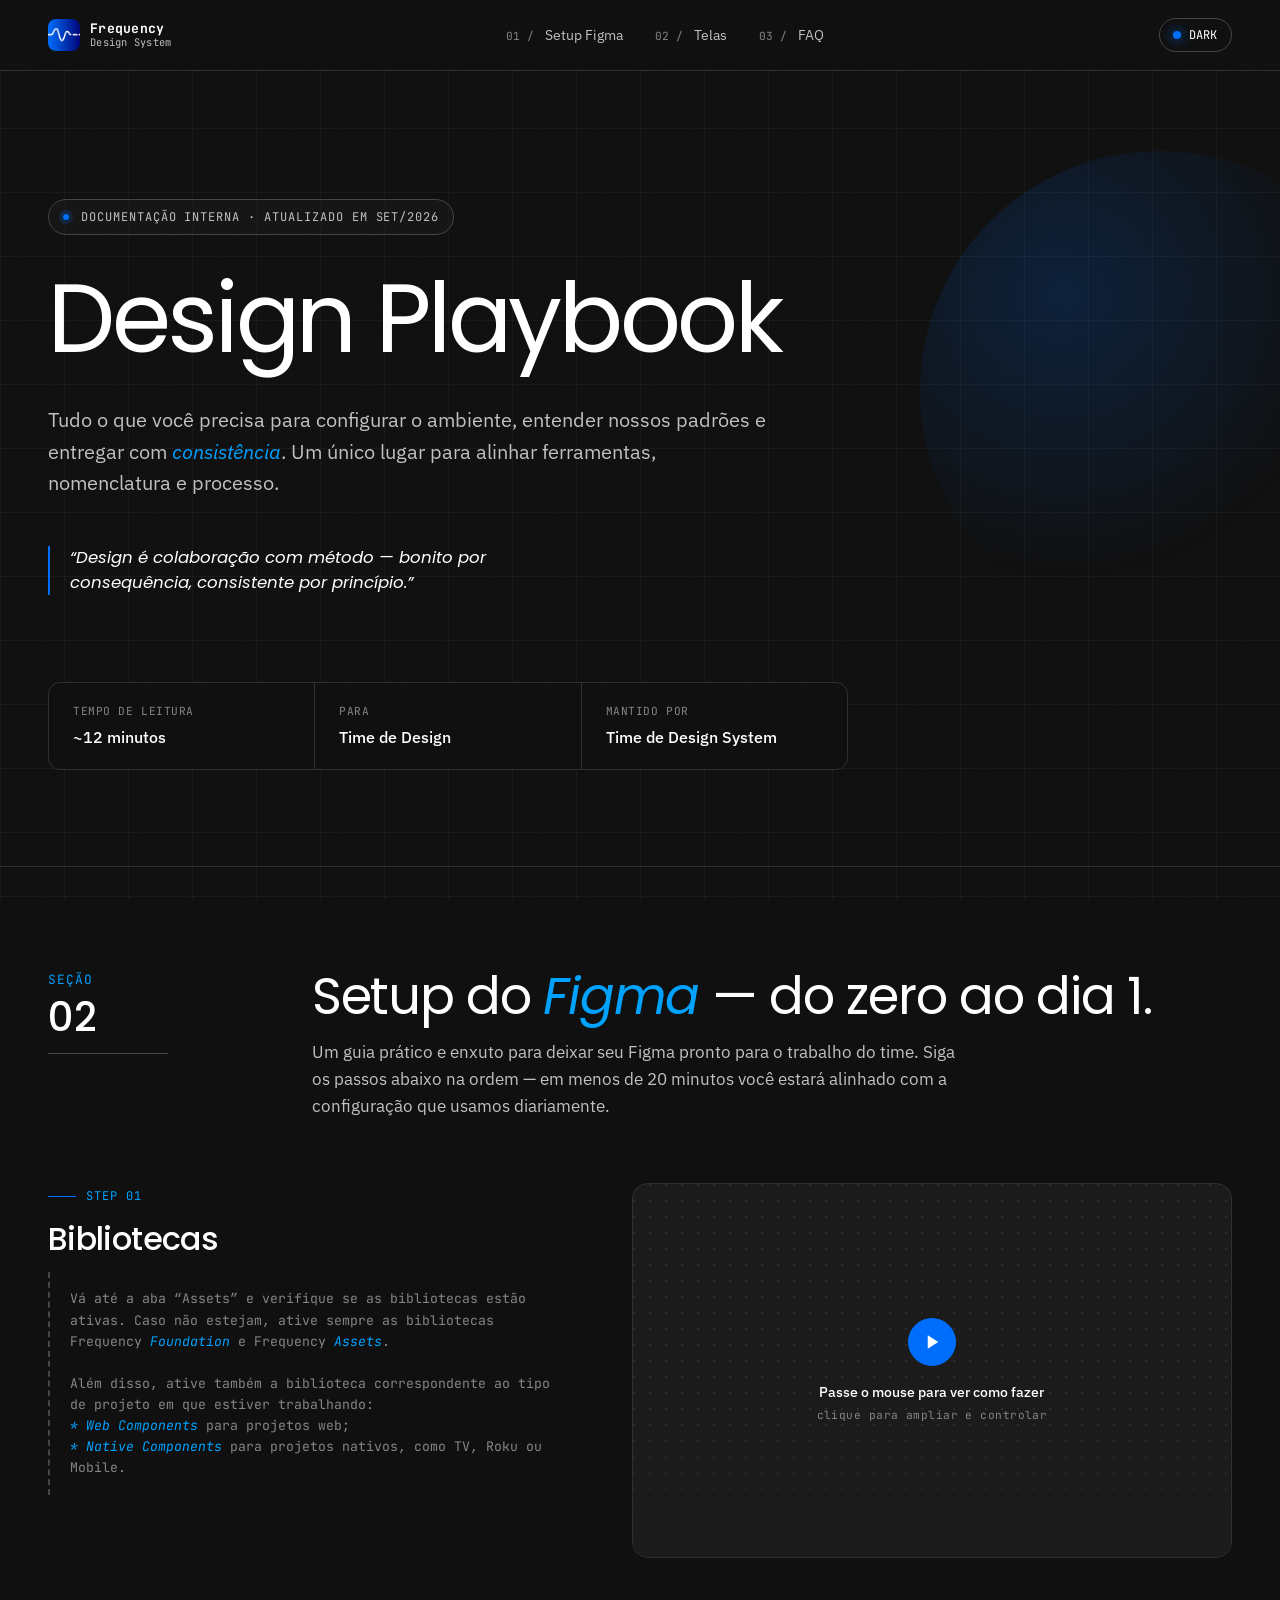
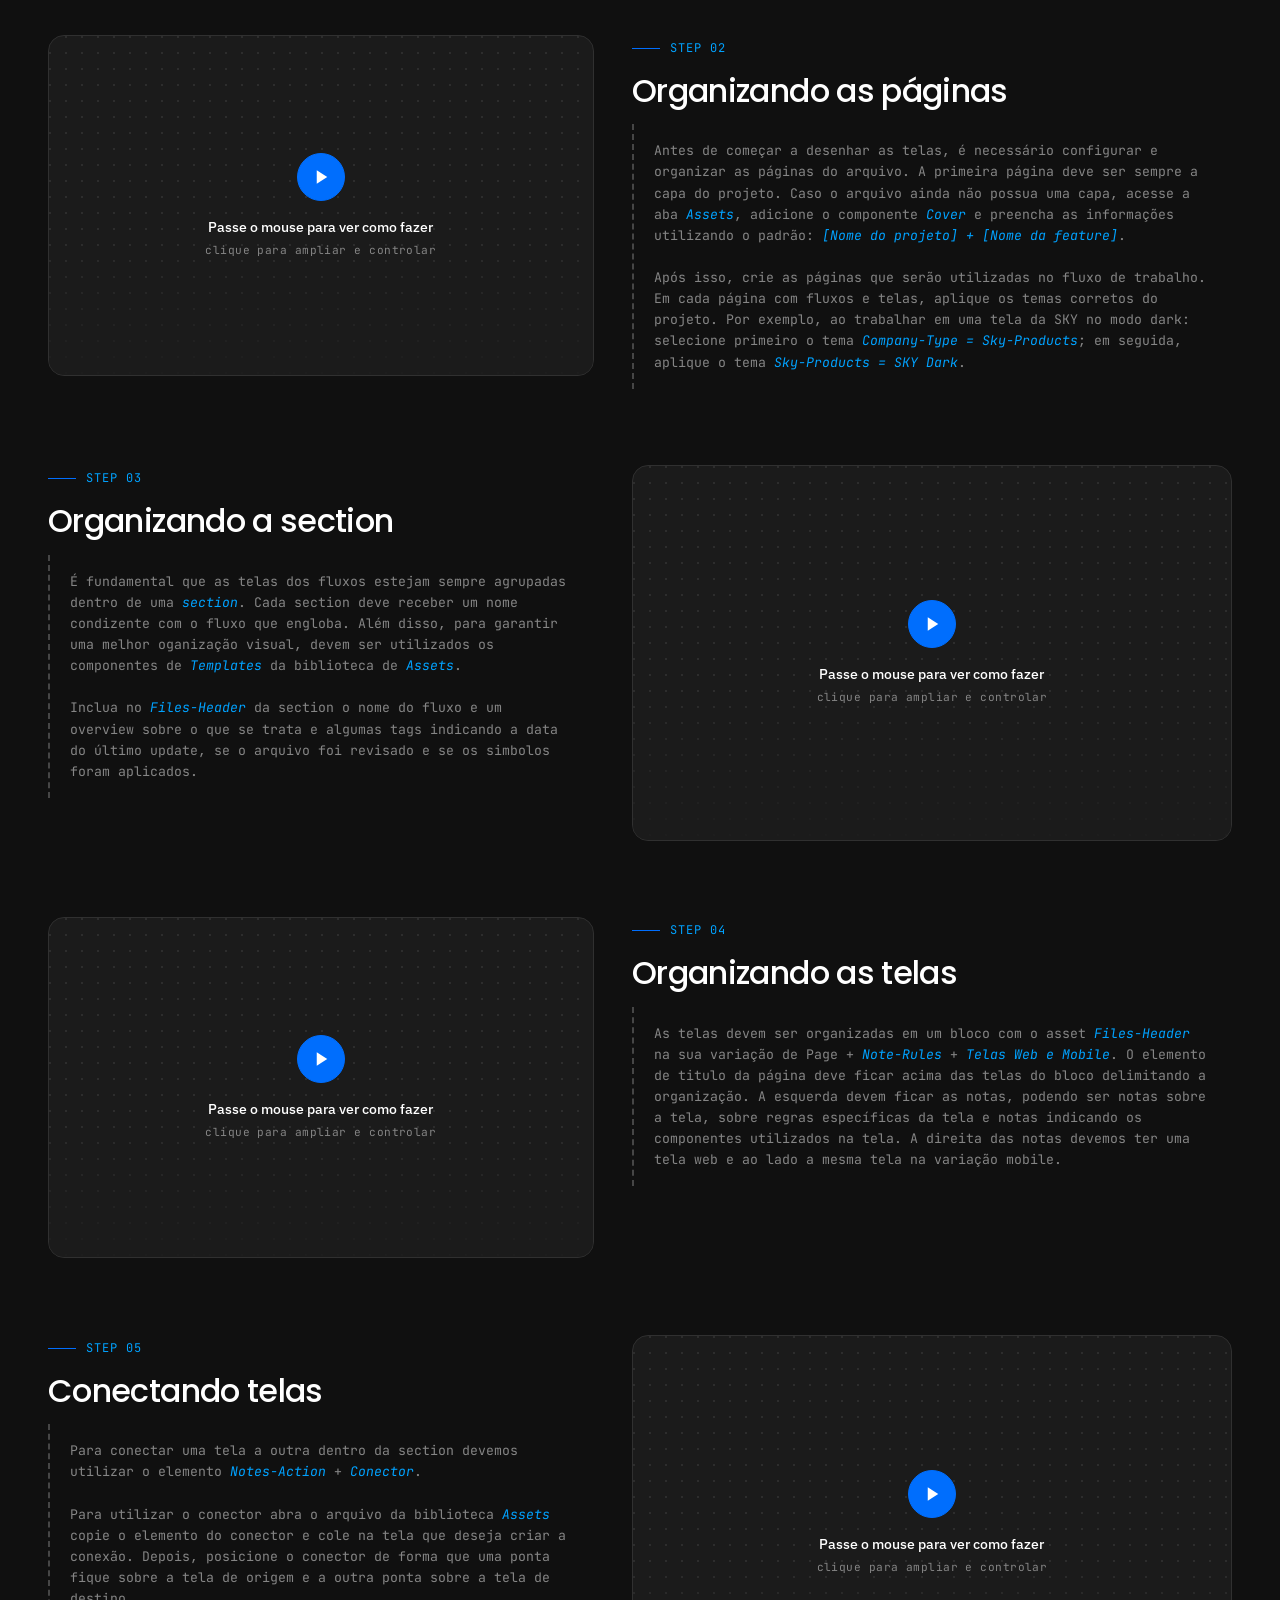
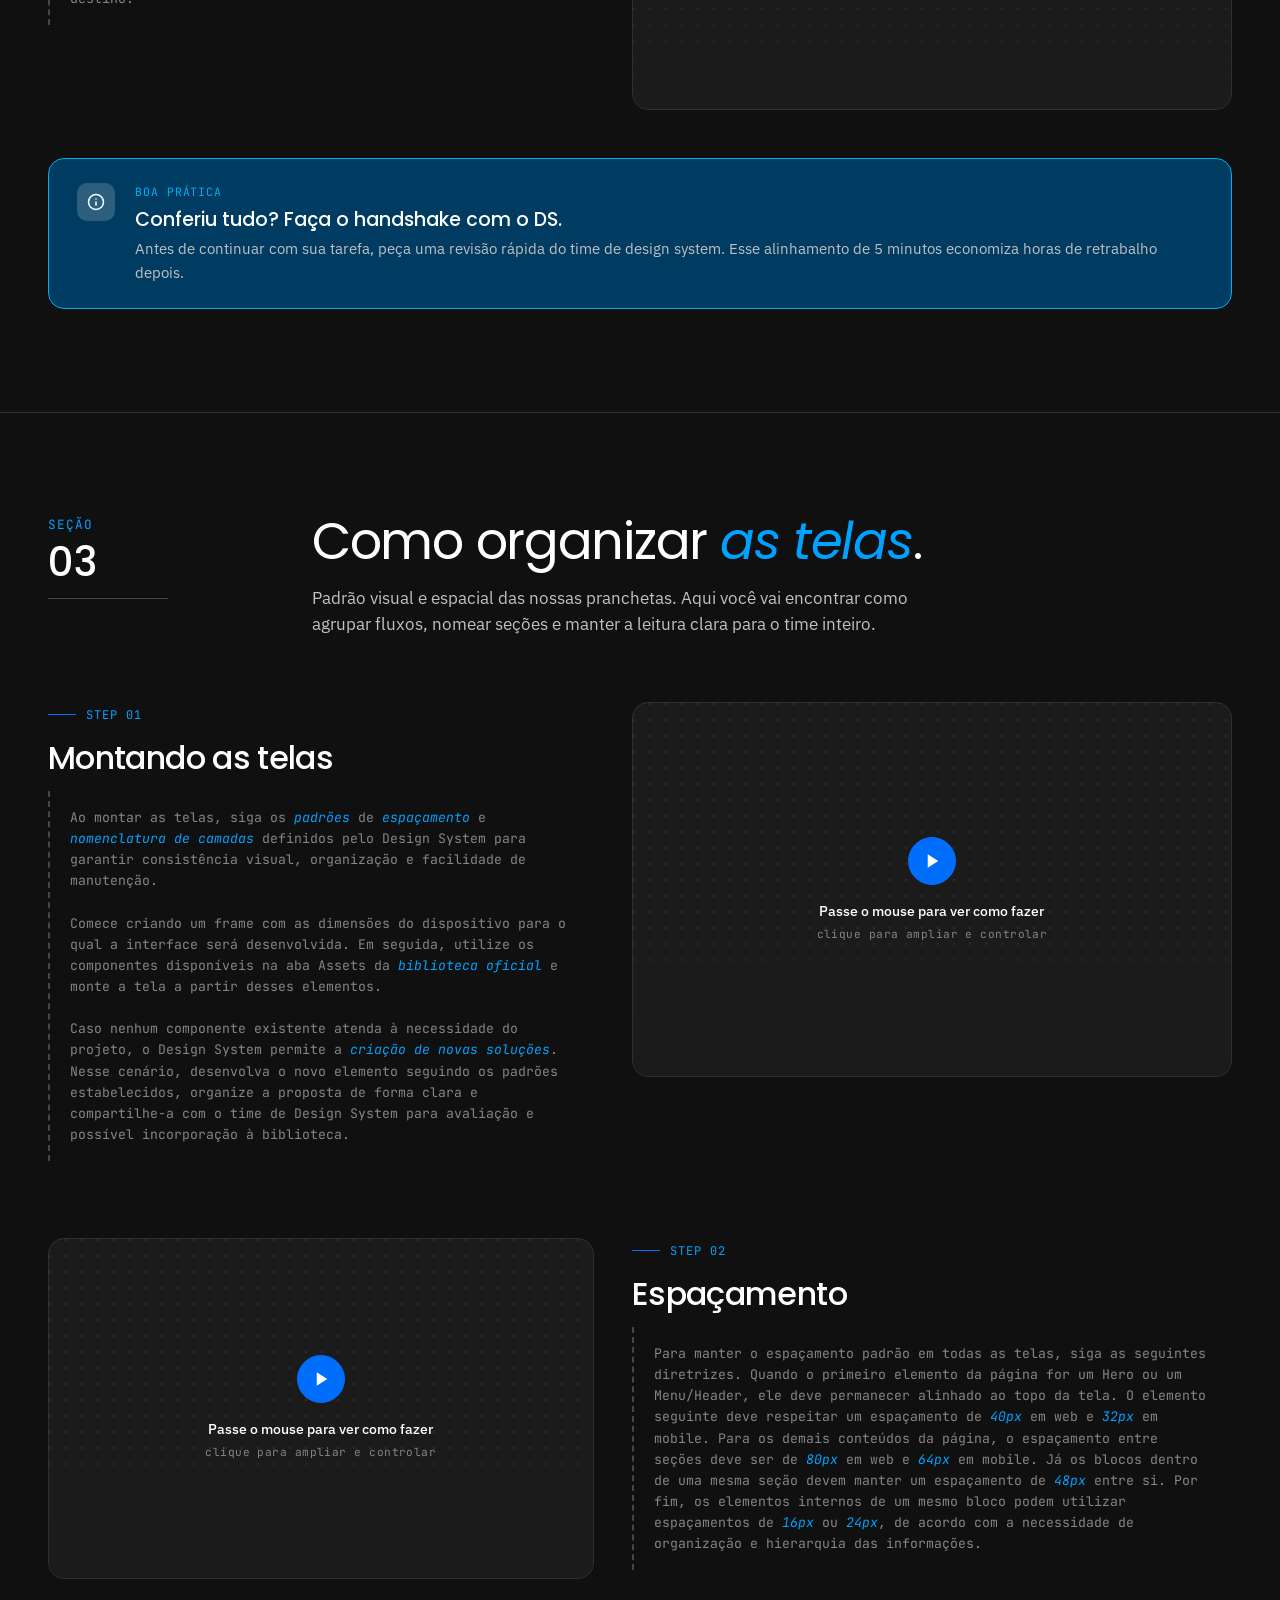
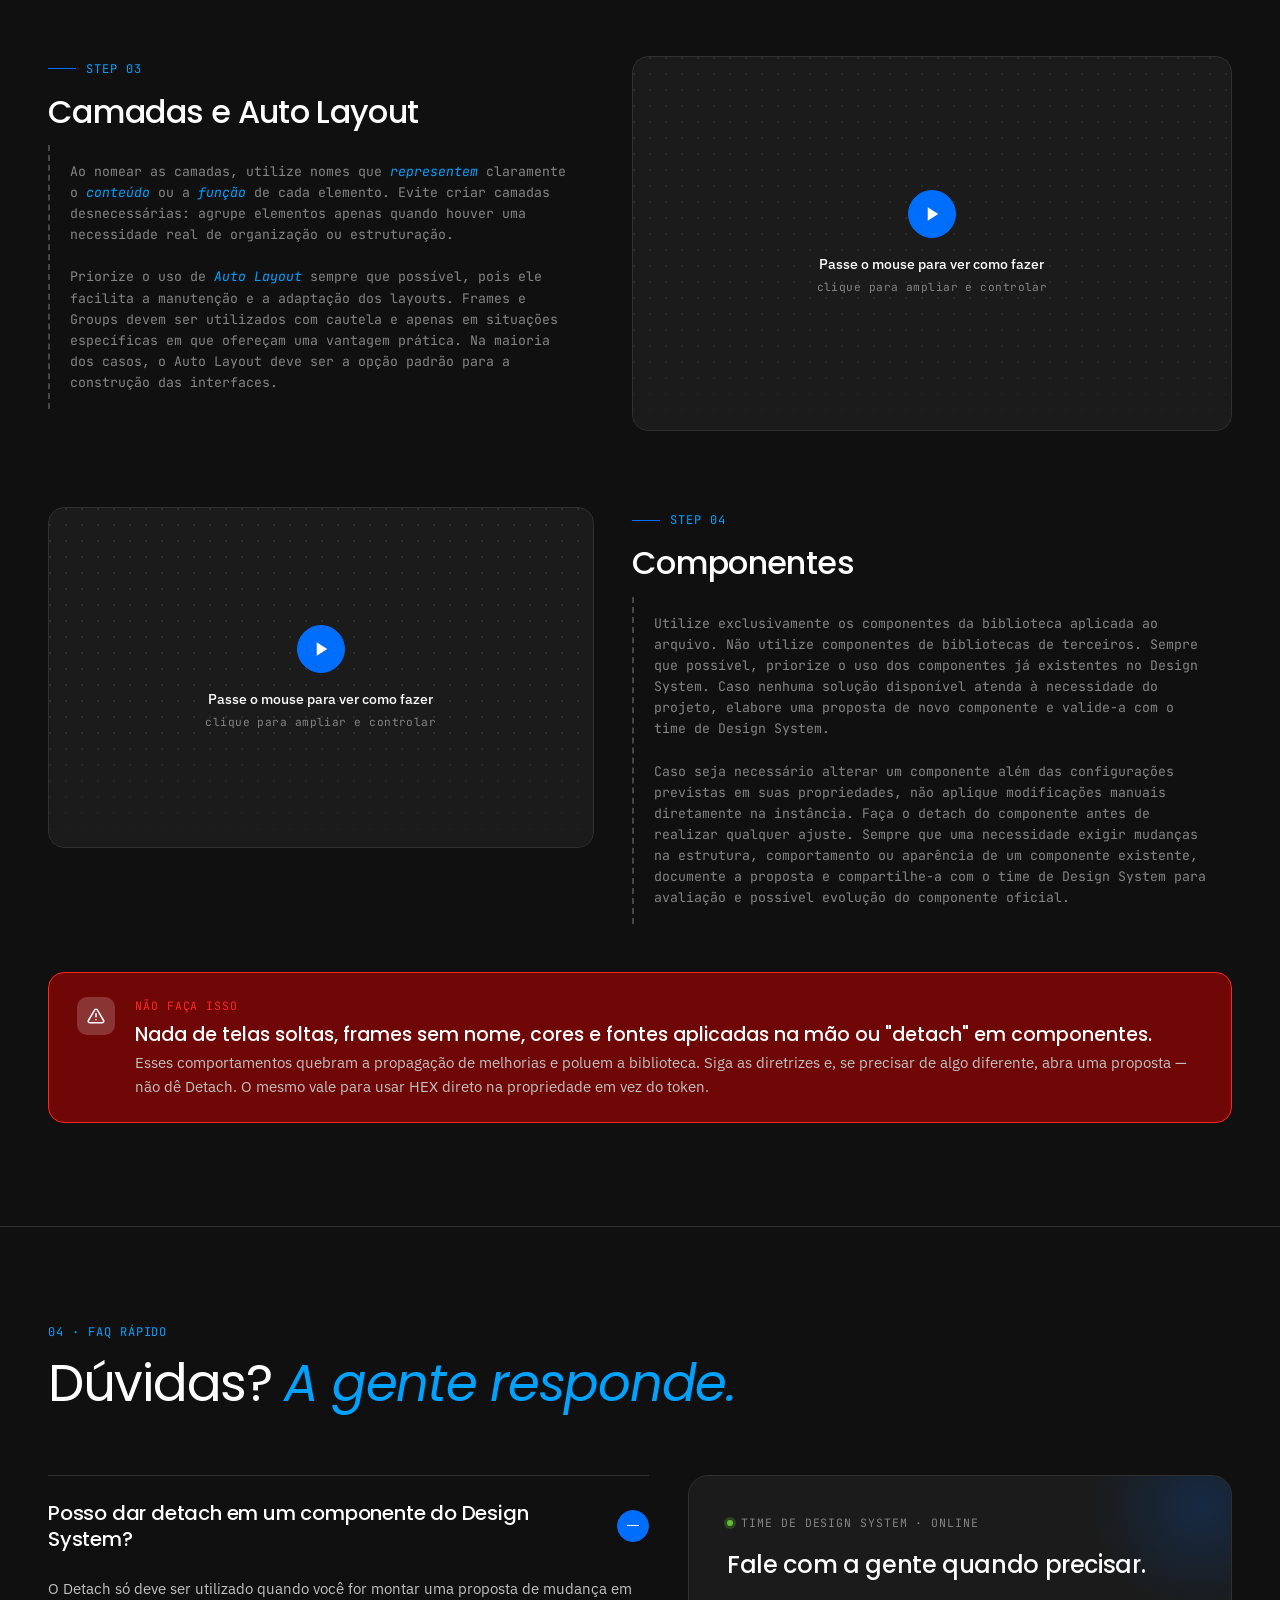
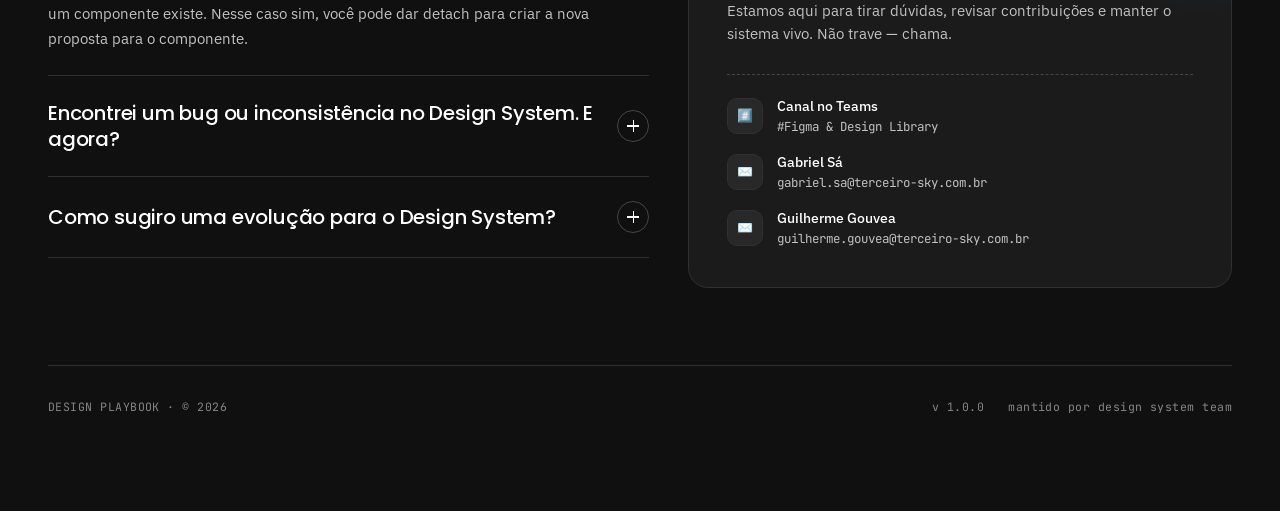
<file: index.html>
<!DOCTYPE html>
<html lang="pt-BR" data-theme="dark">
<head>
<meta charset="UTF-8" />
<meta name="viewport" content="width=device-width, initial-scale=1.0" />
<title>Design Playbook</title>
<link rel="preconnect" href="https://fonts.googleapis.com">
<link rel="preconnect" href="https://fonts.gstatic.com" crossorigin>
<link href="https://fonts.googleapis.com/css2?family=Poppins:ital,wght@0,300;0,400;0,500;0,600;0,700;1,400;1,500&family=IBM+Plex+Sans:ital,wght@0,300;0,400;0,500;0,600;0,700;1,400&family=JetBrains+Mono:wght@400..700&display=swap" rel="stylesheet">
<style>
  /* ============================================
     DESIGN TOKENS
     ============================================ */
  :root,
  [data-theme="dark"] {
    /* Neutral */
    --text-primary: #FFFFFF;
    --text-secondary: #C1C1C1;
    --text-disable: #858585;
    --text-active: #101010;
    --bg-primary: #101010;
    --bg-secondary: #1B1B1B;
    --bg-tertiary: #282828;
    --bg-disable: #303030;
    --bg-active: #FFFFFF;
    --hover-bg-primary: #1B1B1B;
    --hover-bg-secondary: #282828;
    --hover-bg-tertiary: #464646;
    --border-primary: #464646;
    --border-secondary: #303030;

    /* Main — Brand */
    --main-text: #00A2FF;
    --main-bg-primary: #006EFD;
    --main-bg-secondary: #00077A;
    --main-hover: #2837CD;
    --main-border: #006EFD;
    --main-brand: #006EFD;

    /* Complementary */
    --complementary-text: #A677D3;
    --complementary-bg-primary: #6A2BAF;
    --complementary-bg-secondary: #3D117A;
    --complementary-brand: #8139BE;

    /* Status */
    --success-text: #63BE36;
    --success-bg-primary: #448325;
    --success-bg-secondary: #204210;
    --warning-text: #FFC60B;
    --warning-bg-primary: #A68107;
    --warning-bg-secondary: #473802;
    --error-text: #FF2424;
    --error-bg-primary: #E81C24;
    --error-bg-secondary: #700707;
    --informative-text: #00AEEF;
    --informative-bg-primary: #077CC0;
    --informative-bg-secondary: #003B61;

    /* Avatar / Accents */
    --avatar-1: #253C75;
    --avatar-2: #448325;
    --avatar-3: #63BE36;
    --avatar-4: #F89C1B;
    --avatar-5: #E81C24;

    /* Analogous */
    --analogous-bg: #3F1F63;

    /* Theme-specific decorative */
    --grid-line: rgba(255, 255, 255, 0.04);
    --grid-line-strong: rgba(255, 255, 255, 0.08);
    --glow: rgba(0, 110, 253, 0.18);
    --noise-opacity: 0.025;
  }

  [data-theme="light"] {
    /* Neutral */
    --text-primary: #101010;
    --text-secondary: #646464;
    --text-disable: #A3A3A3;
    --text-active: #FFFFFF;
    --bg-primary: #FFFFFF;
    --bg-secondary: #F5F5F5;
    --bg-tertiary: #EBEBEB;
    --bg-disable: #DCDCDC;
    --bg-active: #101010;
    --hover-bg-primary: #F5F5F5;
    --hover-bg-secondary: #EBEBEB;
    --hover-bg-tertiary: #DCDCDC;
    --border-primary: #C1C1C1;
    --border-secondary: #DCDCDC;

    /* Main — Brand */
    --main-text: #006EFD;
    --main-bg-primary: #006EFD;
    --main-bg-secondary: #B9DEFF;
    --main-hover: #2837CD;
    --main-border: #006EFD;
    --main-brand: #006EFD;

    /* Complementary */
    --complementary-text: #7733B8;
    --complementary-bg-primary: #6A2BAF;
    --complementary-bg-secondary: #D8C6EC;
    --complementary-brand: #8139BE;

    /* Status */
    --success-text: #448325;
    --success-bg-primary: #448325;
    --success-bg-secondary: #D7F1C7;
    --warning-text: #A68107;
    --warning-bg-primary: #A68107;
    --warning-bg-secondary: #FEEDB4;
    --error-text: #E81C24;
    --error-bg-primary: #DA0707;
    --error-bg-secondary: #FFD1D1;
    --informative-text: #077CC0;
    --informative-bg-primary: #077CC0;
    --informative-bg-secondary: #B2EAFF;

    /* Avatar / Accents */
    --avatar-1: #253C75;
    --avatar-2: #448325;
    --avatar-3: #63BE36;
    --avatar-4: #F89C1B;
    --avatar-5: #E81C24;

    /* Analogous */
    --analogous-bg: #3F1F63;

    /* Theme-specific decorative */
    --grid-line: rgba(16, 16, 16, 0.05);
    --grid-line-strong: rgba(16, 16, 16, 0.10);
    --glow: rgba(0, 110, 253, 0.10);
    --noise-opacity: 0.04;
  }

  /* ============================================
     RESET & BASE
     ============================================ */
  *, *::before, *::after {
    box-sizing: border-box;
    margin: 0;
    padding: 0;
  }

  html {
    scroll-behavior: smooth;
    -webkit-font-smoothing: antialiased;
    -moz-osx-font-smoothing: grayscale;
  }

  body {
    font-family: 'IBM Plex Sans', system-ui, sans-serif;
    font-weight: 400;
    background: var(--bg-primary);
    color: var(--text-primary);
    line-height: 1.5;
    overflow-x: hidden;
    transition: background-color 0.4s ease, color 0.4s ease;
  }

  /* Subtle background grid */
  body::before {
    content: '';
    position: fixed;
    inset: 0;
    background-image:
      linear-gradient(to right, var(--grid-line) 1px, transparent 1px),
      linear-gradient(to bottom, var(--grid-line) 1px, transparent 1px);
    background-size: 64px 64px;
    pointer-events: none;
    z-index: 0;
  }

  /* Grain texture */
  body::after {
    content: '';
    position: fixed;
    inset: 0;
    background-image: url("data:image/svg+xml;utf8,<svg xmlns='http://www.w3.org/2000/svg' width='200' height='200'><filter id='n'><feTurbulence type='fractalNoise' baseFrequency='0.85' numOctaves='3'/></filter><rect width='100%25' height='100%25' filter='url(%23n)' opacity='1'/></svg>");
    opacity: var(--noise-opacity);
    pointer-events: none;
    z-index: 1;
    mix-blend-mode: overlay;
  }

  ::selection {
    background: var(--main-brand);
    color: #FFFFFF;
  }

  a { color: inherit; text-decoration: none; }
  button { font-family: inherit; cursor: pointer; border: none; background: none; color: inherit; }
  img { max-width: 100%; display: block; }

  /* ============================================
     LAYOUT
     ============================================ */
  .container {
    max-width: 1280px;
    margin-inline: auto;
    padding-inline: clamp(1.25rem, 4vw, 3rem);
    position: relative;
    z-index: 2;
  }

  .container--narrow {
    max-width: 980px;
  }

  /* ============================================
     TOP NAV
     ============================================ */
  .nav {
    position: sticky;
    top: 0;
    z-index: 100;
    backdrop-filter: blur(16px);
    -webkit-backdrop-filter: blur(16px);
    background: color-mix(in srgb, var(--bg-primary) 75%, transparent);
    border-bottom: 1px solid var(--border-secondary);
    transition: background-color 0.4s ease, border-color 0.4s ease;
  }

  .nav__inner {
    display: flex;
    align-items: center;
    justify-content: space-between;
    padding-block: 1.125rem;
  }

  .nav__brand {
    display: flex;
    align-items: center;
    gap: 0.625rem;
    font-family: 'JetBrains Mono', monospace;
    font-size: 0.825rem;
    letter-spacing: 0.02em;
    font-weight: 600;
  }

  .nav__brand img {
    width: 32px;
    height: 32px;
    border-radius: 8px;
    flex-shrink: 0;
    object-fit: contain;
  }

  .nav__brand-meta {
    display: flex;
    flex-direction: column;
    line-height: 1.1;
  }
  .nav__brand-meta small {
    font-size: 0.65rem;
    color: var(--text-secondary);
    font-weight: 400;
  }

  .nav__links {
    display: none;
    gap: 2rem;
    font-size: 0.875rem;
  }

  .nav__links a {
    color: var(--text-secondary);
    transition: color 0.2s ease;
    position: relative;
  }
  .nav__links a:hover { color: var(--text-primary); }
  .nav__links a::before {
    content: counter(navi, decimal-leading-zero) ' / ';
    font-family: 'JetBrains Mono', monospace;
    font-size: 0.7rem;
    color: var(--text-disable);
    margin-right: 0.35em;
  }
  .nav__links { counter-reset: navi 0; }
  .nav__links a { counter-increment: navi; }

  @media (min-width: 900px) {
    .nav__links { display: flex; }
  }

  .nav__actions {
    display: flex;
    align-items: center;
    gap: 0.75rem;
  }

  .theme-toggle {
    display: inline-flex;
    align-items: center;
    gap: 0.5rem;
    padding: 0.5rem 0.85rem;
    border: 1px solid var(--border-primary);
    border-radius: 999px;
    font-family: 'JetBrains Mono', monospace;
    font-size: 0.75rem;
    transition: all 0.2s ease;
    background: transparent;
  }
  .theme-toggle:hover {
    background: var(--hover-bg-secondary);
    border-color: var(--main-brand);
  }
  .theme-toggle__dot {
    width: 8px; height: 8px; border-radius: 50%;
    background: var(--main-brand);
    box-shadow: 0 0 12px var(--main-brand);
  }

  /* ============================================
     HERO
     ============================================ */
  .hero {
    position: relative;
    padding-top: clamp(4rem, 10vw, 8rem);
    padding-bottom: clamp(4rem, 8vw, 6rem);
    overflow: hidden;
  }

  .hero__inner {
    display: grid;
    gap: clamp(1.5rem, 3vw, 2.5rem);
  }

  .hero__eyebrow {
    display: inline-flex;
    align-items: center;
    gap: 0.75rem;
    font-family: 'JetBrains Mono', monospace;
    font-size: 0.75rem;
    letter-spacing: 0.08em;
    text-transform: uppercase;
    color: var(--text-secondary);
    padding: 0.5rem 0.875rem;
    border: 1px solid var(--border-primary);
    border-radius: 999px;
    width: max-content;
    background: color-mix(in srgb, var(--bg-secondary) 60%, transparent);
  }

  .hero__eyebrow::before {
    content: '';
    width: 6px; height: 6px;
    background: var(--main-brand);
    border-radius: 50%;
    box-shadow: 0 0 0 4px color-mix(in srgb, var(--main-brand) 18%, transparent);
    animation: pulse 2.4s ease-in-out infinite;
  }

  @keyframes pulse {
    0%, 100% { opacity: 1; transform: scale(1); }
    50% { opacity: 0.55; transform: scale(0.85); }
  }

  .hero__title {
    font-family: 'Poppins', sans-serif;
    font-weight: 400;
    font-size: clamp(2.75rem, 7.5vw, 6.5rem);
    line-height: 0.96;
    letter-spacing: -0.035em;
    max-width: 18ch;
  }

  .hero__title em {
    font-style: italic;
    font-weight: 400;
    color: var(--main-text);
  }

  .hero__subtitle {
    font-size: clamp(1.05rem, 1.6vw, 1.35rem);
    line-height: 1.55;
    color: var(--text-secondary);
    max-width: 60ch;
    font-weight: 400;
  }

  .hero__quote {
    margin-top: 0.5rem;
    padding-left: 1.25rem;
    border-left: 2px solid var(--main-brand);
    font-family: 'Poppins', sans-serif;
    font-style: italic;
    font-size: clamp(0.95rem, 1.3vw, 1.1rem);
    font-weight: 400;
    color: var(--text-primary);
    max-width: 50ch;
  }

  .hero__meta {
    display: grid;
    grid-template-columns: repeat(auto-fit, minmax(180px, 1fr));
    gap: 1px;
    background: var(--border-secondary);
    border: 1px solid var(--border-secondary);
    border-radius: 12px;
    overflow: hidden;
    margin-top: clamp(1.5rem, 4vw, 3rem);
    max-width: 800px;
  }

  .hero__meta-item {
    background: var(--bg-primary);
    padding: 1.25rem 1.5rem;
    display: flex;
    flex-direction: column;
    gap: 0.35rem;
  }

  .hero__meta-label {
    font-family: 'JetBrains Mono', monospace;
    font-size: 0.7rem;
    letter-spacing: 0.05em;
    text-transform: uppercase;
    color: var(--text-disable);
  }

  .hero__meta-value {
    font-family: 'IBM Plex Sans', sans-serif;
    font-size: 1rem;
    font-weight: 500;
    color: var(--text-primary);
  }

  /* decorative hero shape */
  .hero__deco {
    position: absolute;
    right: -120px;
    top: 80px;
    width: 480px;
    height: 480px;
    border-radius: 50%;
    background: radial-gradient(circle at 30% 30%, var(--glow), transparent 60%);
    pointer-events: none;
    z-index: 0;
  }

  /* ============================================
     SECTION SHELL
     ============================================ */
  .section {
    padding-block: clamp(4rem, 8vw, 7rem);
    position: relative;
    border-top: 1px solid var(--border-secondary);
  }

  .section__head {
    display: grid;
    grid-template-columns: 1fr;
    gap: 1.25rem;
    margin-bottom: clamp(2rem, 5vw, 4rem);
  }

  @media (min-width: 760px) {
    .section__head {
      grid-template-columns: minmax(160px, 200px) 1fr;
      gap: clamp(2rem, 5vw, 4rem);
    }
  }

  .section__number {
    font-family: 'JetBrains Mono', monospace;
    font-size: 0.8rem;
    letter-spacing: 0.08em;
    color: var(--main-text);
    display: flex;
    flex-direction: column;
    gap: 0.5rem;
  }
  .section__number-marker {
    font-size: 2.5rem;
    color: var(--text-primary);
    font-weight: 500;
    line-height: 1;
    font-family: 'Poppins', sans-serif;
  }
  .section__number-line {
    height: 1px;
    background: var(--border-primary);
    width: 60%;
    margin-top: 0.5rem;
  }

  .section__title {
    font-family: 'Poppins', sans-serif;
    font-weight: 400;
    font-size: clamp(1.85rem, 4vw, 3.25rem);
    line-height: 1.05;
    letter-spacing: -0.025em;
  }

  .section__title em {
    font-style: italic;
    color: var(--main-text);
  }

  .section__intro {
    font-size: clamp(1rem, 1.3vw, 1.125rem);
    line-height: 1.6;
    color: var(--text-secondary);
    max-width: 65ch;
    margin-top: 1rem;
  }

  /* ============================================
     STEPS LIST (Section 2 & 4)
     ============================================ */
  .steps {
    display: flex;
    flex-direction: column;
    gap: clamp(3rem, 6vw, 5rem);
    counter-reset: stepc;
  }

  .step {
    display: grid;
    grid-template-columns: 1fr;
    gap: clamp(1.5rem, 3vw, 2.5rem);
    align-items: start;
    counter-increment: stepc;
  }

  @media (min-width: 880px) {
    .step {
      grid-template-columns: minmax(0, 1fr) minmax(0, 1.1fr);
    }
    .step--reverse .step__text { order: 2; }
    .step--reverse .step__media { order: 1; }
  }

  .step__text {
    display: flex;
    flex-direction: column;
    gap: 1rem;
    padding-top: 0.25rem;
  }

  .step__index {
    font-family: 'JetBrains Mono', monospace;
    font-size: 0.75rem;
    letter-spacing: 0.08em;
    color: var(--main-text);
    display: flex;
    align-items: center;
    gap: 0.625rem;
  }
  .step__index::before {
    content: '';
    width: 28px;
    height: 1px;
    background: var(--main-brand);
  }
  .step__index::after {
    content: 'STEP ' counter(stepc, decimal-leading-zero);
  }

  .step__title {
    font-family: 'Poppins', sans-serif;
    font-weight: 500;
    font-size: clamp(1.5rem, 2.5vw, 2rem);
    line-height: 1.1;
    letter-spacing: -0.02em;
  }

  .step__body {
    color: var(--text-secondary);
    font-size: 1rem;
    line-height: 1.65;
  }

  .step__placeholder-text {
    padding: 1rem 1.25rem;
    border-left: 2px dashed var(--border-primary);
    color: var(--text-disable);
    font-family: 'JetBrains Mono', monospace;
    font-size: 0.825rem;
    line-height: 1.6;
  }

  .step__media {
    position: relative;
    aspect-ratio: 16 / 10;
    background: var(--bg-secondary);
    border: 1px solid var(--border-secondary);
    border-radius: 16px;
    overflow: hidden;
    display: block;
    color: var(--text-disable);
    font-family: 'JetBrains Mono', monospace;
    font-size: 0.8rem;
    transition: border-color 0.3s ease;
    background-image:
      radial-gradient(circle at 1px 1px, var(--grid-line-strong) 1px, transparent 0);
    background-size: 16px 16px;
  }

  .step__media::before {
    content: '';
    position: absolute;
    inset: 0;
    background: linear-gradient(180deg, transparent 60%, color-mix(in srgb, var(--bg-secondary) 90%, transparent));
    pointer-events: none;
  }

  .step__media-label {
    position: relative;
    z-index: 1;
    display: flex;
    flex-direction: column;
    align-items: center;
    gap: 0.625rem;
    color: var(--text-secondary);
  }

  .step__media-label-icon {
    width: 44px;
    height: 44px;
    border-radius: 50%;
    background: var(--bg-tertiary);
    border: 1px solid var(--border-primary);
    display: grid;
    place-items: center;
    font-size: 1.1rem;
  }

  .step__media-corner {
    position: absolute;
    top: 0.875rem;
    left: 0.875rem;
    font-family: 'JetBrains Mono', monospace;
    font-size: 0.7rem;
    color: var(--text-disable);
    z-index: 1;
    background: color-mix(in srgb, var(--bg-primary) 70%, transparent);
    padding: 0.25rem 0.5rem;
    border-radius: 4px;
    border: 1px solid var(--border-secondary);
  }

  /* GIF on hover */
  .step__media--gif {
    cursor: pointer;
  }

  .step__media--gif .step__media-img {
    position: absolute;
    inset: 0;
    width: 100%;
    height: 100%;
    object-fit: contain;
    opacity: 0;
    transition: opacity 0.2s;
  }

  .step__media--gif.is-playing .step__media-img {
    opacity: 1;
  }

  .step__media-gif-hint {
    position: absolute;
    inset: 0;
    display: flex;
    flex-direction: column;
    align-items: center;
    justify-content: center;
    gap: 1rem;
    pointer-events: none;
    z-index: 2;
    transition: opacity 0.2s;
    padding: 1.5rem;
  }

  .step__media-gif-hint__icon {
    width: 48px;
    height: 48px;
    border-radius: 50%;
    background: var(--main-bg-primary);
    border: 1px solid var(--main-border);
    display: grid;
    place-items: center;
    flex-shrink: 0;
  }

  .step__media-gif-hint__icon svg {
    width: 18px;
    height: 18px;
    margin-left: 2px;
  }

  .step__media-gif-hint__text {
    display: flex;
    flex-direction: column;
    align-items: center;
    gap: 0.25rem;
    text-align: center;
  }

  .step__media-gif-hint__label {
    font-family: 'IBM Plex Sans', sans-serif;
    font-size: 0.875rem;
    font-weight: 500;
    color: var(--text-primary);
  }

  .step__media-gif-hint__sub {
    font-family: 'JetBrains Mono', monospace;
    font-size: 0.7rem;
    color: var(--text-disable);
    letter-spacing: 0.04em;
  }

  .step__media--gif:hover .step__media-gif-hint,
  .step__media--gif.is-playing .step__media-gif-hint {
    opacity: 0;
  }

  /* Expand affordance */
  .step__media-expand {
    position: absolute;
    top: 0.875rem;
    right: 0.875rem;
    z-index: 3;
    width: 34px;
    height: 34px;
    border-radius: 9px;
    display: grid;
    place-items: center;
    background: color-mix(in srgb, var(--bg-primary) 78%, transparent);
    border: 1px solid var(--border-primary);
    color: var(--text-secondary);
    backdrop-filter: blur(8px);
    -webkit-backdrop-filter: blur(8px);
    opacity: 0;
    transform: scale(0.9);
    transition: opacity 0.25s ease, transform 0.25s ease, border-color 0.25s ease, color 0.25s ease;
    pointer-events: none;
  }

  .step__media-expand svg {
    width: 15px;
    height: 15px;
    stroke: currentColor;
    fill: none;
    stroke-width: 2;
    stroke-linecap: round;
    stroke-linejoin: round;
  }

  .step__media--gif:hover .step__media-expand,
  .step__media--gif:focus-visible .step__media-expand {
    opacity: 1;
    transform: scale(1);
    color: var(--text-primary);
    border-color: var(--main-border);
  }

  .step__media--gif:focus-visible {
    outline: 2px solid var(--main-brand);
    outline-offset: 3px;
  }

  /* ============================================
     GIF PLAYER MODAL
     ============================================ */
  .gp {
    position: fixed;
    inset: 0;
    z-index: 1000;
    display: none;
    align-items: center;
    justify-content: center;
    padding: clamp(1rem, 3vw, 2.5rem);
  }

  .gp.is-open { display: flex; }

  .gp__backdrop {
    position: absolute;
    inset: 0;
    background: color-mix(in srgb, var(--bg-primary) 82%, transparent);
    backdrop-filter: blur(14px);
    -webkit-backdrop-filter: blur(14px);
    animation: gpFade 0.28s ease;
  }

  @keyframes gpFade {
    from { opacity: 0; }
    to { opacity: 1; }
  }

  @keyframes gpRise {
    from { opacity: 0; transform: translateY(18px) scale(0.985); }
    to { opacity: 1; transform: none; }
  }

  .gp__dialog {
    position: relative;
    z-index: 1;
    width: min(1120px, 100%);
    height: 100%;
    max-height: 100%;
    /* Without these, the flex "automatic minimum size" lets the canvas'
       intrinsic 1366px width blow the dialog past its max width. */
    min-width: 0;
    min-height: 0;
    display: flex;
    flex-direction: column;
    overflow: hidden;
    background: var(--bg-secondary);
    border: 1px solid var(--border-primary);
    border-radius: 20px;
    box-shadow: 0 32px 80px -20px rgba(0, 0, 0, 0.55);
    animation: gpRise 0.34s cubic-bezier(0.16, 1, 0.3, 1);
  }

  .gp__head {
    display: flex;
    align-items: center;
    justify-content: space-between;
    gap: 1rem;
    padding: 1rem 1.25rem;
    border-bottom: 1px solid var(--border-secondary);
    flex-shrink: 0;
  }

  .gp__head-text {
    display: flex;
    flex-direction: column;
    gap: 0.15rem;
    min-width: 0;
  }

  .gp__title {
    font-family: 'Poppins', sans-serif;
    font-weight: 500;
    font-size: 1rem;
    line-height: 1.25;
    color: var(--text-primary);
    white-space: nowrap;
    overflow: hidden;
    text-overflow: ellipsis;
  }

  .gp__file {
    font-family: 'JetBrains Mono', monospace;
    font-size: 0.7rem;
    color: var(--text-disable);
    letter-spacing: 0.03em;
  }

  .gp__close {
    width: 36px;
    height: 36px;
    border-radius: 10px;
    display: grid;
    place-items: center;
    border: 1px solid var(--border-primary);
    color: var(--text-secondary);
    background: transparent;
    transition: all 0.2s ease;
    flex-shrink: 0;
  }

  .gp__close:hover {
    background: var(--hover-bg-tertiary);
    color: var(--text-primary);
    border-color: var(--main-border);
  }

  .gp__close svg {
    width: 16px; height: 16px;
    stroke: currentColor; fill: none;
    stroke-width: 2; stroke-linecap: round;
  }

  /* `hidden` must win over the display rules below */
  .gp [hidden] { display: none !important; }

  .gp__stage {
    position: relative;
    flex: 1 1 auto;
    min-height: 0;
    min-width: 0;
    overflow: hidden;
    display: flex;
    align-items: center;
    justify-content: center;
    padding: clamp(0.75rem, 2vw, 1.5rem);
    background:
      radial-gradient(circle at 1px 1px, var(--grid-line-strong) 1px, transparent 0)
      var(--bg-primary);
    background-size: 16px 16px;
  }

  .gp__canvas {
    display: block;
    flex: 0 1 auto;
    min-width: 0;
    min-height: 0;
    max-width: 100%;
    max-height: 100%;
    width: auto;
    height: auto;
    object-fit: contain;
    border-radius: 10px;
    image-rendering: -webkit-optimize-contrast;
  }

  .gp__fallback-img {
    display: block;
    flex: 0 1 auto;
    min-height: 0;
    max-width: 100%;
    max-height: 100%;
    width: auto;
    height: auto;
    object-fit: contain;
    border-radius: 10px;
  }

  .gp__state {
    flex: 1 1 auto;
    align-self: stretch;
    display: flex;
    flex-direction: column;
    align-items: center;
    justify-content: center;
    gap: 1rem;
    min-height: 0;
    min-width: 0;
    overflow: hidden;
    text-align: center;
    color: var(--text-secondary);
    font-size: 0.9rem;
  }

  .gp__spinner {
    width: 30px;
    height: 30px;
    border-radius: 50%;
    border: 2px solid var(--border-primary);
    border-top-color: var(--main-brand);
    animation: gpSpin 0.7s linear infinite;
    flex-shrink: 0;
  }

  @keyframes gpSpin { to { transform: rotate(360deg); } }

  .gp__note {
    font-family: 'JetBrains Mono', monospace;
    font-size: 0.72rem;
    color: var(--text-disable);
    max-width: 62ch;
    line-height: 1.7;
    flex-shrink: 0;
  }

  .gp__note b {
    color: var(--main-text);
    font-weight: 400;
  }

  .gp__note-title {
    font-family: 'IBM Plex Sans', sans-serif;
    font-size: 0.85rem;
    font-weight: 500;
    color: var(--text-primary);
    margin-bottom: 0.35rem;
  }

  .gp__fallback-actions {
    display: flex;
    gap: 0.5rem;
    flex-shrink: 0;
  }

  /* ---- Controls ---- */
  .gp__controls {
    flex-shrink: 0;
    border-top: 1px solid var(--border-secondary);
    padding: 1rem 1.25rem 1.125rem;
    display: flex;
    flex-direction: column;
    gap: 0.875rem;
    background: var(--bg-secondary);
  }

  .gp__controls[hidden] { display: none; }

  /* Timeline */
  .gp__timeline {
    display: flex;
    align-items: center;
    gap: 0.875rem;
  }

  .gp__time {
    font-family: 'JetBrains Mono', monospace;
    font-size: 0.72rem;
    color: var(--text-secondary);
    letter-spacing: 0.03em;
    flex-shrink: 0;
    min-width: 6.5ch;
  }
  .gp__time--end { text-align: right; color: var(--text-disable); }

  .gp__scrub {
    -webkit-appearance: none;
    appearance: none;
    flex: 1;
    height: 22px;
    background: transparent;
    cursor: pointer;
    margin: 0;
  }

  .gp__scrub::-webkit-slider-runnable-track {
    height: 6px;
    border-radius: 999px;
    background: linear-gradient(
      to right,
      var(--main-brand) 0%,
      var(--main-brand) var(--gp-progress, 0%),
      var(--bg-tertiary) var(--gp-progress, 0%),
      var(--bg-tertiary) 100%
    );
    border: 1px solid var(--border-secondary);
  }

  .gp__scrub::-moz-range-track {
    height: 6px;
    border-radius: 999px;
    background: linear-gradient(
      to right,
      var(--main-brand) 0%,
      var(--main-brand) var(--gp-progress, 0%),
      var(--bg-tertiary) var(--gp-progress, 0%),
      var(--bg-tertiary) 100%
    );
    border: 1px solid var(--border-secondary);
  }

  .gp__scrub::-webkit-slider-thumb {
    -webkit-appearance: none;
    appearance: none;
    width: 15px;
    height: 15px;
    border-radius: 50%;
    background: var(--bg-active);
    border: 3px solid var(--main-brand);
    margin-top: -5.5px;
    transition: transform 0.15s ease;
  }

  .gp__scrub::-moz-range-thumb {
    width: 15px;
    height: 15px;
    border-radius: 50%;
    background: var(--bg-active);
    border: 3px solid var(--main-brand);
    transition: transform 0.15s ease;
  }

  .gp__scrub:hover::-webkit-slider-thumb { transform: scale(1.18); }
  .gp__scrub:hover::-moz-range-thumb { transform: scale(1.18); }
  .gp__scrub:focus-visible { outline: 2px solid var(--main-brand); outline-offset: 4px; border-radius: 999px; }

  /* Buttons row */
  .gp__buttons {
    display: flex;
    align-items: center;
    justify-content: space-between;
    gap: 1rem;
    flex-wrap: wrap;
  }

  .gp__group {
    display: flex;
    align-items: center;
    gap: 0.5rem;
  }

  .gp__btn {
    height: 38px;
    min-width: 38px;
    padding: 0 0.7rem;
    border-radius: 10px;
    border: 1px solid var(--border-primary);
    background: transparent;
    color: var(--text-secondary);
    display: inline-flex;
    align-items: center;
    justify-content: center;
    gap: 0.45rem;
    font-family: 'JetBrains Mono', monospace;
    font-size: 0.72rem;
    letter-spacing: 0.04em;
    transition: all 0.2s ease;
  }

  .gp__btn:hover:not(:disabled) {
    background: var(--hover-bg-tertiary);
    color: var(--text-primary);
    border-color: var(--main-border);
  }

  .gp__btn:disabled { opacity: 0.4; cursor: not-allowed; }

  .gp__btn svg {
    width: 14px; height: 14px;
    stroke: currentColor; fill: none;
    stroke-width: 2; stroke-linecap: round; stroke-linejoin: round;
  }

  .gp__btn--play {
    background: var(--main-bg-primary);
    border-color: var(--main-border);
    color: #FFFFFF;
    min-width: 96px;
  }
  .gp__btn--play:hover:not(:disabled) {
    background: var(--main-hover);
    border-color: var(--main-hover);
    color: #FFFFFF;
  }
  .gp__btn--play svg { fill: currentColor; stroke: none; }

  .gp__counter {
    font-family: 'JetBrains Mono', monospace;
    font-size: 0.72rem;
    color: var(--text-disable);
    letter-spacing: 0.04em;
    padding-left: 0.25rem;
  }
  .gp__counter strong {
    color: var(--text-primary);
    font-weight: 500;
  }

  .gp__speed {
    display: flex;
    border: 1px solid var(--border-primary);
    border-radius: 10px;
    overflow: hidden;
  }

  .gp__speed-btn {
    height: 36px;
    padding: 0 0.65rem;
    font-family: 'JetBrains Mono', monospace;
    font-size: 0.7rem;
    color: var(--text-secondary);
    background: transparent;
    border-right: 1px solid var(--border-primary);
    transition: all 0.18s ease;
  }
  .gp__speed-btn:last-child { border-right: none; }
  .gp__speed-btn:hover { background: var(--hover-bg-tertiary); color: var(--text-primary); }
  .gp__speed-btn.is-active {
    background: var(--main-bg-primary);
    color: #FFFFFF;
  }

  .gp__hint {
    font-family: 'JetBrains Mono', monospace;
    font-size: 0.66rem;
    color: var(--text-disable);
    letter-spacing: 0.03em;
  }
  .gp__hint kbd {
    font-family: inherit;
    background: var(--bg-tertiary);
    border: 1px solid var(--border-secondary);
    border-radius: 4px;
    padding: 0.1em 0.4em;
    color: var(--text-secondary);
  }

  @media (max-width: 720px) {
    .gp__buttons { justify-content: center; }
    .gp__hint { display: none; }
    .gp__dialog { border-radius: 16px; }
  }

  /* ============================================
     CAROUSEL
     ============================================ */
  .carousel__track {
    display: flex;
    width: 100%;
    height: 100%;
    transition: transform 0.45s cubic-bezier(0.4, 0, 0.2, 1);
    will-change: transform;
  }

  .carousel__slide {
    min-width: 100%;
    height: 100%;
    display: grid;
    place-items: center;
    position: relative;
    flex-shrink: 0;
  }

  .carousel__btn {
    position: absolute;
    top: 50%;
    transform: translateY(-50%);
    z-index: 3;
    width: 36px;
    height: 36px;
    border-radius: 50%;
    background: color-mix(in srgb, var(--bg-primary) 70%, transparent);
    border: 1px solid var(--border-primary);
    display: grid;
    place-items: center;
    color: var(--text-secondary);
    transition: all 0.2s ease;
    backdrop-filter: blur(8px);
    -webkit-backdrop-filter: blur(8px);
  }

  .carousel__btn:hover {
    background: var(--bg-tertiary);
    border-color: var(--main-brand);
    color: var(--text-primary);
  }

  .carousel__btn--prev { left: 0.75rem; }
  .carousel__btn--next { right: 0.75rem; }

  .carousel__btn svg {
    width: 16px;
    height: 16px;
    stroke: currentColor;
    stroke-width: 2;
    stroke-linecap: round;
    stroke-linejoin: round;
    fill: none;
  }

  .carousel__dots {
    position: absolute;
    bottom: 0.875rem;
    left: 50%;
    transform: translateX(-50%);
    display: flex;
    gap: 0.5rem;
    z-index: 3;
  }

  .carousel__dot {
    width: 6px;
    height: 6px;
    border-radius: 50%;
    background: var(--text-disable);
    border: none;
    padding: 0;
    cursor: pointer;
    transition: all 0.25s ease;
  }

  .carousel__dot--active {
    background: var(--main-brand);
    width: 18px;
    border-radius: 3px;
    box-shadow: 0 0 8px var(--main-brand);
  }

  /* ============================================
     SECTION 03 — Guidelines (cards)
     ============================================ */
  .guidelines {
    display: grid;
    gap: 1.25rem;
    grid-template-columns: 1fr;
  }
  @media (min-width: 760px) {
    .guidelines { grid-template-columns: repeat(3, 1fr); }
  }

  .gl-card {
    border: 1px solid var(--border-secondary);
    background: var(--bg-secondary);
    border-radius: 18px;
    padding: clamp(1.5rem, 2.5vw, 2rem);
    display: flex;
    flex-direction: column;
    gap: 1rem;
    position: relative;
    transition: border-color 0.3s ease, transform 0.3s ease;
  }
  .gl-card:hover {
    border-color: var(--main-brand);
    transform: translateY(-2px);
  }

  .gl-card__number {
    font-family: 'JetBrains Mono', monospace;
    font-size: 0.7rem;
    letter-spacing: 0.08em;
    color: var(--text-disable);
  }

  .gl-card__title {
    font-family: 'Poppins', sans-serif;
    font-size: 1.4rem;
    font-weight: 500;
    line-height: 1.15;
    letter-spacing: -0.015em;
  }

  .gl-card__body {
    color: var(--text-secondary);
    font-size: 0.95rem;
    line-height: 1.6;
  }

  .gl-card__list {
    list-style: none;
    display: flex;
    flex-direction: column;
    gap: 0.6rem;
    font-size: 0.92rem;
    color: var(--text-secondary);
    margin-top: 0.5rem;
  }
  .gl-card__list li {
    display: flex;
    gap: 0.625rem;
    align-items: flex-start;
    line-height: 1.5;
  }
  .gl-card__list li::before {
    content: '→';
    color: var(--main-brand);
    font-family: 'JetBrains Mono', monospace;
    flex-shrink: 0;
    margin-top: 0.05em;
  }

  .gl-card__list li strong {
    color: var(--text-primary);
    font-weight: 600;
  }

  /* code chips */
  .code-chip {
    font-family: 'JetBrains Mono', monospace;
    font-size: 0.82em;
    background: var(--bg-tertiary);
    padding: 0.1em 0.45em;
    border-radius: 4px;
    border: 1px solid var(--border-secondary);
    color: var(--main-text);
    white-space: nowrap;
  }

  /* Naming table */
  .naming {
    margin-top: clamp(2rem, 4vw, 3rem);
    border: 1px solid var(--border-secondary);
    border-radius: 18px;
    overflow: hidden;
    background: var(--bg-secondary);
  }

  .naming__head {
    display: grid;
    grid-template-columns: 1fr 1fr;
    padding: 1rem 1.5rem;
    border-bottom: 1px solid var(--border-secondary);
    font-family: 'JetBrains Mono', monospace;
    font-size: 0.72rem;
    letter-spacing: 0.08em;
    text-transform: uppercase;
    color: var(--text-disable);
  }
  .naming__row {
    display: grid;
    grid-template-columns: 1fr 1fr;
    border-top: 1px solid var(--border-secondary);
  }
  .naming__row:first-child { border-top: none; }

  .naming__cell {
    padding: 1.25rem 1.5rem;
    display: flex;
    align-items: center;
    gap: 0.625rem;
    font-family: 'JetBrains Mono', monospace;
    font-size: 0.875rem;
    border-right: 1px solid var(--border-secondary);
  }
  .naming__cell:last-child { border-right: none; }

  .naming__cell--good { color: var(--success-text); }
  .naming__cell--bad { color: var(--error-text); text-decoration: line-through; text-decoration-color: color-mix(in srgb, var(--error-text) 50%, transparent); }

  .naming__cell-tag {
    display: inline-flex;
    align-items: center;
    gap: 0.35rem;
    font-family: 'IBM Plex Sans', sans-serif;
    font-size: 0.7rem;
    letter-spacing: 0.04em;
    text-transform: uppercase;
    padding: 0.2rem 0.5rem;
    border-radius: 999px;
    border: 1px solid;
  }
  .naming__cell-tag--good {
    color: var(--success-text);
    border-color: var(--success-text);
    background: var(--success-bg-secondary);
  }
  .naming__cell-tag--bad {
    color: var(--error-text);
    border-color: var(--error-text);
    background: var(--error-bg-secondary);
  }

  /* File pages organization */
  .file-pages {
    margin-top: clamp(2rem, 4vw, 3rem);
    display: grid;
    grid-template-columns: 1fr;
    gap: 1rem;
  }
  @media (min-width: 700px) {
    .file-pages { grid-template-columns: 280px 1fr; }
  }

  .file-pages__intro {
    color: var(--text-secondary);
    font-size: 0.95rem;
    line-height: 1.6;
  }
  .file-pages__intro h4 {
    font-family: 'Poppins', sans-serif;
    font-weight: 500;
    font-size: 1.3rem;
    color: var(--text-primary);
    margin-bottom: 0.75rem;
  }

  .file-pages__list {
    list-style: none;
    display: flex;
    flex-direction: column;
    border: 1px solid var(--border-secondary);
    border-radius: 14px;
    overflow: hidden;
    background: var(--bg-secondary);
    font-family: 'JetBrains Mono', monospace;
    font-size: 0.9rem;
  }

  .file-pages__list li {
    display: flex;
    align-items: center;
    gap: 0.875rem;
    padding: 0.95rem 1.25rem;
    border-bottom: 1px solid var(--border-secondary);
    transition: background-color 0.2s ease;
  }
  .file-pages__list li:last-child { border-bottom: none; }
  .file-pages__list li:hover { background: var(--bg-tertiary); }

  .file-pages__emoji {
    font-size: 1.05rem;
    width: 24px;
    text-align: center;
  }

  .file-pages__name {
    color: var(--text-primary);
    flex: 1;
  }

  .file-pages__purpose {
    color: var(--text-disable);
    font-size: 0.78rem;
    text-align: right;
  }

  /* ============================================
     CALLOUTS
     ============================================ */
  .callout {
    margin-top: clamp(2rem, 4vw, 3rem);
    border-radius: 16px;
    padding: 1.5rem 1.75rem;
    display: grid;
    grid-template-columns: auto 1fr;
    gap: 1.25rem;
    align-items: start;
    border: 1px solid;
  }

  .callout--error {
    background: var(--error-bg-secondary);
    border-color: var(--error-text);
    color: var(--text-primary);
  }
  [data-theme="light"] .callout--error {
    color: var(--error-text);
  }

  .callout--warning {
    background: var(--warning-bg-secondary);
    border-color: var(--warning-text);
    color: var(--text-primary);
  }
  [data-theme="light"] .callout--warning {
    color: var(--warning-text);
  }

  .callout--info {
    background: var(--informative-bg-secondary);
    border-color: var(--informative-text);
    color: var(--text-primary);
  }
  [data-theme="light"] .callout--info {
    color: var(--informative-text);
  }

  .callout__icon {
    width: 38px;
    height: 38px;
    border-radius: 10px;
    display: grid;
    place-items: center;
    background: color-mix(in srgb, currentColor 18%, transparent);
    flex-shrink: 0;
    color: inherit;
  }

  .callout__icon svg {
    width: 18px; height: 18px;
    stroke: currentColor;
  }

  .callout__content {
    color: var(--text-primary);
  }

  [data-theme="light"] .callout--error .callout__content,
  [data-theme="light"] .callout--warning .callout__content,
  [data-theme="light"] .callout--info .callout__content {
    color: var(--text-primary);
  }

  .callout__label {
    font-family: 'JetBrains Mono', monospace;
    font-size: 0.72rem;
    letter-spacing: 0.08em;
    text-transform: uppercase;
    margin-bottom: 0.5rem;
    color: inherit;
  }

  .callout--error .callout__label { color: var(--error-text); }
  .callout--warning .callout__label { color: var(--warning-text); }
  .callout--info .callout__label { color: var(--informative-text); }

  .callout__title {
    font-family: 'Poppins', sans-serif;
    font-size: 1.2rem;
    font-weight: 500;
    line-height: 1.2;
    margin-bottom: 0.35rem;
  }

  .callout__text {
    font-size: 0.95rem;
    line-height: 1.55;
    color: var(--text-secondary);
  }

  [data-theme="light"] .callout--error .callout__text,
  [data-theme="light"] .callout--warning .callout__text,
  [data-theme="light"] .callout--info .callout__text {
    color: color-mix(in srgb, var(--text-primary) 75%, transparent);
  }

  /* ============================================
     FOOTER / FAQ
     ============================================ */
  .footer {
    border-top: 1px solid var(--border-secondary);
    padding-block: clamp(4rem, 8vw, 6rem);
    position: relative;
  }

  .footer__head {
    display: grid;
    gap: 1rem;
    margin-bottom: clamp(2.5rem, 5vw, 4rem);
  }

  .footer__eyebrow {
    font-family: 'JetBrains Mono', monospace;
    font-size: 0.75rem;
    color: var(--main-text);
    letter-spacing: 0.08em;
    text-transform: uppercase;
  }

  .footer__title {
    font-family: 'Poppins', sans-serif;
    font-weight: 400;
    font-size: clamp(2rem, 4vw, 3.25rem);
    line-height: 1.05;
    letter-spacing: -0.025em;
    max-width: 22ch;
  }

  .footer__title em { font-style: italic; color: var(--main-text); }

  .footer__grid {
    display: grid;
    gap: clamp(1.5rem, 3vw, 2.5rem);
    grid-template-columns: 1fr;
  }
  @media (min-width: 880px) {
    .footer__grid { grid-template-columns: 1.05fr 0.95fr; }
  }

  .faq {
    display: flex;
    flex-direction: column;
    gap: 0;
    border-top: 1px solid var(--border-secondary);
  }

  .faq__item {
    border-bottom: 1px solid var(--border-secondary);
  }

  .faq__btn {
    width: 100%;
    text-align: left;
    padding: 1.5rem 0;
    display: flex;
    align-items: center;
    justify-content: space-between;
    gap: 1.5rem;
    font-family: 'Poppins', sans-serif;
    font-size: clamp(1.05rem, 1.6vw, 1.25rem);
    font-weight: 500;
    line-height: 1.3;
    letter-spacing: -0.01em;
    color: var(--text-primary);
    transition: color 0.2s ease;
  }
  .faq__btn:hover { color: var(--main-text); }

  .faq__icon {
    width: 32px;
    height: 32px;
    border-radius: 50%;
    border: 1px solid var(--border-primary);
    display: grid;
    place-items: center;
    flex-shrink: 0;
    transition: all 0.3s ease;
    position: relative;
  }
  .faq__icon::before, .faq__icon::after {
    content: '';
    position: absolute;
    background: var(--text-primary);
    transition: transform 0.3s ease;
  }
  .faq__icon::before {
    width: 12px;
    height: 1.5px;
  }
  .faq__icon::after {
    width: 1.5px;
    height: 12px;
  }

  .faq__item[open] .faq__icon {
    background: var(--main-brand);
    border-color: var(--main-brand);
  }
  .faq__item[open] .faq__icon::before,
  .faq__item[open] .faq__icon::after { background: #FFFFFF; }
  .faq__item[open] .faq__icon::after { transform: scaleY(0); }

  .faq__answer {
    padding: 0 0 1.5rem 0;
    color: var(--text-secondary);
    font-size: 0.95rem;
    line-height: 1.65;
    max-width: 65ch;
  }

  /* Contact card */
  .contact-card {
    background: var(--bg-secondary);
    border: 1px solid var(--border-secondary);
    border-radius: 20px;
    padding: clamp(1.75rem, 3vw, 2.5rem);
    display: flex;
    flex-direction: column;
    gap: 1.25rem;
    position: relative;
    overflow: hidden;
  }

  .contact-card::before {
    content: '';
    position: absolute;
    top: -80px;
    right: -80px;
    width: 220px;
    height: 220px;
    border-radius: 50%;
    background: radial-gradient(circle, var(--glow), transparent 70%);
    pointer-events: none;
  }

  .contact-card__label {
    font-family: 'JetBrains Mono', monospace;
    font-size: 0.72rem;
    letter-spacing: 0.08em;
    text-transform: uppercase;
    color: var(--text-disable);
    display: flex;
    align-items: center;
    gap: 0.5rem;
  }
  .contact-card__label::before {
    content: '';
    width: 6px; height: 6px;
    background: var(--success-text);
    border-radius: 50%;
    box-shadow: 0 0 0 3px color-mix(in srgb, var(--success-text) 25%, transparent);
  }

  .contact-card__title {
    font-family: 'Poppins', sans-serif;
    font-weight: 500;
    font-size: 1.5rem;
    line-height: 1.15;
    letter-spacing: -0.015em;
  }

  .contact-card__desc {
    color: var(--text-secondary);
    font-size: 0.95rem;
    line-height: 1.55;
  }

  .contact-card__list {
    list-style: none;
    display: flex;
    flex-direction: column;
    gap: 0.875rem;
    margin-top: 0.5rem;
    padding-top: 1.25rem;
    border-top: 1px dashed var(--border-primary);
    position: relative;
  }

  .contact-card__list li {
    display: flex;
    align-items: center;
    gap: 0.875rem;
    font-size: 0.92rem;
  }

  .contact-card__list-icon {
    width: 36px; height: 36px;
    border-radius: 10px;
    background: var(--bg-tertiary);
    border: 1px solid var(--border-secondary);
    display: grid;
    place-items: center;
    font-family: 'JetBrains Mono', monospace;
    font-size: 0.8rem;
    color: var(--main-text);
    flex-shrink: 0;
  }

  .contact-card__list-text {
    display: flex;
    flex-direction: column;
    gap: 0.1rem;
  }
  .contact-card__list-text strong {
    font-family: 'IBM Plex Sans', sans-serif;
    font-weight: 500;
    color: var(--text-primary);
    font-size: 0.9rem;
  }
  .contact-card__list-text span {
    font-family: 'JetBrains Mono', monospace;
    font-size: 0.78rem;
    color: var(--text-secondary);
  }

  /* Bottom strip */
  .bottom-strip {
    margin-top: clamp(3rem, 6vw, 5rem);
    padding-top: 2rem;
    border-top: 1px solid var(--border-secondary);
    display: flex;
    flex-direction: column;
    gap: 1rem;
    justify-content: space-between;
    align-items: flex-start;
    font-family: 'JetBrains Mono', monospace;
    font-size: 0.72rem;
    color: var(--text-disable);
    letter-spacing: 0.04em;
  }

  @media (min-width: 700px) {
    .bottom-strip {
      flex-direction: row;
      align-items: center;
    }
  }

  .bottom-strip__version {
    display: flex;
    gap: 1.5rem;
    flex-wrap: wrap;
  }

  /* ============================================
     SCROLL REVEAL
     ============================================ */
  .reveal {
    opacity: 0;
    transform: translateY(24px);
    transition: opacity 0.8s ease, transform 0.8s ease;
  }
  .reveal.is-visible {
    opacity: 1;
    transform: none;
  }

  /* ============================================
     ANCHOR OFFSET
     ============================================ */
  .section, .footer { scroll-margin-top: 80px; }

</style>
</head>
<body>

  <!-- ============== NAV ============== -->
  <nav class="nav">
    <div class="container">
      <div class="nav__inner">
        <a href="#top" class="nav__brand">
          <img src="img/logo-frequency.png" alt="Frequency logo" width="32" height="32">
          <span class="nav__brand-meta">
            <strong>Frequency</strong>
            <small>Design System</small>
          </span>
        </a>
        <div class="nav__links">
          <a href="#setup">Setup Figma</a>
          <a href="#organizacao">Telas</a>
          <a href="#faq">FAQ</a>
        </div>
        <div class="nav__actions">
          <button class="theme-toggle" id="themeToggle" aria-label="Alternar tema">
            <span class="theme-toggle__dot"></span>
            <span id="themeLabel">DARK</span>
          </button>
        </div>
      </div>
    </div>
  </nav>

  <!-- ============== HERO ============== -->
  <header class="hero" id="top">
    <div class="hero__deco" aria-hidden="true"></div>
    <div class="container">
      <div class="hero__inner">
        <span class="hero__eyebrow reveal">Documentação interna · Atualizado em set/2026</span>

        <h1 class="hero__title reveal">
          Design Playbook
        </h1>

        <p class="hero__subtitle reveal">
          Tudo o que você precisa para configurar o ambiente, entender nossos padrões e
          entregar com <em style="font-style:italic;color:var(--main-text)">consistência</em>.
          Um único lugar para alinhar ferramentas, nomenclatura e processo.
        </p>

        <blockquote class="hero__quote reveal">
          “Design é colaboração com método — bonito por consequência,
          consistente por princípio.”
        </blockquote>

        <div class="hero__meta reveal">
          <div class="hero__meta-item">
            <span class="hero__meta-label">Tempo de leitura</span>
            <span class="hero__meta-value">~12 minutos</span>
          </div>
          <div class="hero__meta-item">
            <span class="hero__meta-label">Para</span>
            <span class="hero__meta-value">Time de Design</span>
          </div>
          <div class="hero__meta-item">
            <span class="hero__meta-label">Mantido por</span>
            <span class="hero__meta-value">Time de Design System</span>
          </div>
        <!--  <div class="hero__meta-item">
            <span class="hero__meta-label">Status</span>
            <span class="hero__meta-value" style="color:var(--success-text)">● Em produção</span>
          </div> -->
        </div>
      </div>
    </div>
  </header>

  <!-- ============== SECTION 02 — SETUP FIGMA ============== -->
  <section class="section" id="setup">
    <div class="container">
      <div class="section__head reveal">
        <div class="section__number">
          <span>SEÇÃO</span>
          <span class="section__number-marker">02</span>
          <span class="section__number-line"></span>
        </div>
        <div>
          <h2 class="section__title">Setup do <em>Figma</em> — do zero ao dia 1.</h2>
          <p class="section__intro">
            Um guia prático e enxuto para deixar seu Figma pronto para o trabalho do time.
            Siga os passos abaixo na ordem — em menos de 20 minutos você estará alinhado com a configuração
            que usamos diariamente.
          </p>
        </div>
      </div>

      <div class="steps">
        <!-- STEP 01 -->
        <article class="step reveal">
          <div class="step__text">
            <span class="step__index"></span>
            <h3 class="step__title">Bibliotecas</h3>
            <div class="step__placeholder-text">
              <p>
                Vá até a aba “Assets” e verifique se as bibliotecas estão ativas. Caso não estejam, ative sempre as bibliotecas Frequency <em style="font-style:italic;color:var(--main-text)">Foundation</em> e Frequency <em style="font-style:italic;color:var(--main-text)">Assets</em>.
              </p>
              <br/> 
              <p>
                Além disso, ative também a biblioteca correspondente ao tipo de projeto em que estiver trabalhando: <br/>
                <em style="font-style:italic;color:var(--main-text)">* Web Components</em> para projetos web; <br/>
                <em style="font-style:italic;color:var(--main-text)">* Native Components</em> para projetos nativos, como TV, Roku ou Mobile.
              </p>
            </div>
          </div>
          <div class="step__media step__media--gif" role="button" tabindex="0" data-gif="img/setup-01a.gif">
            <span class="step__media-expand" aria-hidden="true"><svg viewBox="0 0 24 24"><path d="M15 3h6v6M9 21H3v-6M21 3l-7 7M3 21l7-7"/></svg></span>
            <img class="step__media-img" alt="Bibliotecas" style="object-fit: fill;">
            <div class="step__media-gif-hint" aria-hidden="true">
              <div class="step__media-gif-hint__icon">
                <svg viewBox="0 0 24 24" fill="none"><polygon points="5 3 19 12 5 21 5 3" fill="white"/></svg>
              </div>
              <div class="step__media-gif-hint__text">
                <span class="step__media-gif-hint__label">Passe o mouse para ver como fazer</span>
                <span class="step__media-gif-hint__sub">clique para ampliar e controlar</span>
              </div>
            </div>
          </div>
        </article>

        <!-- STEP 02 -->
        <article class="step step--reverse reveal">
          <div class="step__text">
            <span class="step__index"></span>
            <h3 class="step__title">Organizando as páginas</h3>
            <div class="step__placeholder-text">
              <p>
                Antes de começar a desenhar as telas, é necessário configurar e organizar as páginas do arquivo. A primeira página deve ser sempre a capa do projeto. Caso o arquivo ainda não possua uma capa, acesse a aba <em style="font-style:italic;color:var(--main-text)">Assets</em>, adicione o componente <em style="font-style:italic;color:var(--main-text)">Cover</em> e preencha as informações utilizando o padrão: <em style="font-style:italic;color:var(--main-text)">[Nome do projeto] + [Nome da feature]</em>.
              </p>
              <br/>
              <p>
                Após isso, crie as páginas que serão utilizadas no fluxo de trabalho. Em cada página com fluxos e telas, aplique os temas corretos do projeto. 
                Por exemplo, ao trabalhar em uma tela da SKY no modo dark: selecione primeiro o tema <em style="font-style:italic;color:var(--main-text)">Company-Type = Sky-Products</em>; em seguida, aplique o tema <em style="font-style:italic;color:var(--main-text)">Sky-Products = SKY Dark</em>.
              </p>
            </div>
          </div>
          <div class="step__media step__media--gif" role="button" tabindex="0" data-gif="img/setup-02a.gif">
            <span class="step__media-expand" aria-hidden="true"><svg viewBox="0 0 24 24"><path d="M15 3h6v6M9 21H3v-6M21 3l-7 7M3 21l7-7"/></svg></span>
            <img class="step__media-img" alt="Organizando as páginas" style="object-fit: fill;">
            <div class="step__media-gif-hint" aria-hidden="true">
              <div class="step__media-gif-hint__icon">
                <svg viewBox="0 0 24 24" fill="none"><polygon points="5 3 19 12 5 21 5 3" fill="white"/></svg>
              </div>
              <div class="step__media-gif-hint__text">
                <span class="step__media-gif-hint__label">Passe o mouse para ver como fazer</span>
                <span class="step__media-gif-hint__sub">clique para ampliar e controlar</span>
              </div>
            </div>
          </div>
        </article>

        <!-- STEP 03 -->
        <article class="step reveal">
          <div class="step__text">
            <span class="step__index"></span>
            <h3 class="step__title">Organizando a section</h3>
            <div class="step__placeholder-text">
              <p>É fundamental que as telas dos fluxos estejam sempre agrupadas dentro de uma <em style="font-style:italic;color:var(--main-text)">section</em>. Cada section deve receber um nome condizente com o fluxo que engloba. Além disso, para garantir uma melhor oganização visual, devem ser utilizados os componentes de <em style="font-style:italic;color:var(--main-text)">Templates</em> da biblioteca de <em style="font-style:italic;color:var(--main-text)">Assets</em>.
              </p>
              <br/>
              <p>
               Inclua no <em style="font-style:italic;color:var(--main-text)">Files-Header</em> da section o nome do fluxo e um overview sobre o que se trata e algumas tags indicando a data do último update, se o arquivo foi revisado e se os simbolos foram aplicados.
              </p> 
            </div>
          </div>
          <div class="step__media step__media--gif" role="button" tabindex="0" data-gif="img/setup-03a.gif">
            <span class="step__media-expand" aria-hidden="true"><svg viewBox="0 0 24 24"><path d="M15 3h6v6M9 21H3v-6M21 3l-7 7M3 21l7-7"/></svg></span>
            <img class="step__media-img" alt="Organizando a section" style="object-fit: fill;">
            <div class="step__media-gif-hint" aria-hidden="true">
              <div class="step__media-gif-hint__icon">
                <svg viewBox="0 0 24 24" fill="none"><polygon points="5 3 19 12 5 21 5 3" fill="white"/></svg>
              </div>
              <div class="step__media-gif-hint__text">
                <span class="step__media-gif-hint__label">Passe o mouse para ver como fazer</span>
                <span class="step__media-gif-hint__sub">clique para ampliar e controlar</span>
              </div>
            </div>
          </div>
        </article>

        <!-- STEP 04 -->
        <article class="step step--reverse reveal">
          <div class="step__text">
            <span class="step__index"></span>
            <h3 class="step__title">Organizando as telas</h3>
            <div class="step__placeholder-text">
              <p>
                As telas devem ser organizadas em um bloco com o asset <em style="font-style:italic;color:var(--main-text)">Files-Header</em> na sua variação de Page + <em style="font-style:italic;color:var(--main-text)">Note-Rules</em> + <em style="font-style:italic;color:var(--main-text)">Telas Web e Mobile</em>. O elemento de titulo da página deve ficar acima das telas do bloco delimitando a organização. A esquerda devem ficar as notas, podendo ser notas sobre a tela, sobre regras específicas da tela e notas indicando os componentes utilizados na tela. A direita das notas devemos ter uma tela web e ao lado a mesma tela na variação mobile.
              </p>
            </div>
          </div>
          <div class="step__media step__media--gif" role="button" tabindex="0" data-gif="img/setup-04a.gif">
            <span class="step__media-expand" aria-hidden="true"><svg viewBox="0 0 24 24"><path d="M15 3h6v6M9 21H3v-6M21 3l-7 7M3 21l7-7"/></svg></span>
            <img class="step__media-img" alt="Organizando as telas" style="object-fit: fill;">
            <div class="step__media-gif-hint" aria-hidden="true">
              <div class="step__media-gif-hint__icon">
                <svg viewBox="0 0 24 24" fill="none"><polygon points="5 3 19 12 5 21 5 3" fill="white"/></svg>
              </div>
              <div class="step__media-gif-hint__text">
                <span class="step__media-gif-hint__label">Passe o mouse para ver como fazer</span>
                <span class="step__media-gif-hint__sub">clique para ampliar e controlar</span>
              </div>
            </div>
          </div>
        </article>

        <!-- STEP 05 -->
        <article class="step reveal">
          <div class="step__text">
            <span class="step__index"></span>
            <h3 class="step__title">Conectando telas</h3>
            <div class="step__placeholder-text">
              <p>
                Para conectar uma tela a outra dentro da section devemos utilizar o elemento <em style="font-style:italic;color:var(--main-text)">Notes-Action</em> + <em style="font-style:italic;color:var(--main-text)">Conector</em>.
              </p>
              <br/>
              <p>
               Para utilizar o conector abra o arquivo da biblioteca <em style="font-style:italic;color:var(--main-text)">Assets</em> copie o elemento do conector e cole na tela que deseja criar a conexão. Depois, posicione o conector de forma que uma ponta fique sobre a tela de origem e a outra ponta sobre a tela de destino.
              </p> 
            </div>
          </div>
          <div class="step__media step__media--gif" role="button" tabindex="0" data-gif="img/setup-05a.gif">
            <span class="step__media-expand" aria-hidden="true"><svg viewBox="0 0 24 24"><path d="M15 3h6v6M9 21H3v-6M21 3l-7 7M3 21l7-7"/></svg></span>
            <img class="step__media-img" alt="Conectando telas" style="object-fit: fill;">
            <div class="step__media-gif-hint" aria-hidden="true">
              <div class="step__media-gif-hint__icon">
                <svg viewBox="0 0 24 24" fill="none"><polygon points="5 3 19 12 5 21 5 3" fill="white"/></svg>
              </div>
              <div class="step__media-gif-hint__text">
                <span class="step__media-gif-hint__label">Passe o mouse para ver como fazer</span>
                <span class="step__media-gif-hint__sub">clique para ampliar e controlar</span>
              </div>
            </div>
          </div>
        </article>
      </div>

      <div class="callout callout--info reveal">
        <div class="callout__icon" aria-hidden="true">
          <svg viewBox="0 0 24 24" fill="none" stroke-width="2" stroke-linecap="round" stroke-linejoin="round"><circle cx="12" cy="12" r="10"/><path d="M12 16v-4M12 8h.01"/></svg>
        </div>
        <div class="callout__content">
          <div class="callout__label">Boa prática</div>
          <h4 class="callout__title">Conferiu tudo? Faça o handshake com o DS.</h4>
          <p class="callout__text">
            Antes de continuar com sua tarefa, peça uma revisão rápida do time de design system.
            Esse alinhamento de 5 minutos economiza horas de retrabalho depois.
          </p>
        </div>
      </div>
    </div>
  </section>

  <!-- ============== SECTION 04 — ORGANIZAÇÃO TELAS ============== -->
  <section class="section" id="organizacao">
    <div class="container">
      <div class="section__head reveal">
        <div class="section__number">
          <span>SEÇÃO</span>
          <span class="section__number-marker">03</span>
          <span class="section__number-line"></span>
        </div>
        <div>
          <h2 class="section__title">Como organizar <em>as telas</em>.</h2>
          <p class="section__intro">
            Padrão visual e espacial das nossas pranchetas. Aqui você vai encontrar como
            agrupar fluxos, nomear seções e manter a leitura clara para o time inteiro.
          </p>
        </div>
      </div>

      <div class="steps">
        <article class="step reveal">
          <div class="step__text">
            <span class="step__index"></span>
            <h3 class="step__title">Montando as telas</h3>
            <div class="step__placeholder-text">
              <p>
                Ao montar as telas, siga os <em style="font-style:italic;color:var(--main-text)">padrões</em> de <em style="font-style:italic;color:var(--main-text)">espaçamento</em> e <em style="font-style:italic;color:var(--main-text)">nomenclatura de camadas</em> definidos pelo Design System para garantir consistência visual, organização e facilidade de manutenção.
              </p><br/>
              <p>
                Comece criando um frame com as dimensões do dispositivo para o qual a interface será desenvolvida. Em seguida, utilize os componentes disponíveis na aba Assets da <em style="font-style:italic;color:var(--main-text)">biblioteca oficial</em> e monte a tela a partir desses elementos.
              </p><br/>
              <p>
                Caso nenhum componente existente atenda à necessidade do projeto, o Design System permite a <em style="font-style:italic;color:var(--main-text)">criação de novas soluções</em>. Nesse cenário, desenvolva o novo elemento seguindo os padrões estabelecidos, organize a proposta de forma clara e compartilhe-a com o time de Design System para avaliação e possível incorporação à biblioteca.
              </p>
            </div>
          </div>
          <div class="step__media step__media--gif" role="button" tabindex="0" data-gif="img/screens-01a.gif">
            <span class="step__media-expand" aria-hidden="true"><svg viewBox="0 0 24 24"><path d="M15 3h6v6M9 21H3v-6M21 3l-7 7M3 21l7-7"/></svg></span>
            <img class="step__media-img" alt="Montando as telas" style="object-fit: fill;">
            <div class="step__media-gif-hint" aria-hidden="true">
              <div class="step__media-gif-hint__icon">
                <svg viewBox="0 0 24 24" fill="none"><polygon points="5 3 19 12 5 21 5 3" fill="white"/></svg>
              </div>
              <div class="step__media-gif-hint__text">
                <span class="step__media-gif-hint__label">Passe o mouse para ver como fazer</span>
                <span class="step__media-gif-hint__sub">clique para ampliar e controlar</span>
              </div>
            </div>
          </div>
        </article>

        <article class="step step--reverse reveal">
          <div class="step__text">
            <span class="step__index"></span>
            <h3 class="step__title">Espaçamento</h3>
            <div class="step__placeholder-text">
              <p>
                Para manter o espaçamento padrão em todas as telas, siga as seguintes diretrizes. Quando o primeiro elemento da página for um Hero ou um Menu/Header, ele deve permanecer alinhado ao topo da tela. O elemento seguinte deve respeitar um espaçamento de <em style="font-style:italic;color:var(--main-text)">40px</em> em web e <em style="font-style:italic;color:var(--main-text)">32px</em> em mobile. Para os demais conteúdos da página, o espaçamento entre seções deve ser de <em style="font-style:italic;color:var(--main-text)">80px</em> em web e <em style="font-style:italic;color:var(--main-text)">64px</em> em mobile. Já os blocos dentro de uma mesma seção devem manter um espaçamento de <em style="font-style:italic;color:var(--main-text)">48px</em> entre si. Por fim, os elementos internos de um mesmo bloco podem utilizar espaçamentos de <em style="font-style:italic;color:var(--main-text)">16px</em> ou <em style="font-style:italic;color:var(--main-text)">24px</em>, de acordo com a necessidade de organização e hierarquia das informações.
              </p>
            </div>
          </div>
          <div class="step__media step__media--gif" role="button" tabindex="0" data-gif="img/screens-02a.gif">
            <span class="step__media-expand" aria-hidden="true"><svg viewBox="0 0 24 24"><path d="M15 3h6v6M9 21H3v-6M21 3l-7 7M3 21l7-7"/></svg></span>
            <img class="step__media-img" alt="Espaçamento" style="object-fit: fill;">
            <div class="step__media-gif-hint" aria-hidden="true">
              <div class="step__media-gif-hint__icon">
                <svg viewBox="0 0 24 24" fill="none"><polygon points="5 3 19 12 5 21 5 3" fill="white"/></svg>
              </div>
              <div class="step__media-gif-hint__text">
                <span class="step__media-gif-hint__label">Passe o mouse para ver como fazer</span>
                <span class="step__media-gif-hint__sub">clique para ampliar e controlar</span>
              </div>
            </div>
          </div>
        </article>

        <article class="step reveal">
          <div class="step__text">
            <span class="step__index"></span>
            <h3 class="step__title">Camadas e Auto Layout</h3>
            <div class="step__placeholder-text">
              <p>
                Ao nomear as camadas, utilize nomes que <em style="font-style:italic;color:var(--main-text)">representem</em> claramente o <em style="font-style:italic;color:var(--main-text)">conteúdo</em> ou a <em style="font-style:italic;color:var(--main-text)">função</em> de cada elemento. Evite criar camadas desnecessárias: agrupe elementos apenas quando houver uma necessidade real de organização ou estruturação.
              </p><br/>
              <p>
                Priorize o uso de <em style="font-style:italic;color:var(--main-text)">Auto Layout</em> sempre que possível, pois ele facilita a manutenção e a adaptação dos layouts. Frames e Groups devem ser utilizados com cautela e apenas em situações específicas em que ofereçam uma vantagem prática. Na maioria dos casos, o Auto Layout deve ser a opção padrão para a construção das interfaces.
              </p>
            </div>
          </div>
          <div class="step__media step__media--gif" role="button" tabindex="0" data-gif="img/screens-03a.gif">
            <span class="step__media-expand" aria-hidden="true"><svg viewBox="0 0 24 24"><path d="M15 3h6v6M9 21H3v-6M21 3l-7 7M3 21l7-7"/></svg></span>
            <img class="step__media-img" alt="Camadas e Auto Layout" style="object-fit: fill;">
            <div class="step__media-gif-hint" aria-hidden="true">
              <div class="step__media-gif-hint__icon">
                <svg viewBox="0 0 24 24" fill="none"><polygon points="5 3 19 12 5 21 5 3" fill="white"/></svg>
              </div>
              <div class="step__media-gif-hint__text">
                <span class="step__media-gif-hint__label">Passe o mouse para ver como fazer</span>
                <span class="step__media-gif-hint__sub">clique para ampliar e controlar</span>
              </div>
            </div>
          </div>
        </article>

        <article class="step step--reverse reveal">
          <div class="step__text">
            <span class="step__index"></span>
            <h3 class="step__title">Componentes</h3>
            <div class="step__placeholder-text">
              <p>
                Utilize exclusivamente os componentes da biblioteca aplicada ao arquivo. Não utilize componentes de bibliotecas de terceiros. Sempre que possível, priorize o uso dos componentes já existentes no Design System. Caso nenhuma solução disponível atenda à necessidade do projeto, elabore uma proposta de novo componente e valide-a com o time de Design System.
              </p><br/>
              <p>
                Caso seja necessário alterar um componente além das configurações previstas em suas propriedades, não aplique modificações manuais diretamente na instância. Faça o detach do componente antes de realizar qualquer ajuste. Sempre que uma necessidade exigir mudanças na estrutura, comportamento ou aparência de um componente existente, documente a proposta e compartilhe-a com o time de Design System para avaliação e possível evolução do componente oficial.
              </p>
            </div>
          </div>
          <div class="step__media step__media--gif" role="button" tabindex="0" data-gif="img/screens-04a.gif">
            <span class="step__media-expand" aria-hidden="true"><svg viewBox="0 0 24 24"><path d="M15 3h6v6M9 21H3v-6M21 3l-7 7M3 21l7-7"/></svg></span>
            <img class="step__media-img" alt="Componentes" style="object-fit: fill;">
            <div class="step__media-gif-hint" aria-hidden="true">
              <div class="step__media-gif-hint__icon">
                <svg viewBox="0 0 24 24" fill="none"><polygon points="5 3 19 12 5 21 5 3" fill="white"/></svg>
              </div>
              <div class="step__media-gif-hint__text">
                <span class="step__media-gif-hint__label">Passe o mouse para ver como fazer</span>
                <span class="step__media-gif-hint__sub">clique para ampliar e controlar</span>
              </div>
            </div>
          </div>
        </article>
      </div>

      <!-- Callout: don't do this -->
      <div class="callout callout--error reveal">
        <div class="callout__icon" aria-hidden="true">
          <svg viewBox="0 0 24 24" fill="none" stroke-width="2" stroke-linecap="round" stroke-linejoin="round"><path d="M12 9v4M12 17h.01"/><path d="M10.29 3.86 1.82 18a2 2 0 0 0 1.71 3h16.94a2 2 0 0 0 1.71-3L13.71 3.86a2 2 0 0 0-3.42 0z"/></svg>
        </div>
        <div class="callout__content">
          <div class="callout__label">Não faça isso</div>
          <h4 class="callout__title">Nada de telas soltas, frames sem nome, cores e fontes aplicadas na mão ou "detach" em componentes.</h4>
          <p class="callout__text">
            Esses comportamentos quebram a propagação de melhorias e
            poluem a biblioteca. Siga as diretrizes e, se precisar de algo diferente, abra uma proposta — não dê Detach.
            O mesmo vale para usar HEX direto na propriedade em vez do token.
          </p>
        </div>
      </div>

    </div>
  </section>

  <!-- ============== FOOTER / FAQ ============== -->
  <footer class="footer" id="faq">
    <div class="container">
      <div class="footer__head reveal">
        <span class="footer__eyebrow">04 · FAQ rápido</span>
        <h2 class="footer__title">Dúvidas? <em>A gente responde.</em></h2>
      </div>

      <div class="footer__grid">

        <!-- FAQ -->
        <div class="faq reveal">
          <details class="faq__item" open>
            <summary class="faq__btn">
              Posso dar detach em um componente do Design System?
              <span class="faq__icon" aria-hidden="true"></span>
            </summary>
            <div class="faq__answer">
              O Detach só deve ser utilizado quando você for montar uma proposta de mudança em um componente existe. Nesse caso sim, você pode dar detach para criar a nova proposta para o componente. 
            </div>
          </details>

          <details class="faq__item">
            <summary class="faq__btn">
              Encontrei um bug ou inconsistência no Design System. E agora?
              <span class="faq__icon" aria-hidden="true"></span>
            </summary>
            <div class="faq__answer">
              Reporte direto no canal <span class="code-chip">#Figma & Design Library</span> com print, link do arquivo
              e descrição do comportamento esperado. Ou entre em contato direto com o time de Design System.
            </div>
          </details>

          <details class="faq__item">
            <summary class="faq__btn">
              Como sugiro uma evolução para o Design System?
              <span class="faq__icon" aria-hidden="true"></span>
            </summary>
            <div class="faq__answer">
              Entre em contato pelo canal <span class="code-chip">Figma & Design Library</span> no Teams ou diretamente com algum membro do time. Toda proposta passa por revisão técnica e visual.
            </div>
          </details>
        </div>

        <!-- Contact card -->
        <aside class="contact-card reveal">
          <span class="contact-card__label">Time de Design System · online</span>
          <h3 class="contact-card__title">Fale com a gente quando precisar.</h3>
          <p class="contact-card__desc">
            Estamos aqui para tirar dúvidas, revisar contribuições e manter o sistema vivo.
            Não trave — chama.
          </p>
          <ul class="contact-card__list">
            <li>
              <span class="contact-card__list-icon">#️⃣</span>
              <span class="contact-card__list-text">
                <strong>Canal no Teams</strong>
                <span>#Figma & Design Library</span>
              </span>
            </li>
            <li>
              <span class="contact-card__list-icon">✉️</span>
              <span class="contact-card__list-text">
                <strong>Gabriel Sá</strong>
                <span>gabriel.sa@terceiro-sky.com.br</span>
              </span>
            </li>
            <li>
              <span class="contact-card__list-icon">✉️</span>
              <span class="contact-card__list-text">
                <strong>Guilherme Gouvea</strong>
                <span>guilherme.gouvea@terceiro-sky.com.br</span>
              </span>
            </li>
          </ul>
        </aside>
      </div>

      <div class="bottom-strip">
        <div>DESIGN PLAYBOOK · © 2026</div>
        <div class="bottom-strip__version">
          <span>v 1.0.0</span>
          <span>mantido por design system team</span>
        </div>
      </div>
    </div>
  </footer>

  <!-- ============== GIF PLAYER MODAL ============== -->
  <div class="gp" id="gifPlayer" role="dialog" aria-modal="true" aria-labelledby="gpTitle" aria-hidden="true">
    <div class="gp__backdrop" data-gp-close></div>

    <div class="gp__dialog" role="document">
      <header class="gp__head">
        <div class="gp__head-text">
          <span class="gp__title" id="gpTitle">Carregando…</span>
          <span class="gp__file" id="gpFile"></span>
        </div>
        <button class="gp__close" id="gpClose" aria-label="Fechar (Esc)">
          <svg viewBox="0 0 24 24"><path d="M18 6 6 18M6 6l12 12"/></svg>
        </button>
      </header>

      <div class="gp__stage" id="gpStage">
        <div class="gp__state" id="gpLoading">
          <div class="gp__spinner"></div>
          <span>Decodificando frames do GIF…</span>
        </div>
        <canvas class="gp__canvas" id="gpCanvas" hidden></canvas>
      </div>

      <div class="gp__controls" id="gpControls" hidden>
        <div class="gp__timeline">
          <span class="gp__time" id="gpCurrent">0.00s</span>
          <input class="gp__scrub" id="gpScrub" type="range" min="0" max="1000" value="0" step="1"
                 aria-label="Linha do tempo do GIF">
          <span class="gp__time gp__time--end" id="gpDuration">0.00s</span>
        </div>

        <div class="gp__buttons">
          <div class="gp__group">
            <button class="gp__btn" id="gpPrev" aria-label="Frame anterior" title="Frame anterior (←)">
              <svg viewBox="0 0 24 24"><path d="M15 18l-6-6 6-6"/></svg>
            </button>

            <button class="gp__btn gp__btn--play" id="gpPlay" aria-label="Reproduzir ou pausar">
              <svg id="gpPlayIcon" viewBox="0 0 24 24"><polygon points="6 3 20 12 6 21"/></svg>
              <span id="gpPlayLabel">PLAY</span>
            </button>

            <button class="gp__btn" id="gpNext" aria-label="Próximo frame" title="Próximo frame (→)">
              <svg viewBox="0 0 24 24"><path d="M9 18l6-6-6-6"/></svg>
            </button>

            <button class="gp__btn" id="gpRestart" aria-label="Reiniciar" title="Reiniciar (R)">
              <svg viewBox="0 0 24 24"><path d="M3 12a9 9 0 1 0 3-6.7L3 8"/><path d="M3 3v5h5"/></svg>
            </button>

            <span class="gp__counter">frame <strong id="gpFrame">1</strong> / <span id="gpFrames">1</span></span>
          </div>

          <div class="gp__group">
            <span class="gp__hint"><kbd>espaço</kbd> play · <kbd>←</kbd><kbd>→</kbd> frame · <kbd>esc</kbd> fechar</span>
            <div class="gp__speed" id="gpSpeed">
              <button class="gp__speed-btn" data-speed="0.25">0.25×</button>
              <button class="gp__speed-btn" data-speed="0.5">0.5×</button>
              <button class="gp__speed-btn is-active" data-speed="1">1×</button>
              <button class="gp__speed-btn" data-speed="2">2×</button>
            </div>
          </div>
        </div>
      </div>
    </div>
  </div>

  <script>
    // ===== Theme toggle =====
    const toggle = document.getElementById('themeToggle');
    const label  = document.getElementById('themeLabel');
    const root   = document.documentElement;

    function setTheme(t){
      root.setAttribute('data-theme', t);
      label.textContent = t.toUpperCase();
    }
    toggle.addEventListener('click', () => {
      const next = root.getAttribute('data-theme') === 'dark' ? 'light' : 'dark';
      setTheme(next);
    });

    // ===== GIF on hover (preview) + click to open player =====
    document.querySelectorAll('.step__media--gif').forEach(el => {
      const img = el.querySelector('.step__media-img');
      const gif = el.dataset.gif;

      el.addEventListener('mouseenter', () => {
        img.src = gif;
        el.classList.add('is-playing');
      });
      el.addEventListener('mouseleave', () => {
        img.removeAttribute('src');
        el.classList.remove('is-playing');
      });

      const open = () => {
        const article = el.closest('.step');
        const title = article?.querySelector('.step__title')?.textContent.trim()
                   || img.getAttribute('alt') || 'Visualização';
        GifPlayer.open(gif, title);
      };

      el.addEventListener('click', open);
      el.addEventListener('keydown', e => {
        if (e.key === 'Enter' || e.key === ' ') { e.preventDefault(); open(); }
      });
    });

    /* ================================================================
       GIF PLAYER — decodifica os frames do GIF para permitir
       play/pause, scrub na timeline e navegação frame a frame.
       (um <img> com GIF não pode ser pausado nem rebobinado pelo browser)
       ================================================================ */
    const GifPlayer = (() => {

      /* ---------- Low level readers ---------- */
      function readSubBlocks(d, p) {
        const parts = []; let size, total = 0;
        while ((size = d[p++]) !== 0) {
          parts.push(d.subarray(p, p + size));
          p += size; total += size;
        }
        const out = new Uint8Array(total); let o = 0;
        for (const c of parts) { out.set(c, o); o += c.length; }
        return { data: out, pos: p };
      }

      function skipSubBlocks(d, p) {
        let size;
        while ((size = d[p++]) !== 0) p += size;
        return p;
      }

      function lzwDecode(minCodeSize, data, pixelCount) {
        const MAX = 4096;
        const clearCode = 1 << minCodeSize;
        const eoiCode = clearCode + 1;
        let codeSize = minCodeSize + 1;
        let codeMask = (1 << codeSize) - 1;

        const prefix = new Int32Array(MAX);
        const suffix = new Uint8Array(MAX);
        const stack  = new Uint8Array(MAX + 1);
        for (let i = 0; i < clearCode; i++) { prefix[i] = 0; suffix[i] = i; }

        let available = clearCode + 2;
        const out = new Uint8Array(pixelCount);
        let outIdx = 0, bitBuf = 0, bitCount = 0, pos = 0;
        let old = -1, first = 0, top = 0;

        while (outIdx < pixelCount) {
          if (bitCount < codeSize) {
            if (pos >= data.length) break;
            bitBuf |= data[pos++] << bitCount;
            bitCount += 8;
            continue;
          }
          let code = bitBuf & codeMask;
          bitBuf >>= codeSize;
          bitCount -= codeSize;

          if (code === clearCode) {
            codeSize = minCodeSize + 1;
            codeMask = (1 << codeSize) - 1;
            available = clearCode + 2;
            old = -1;
            continue;
          }
          if (code === eoiCode) break;

          if (old === -1) {
            out[outIdx++] = suffix[code];
            old = code; first = code;
            continue;
          }

          const inCode = code;
          if (code >= available) { stack[top++] = first; code = old; }
          while (code >= clearCode) { stack[top++] = suffix[code]; code = prefix[code]; }
          first = suffix[code];
          stack[top++] = first;

          if (available < MAX) {
            prefix[available] = old;
            suffix[available] = first;
            available++;
            if (available === (1 << codeSize) && codeSize < 12) {
              codeSize++;
              codeMask = (1 << codeSize) - 1;
            }
          }
          old = inCode;
          while (top > 0 && outIdx < pixelCount) out[outIdx++] = stack[--top];
        }
        return out;
      }

      function deinterlace(src, w, h) {
        const dst = new Uint8Array(src.length);
        const offsets = [0, 4, 2, 1], steps = [8, 8, 4, 2];
        let row = 0;
        for (let pass = 0; pass < 4; pass++) {
          for (let y = offsets[pass]; y < h; y += steps[pass]) {
            dst.set(src.subarray(row * w, row * w + w), y * w);
            row++;
          }
        }
        return dst;
      }

      /* ---------- Structure parse (no pixel decoding yet) ----------
         Only reads headers/offsets, so opening is fast and memory stays low.
         Frame pixels are LZW-decoded on demand by the renderer.          */
      function parseGIF(buffer) {
        const d = new Uint8Array(buffer);
        if (d[0] !== 0x47 || d[1] !== 0x49 || d[2] !== 0x46) throw new Error('arquivo não é um GIF');

        let p = 6;
        const width  = d[p] | (d[p + 1] << 8); p += 2;
        const height = d[p] | (d[p + 1] << 8); p += 2;
        const flags  = d[p++];
        p += 2;

        let gct = null;
        if (flags & 0x80) {
          const size = 2 << (flags & 7);
          gct = d.subarray(p, p + size * 3);
          p += size * 3;
        }

        const frames = [];
        let gce = null;

        while (p < d.length) {
          const block = d[p++];

          if (block === 0x21) {
            const label = d[p++];
            if (label === 0xF9) {
              const size = d[p++];
              const packed = d[p];
              gce = {
                disposal: (packed >> 2) & 7,
                transparent: (packed & 1) ? d[p + 3] : -1,
                delay: d[p + 1] | (d[p + 2] << 8)
              };
              p += size;
              p++;
            } else {
              p = skipSubBlocks(d, p);
            }

          } else if (block === 0x2C) {
            const left = d[p] | (d[p + 1] << 8); p += 2;
            const top  = d[p] | (d[p + 1] << 8); p += 2;
            const w    = d[p] | (d[p + 1] << 8); p += 2;
            const h    = d[p] | (d[p + 1] << 8); p += 2;
            const f    = d[p++];

            let lct = null;
            if (f & 0x80) {
              const size = 2 << (f & 7);
              lct = d.subarray(p, p + size * 3);
              p += size * 3;
            }

            const minCodeSize = d[p++];
            const dataPos = p;
            p = skipSubBlocks(d, p);

            frames.push({
              left, top, w, h,
              palette: lct || gct,
              interlaced: !!(f & 0x40),
              minCodeSize, dataPos,
              disposal: gce ? gce.disposal : 0,
              transparent: gce ? gce.transparent : -1,
              delay: gce ? gce.delay : 0
            });
            gce = null;

          } else {
            break;
          }
        }

        if (!frames.length) throw new Error('nenhum frame encontrado');

        const starts = []; let t = 0;
        for (const fr of frames) {
          starts.push(t);
          const cs = fr.delay;
          fr.ms = (cs <= 1 ? 100 : cs * 10);
          t += fr.ms;
        }

        return { bytes: d, width, height, frames, starts, total: t };
      }

      function decodeIndices(d, fr) {
        const sub = readSubBlocks(d, fr.dataPos);
        let idx = lzwDecode(fr.minCodeSize, sub.data, fr.w * fr.h);
        if (fr.interlaced) idx = deinterlace(idx, fr.w, fr.h);
        return idx;
      }

      /* ---------- Renderer ----------
         Keeps only ~16 keyframe snapshots instead of one canvas per frame.
         Seeking restores the nearest keyframe and replays a few frames.   */
      function createRenderer(clip, target) {
        const ctx = target.getContext('2d', { willReadFrequently: true });
        const patch = document.createElement('canvas');
        const pctx = patch.getContext('2d');

        const n = clip.frames.length;
        const K = Math.max(6, Math.min(40, Math.ceil(n / 16)));
        const keyframes = [];
        let cur = -1;
        let pendingPrev = null;

        const full = () => [0, 0, clip.width, clip.height];

        function drawPatch(i) {
          const fr = clip.frames[i];
          const indices = decodeIndices(clip.bytes, fr);
          patch.width = fr.w; patch.height = fr.h;
          const img = pctx.createImageData(fr.w, fr.h);
          const px = img.data, pal = fr.palette;
          for (let k = 0; k < indices.length; k++) {
            const idx = indices[k], o = k * 4;
            if (idx === fr.transparent || !pal) { px[o + 3] = 0; continue; }
            const c = idx * 3;
            px[o] = pal[c]; px[o + 1] = pal[c + 1]; px[o + 2] = pal[c + 2]; px[o + 3] = 255;
          }
          pctx.putImageData(img, 0, 0);
          ctx.drawImage(patch, fr.left, fr.top);
        }

        function applyDisposal(i, prev) {
          const fr = clip.frames[i];
          if (fr.disposal === 2) ctx.clearRect(fr.left, fr.top, fr.w, fr.h);
          else if (fr.disposal === 3 && prev) ctx.putImageData(prev, 0, 0);
        }

        function snapshot() {
          const c = document.createElement('canvas');
          c.width = clip.width; c.height = clip.height;
          c.getContext('2d').drawImage(target, 0, 0);
          return c;
        }

        // Single sequential pass that records keyframes.
        async function prepare(onProgress) {
          target.width = clip.width;
          target.height = clip.height;
          ctx.clearRect(...full());

          for (let i = 0; i < n; i++) {
            if (i % K === 0) keyframes[i / K] = snapshot();
            const prev = clip.frames[i].disposal === 3 ? ctx.getImageData(...full()) : null;
            drawPatch(i);
            applyDisposal(i, prev);
            if (i % 10 === 0) {
              onProgress && onProgress((i + 1) / n);
              await new Promise(r => setTimeout(r, 0));
            }
          }
          ctx.clearRect(...full());
          cur = -1; pendingPrev = null;
        }

        function advanceTo(i) {
          for (let j = cur; j < i; j++) {
            applyDisposal(j, pendingPrev);
            pendingPrev = clip.frames[j + 1].disposal === 3 ? ctx.getImageData(...full()) : null;
            drawPatch(j + 1);
          }
          cur = i;
        }

        function render(i) {
          if (i === cur) return;
          if (cur >= 0 && i > cur && i - cur <= K) { advanceTo(i); return; }

          const k = Math.floor(i / K);
          const kf = keyframes[k];
          const startIdx = k * K;
          ctx.clearRect(...full());
          if (kf) ctx.drawImage(kf, 0, 0);

          pendingPrev = clip.frames[startIdx].disposal === 3 ? ctx.getImageData(...full()) : null;
          drawPatch(startIdx);
          cur = startIdx;
          advanceTo(i);
        }

        function reset() { cur = -1; pendingPrev = null; }

        return { prepare, render, reset };
      }

      /* ---------- DOM ---------- */
      const modal    = document.getElementById('gifPlayer');
      const canvas   = document.getElementById('gpCanvas');
      const loading  = document.getElementById('gpLoading');
      const controls = document.getElementById('gpControls');
      const titleEl  = document.getElementById('gpTitle');
      const fileEl   = document.getElementById('gpFile');
      const scrub    = document.getElementById('gpScrub');
      const curEl    = document.getElementById('gpCurrent');
      const durEl    = document.getElementById('gpDuration');
      const frameEl  = document.getElementById('gpFrame');
      const framesEl = document.getElementById('gpFrames');
      const playBtn  = document.getElementById('gpPlay');
      const playIcon = document.getElementById('gpPlayIcon');
      const playLbl  = document.getElementById('gpPlayLabel');

      const cache = new Map();   // src -> { clip, renderer }

      let clip = null, renderer = null;
      let index = 0, elapsed = 0;
      let playing = false, speed = 1;
      let rafId = null, lastTs = 0;
      let scrubbing = false, seekPending = null, seekRaf = null;
      let lastFocus = null, token = 0;

      const fmt = ms => (ms / 1000).toFixed(2) + 's';
      const ICON_PLAY  = '<polygon points="6 3 20 12 6 21"/>';
      const ICON_PAUSE = '<rect x="6" y="4" width="4" height="16" rx="1"/><rect x="14" y="4" width="4" height="16" rx="1"/>';

      function frameAt(ms) {
        const s = clip.starts;
        let lo = 0, hi = s.length - 1, res = 0;
        while (lo <= hi) {
          const mid = (lo + hi) >> 1;
          if (s[mid] <= ms) { res = mid; lo = mid + 1; } else hi = mid - 1;
        }
        return res;
      }

      function syncUI() {
        const pct = clip.total ? (elapsed / clip.total) * 100 : 0;
        scrub.style.setProperty('--gp-progress', pct.toFixed(2) + '%');
        if (!scrubbing) scrub.value = String(Math.round(pct * 10));
        curEl.textContent = fmt(elapsed);
        frameEl.textContent = String(index + 1);
      }

      function setPlaying(on) {
        playing = on;
        playIcon.innerHTML = on ? ICON_PAUSE : ICON_PLAY;
        playLbl.textContent = on ? 'PAUSE' : 'PLAY';
        if (on) { lastTs = performance.now(); rafId = requestAnimationFrame(tick); }
        else if (rafId) { cancelAnimationFrame(rafId); rafId = null; }
      }

      function tick(ts) {
        if (!playing || !clip) return;
        elapsed += (ts - lastTs) * speed;
        lastTs = ts;
        if (elapsed >= clip.total) elapsed %= clip.total;
        const i = frameAt(elapsed);
        if (i !== index) { index = i; renderer.render(index); }
        syncUI();
        rafId = requestAnimationFrame(tick);
      }

      function seek(ms) {
        elapsed = Math.max(0, Math.min(ms, clip.total - 0.001));
        index = frameAt(elapsed);
        renderer.render(index);
        syncUI();
      }

      // Throttle scrubbing to one decode per animation frame
      function seekThrottled(ms) {
        seekPending = ms;
        if (seekRaf) return;
        seekRaf = requestAnimationFrame(() => {
          seekRaf = null;
          if (seekPending !== null && clip) seek(seekPending);
          seekPending = null;
        });
      }

      function step(delta) {
        setPlaying(false);
        index = (index + delta + clip.frames.length) % clip.frames.length;
        elapsed = clip.starts[index];
        renderer.render(index);
        syncUI();
      }

      function setLoading(msg) {
        loading.innerHTML = '<div class="gp__spinner"></div><span>' + msg + '</span>';
        loading.hidden = false;
        canvas.hidden = true;
        controls.hidden = true;
      }

      const IS_FILE = location.protocol === 'file:';

      // fetch() is blocked on file://; XHR still works in a few setups, so try both.
      function loadBytes(src) {
        return fetch(src)
          .then(res => {
            if (!res.ok) throw new Error('HTTP ' + res.status);
            return res.arrayBuffer();
          })
          .catch(err => new Promise((resolve, reject) => {
            const xhr = new XMLHttpRequest();
            xhr.open('GET', src, true);
            xhr.responseType = 'arraybuffer';
            xhr.onload = () => {
              if (xhr.response && xhr.response.byteLength) resolve(xhr.response);
              else reject(err);
            };
            xhr.onerror = () => reject(err);
            try { xhr.send(); } catch (e) { reject(err); }
          }));
      }

      function showFallback(src, reason) {
        const note = IS_FILE
          ? '<div class="gp__note-title">Controles indisponíveis nesta forma de abertura</div>' +
            'A timeline precisa ler o arquivo do GIF, e o navegador bloqueia essa leitura ' +
            'quando a página é aberta direto do disco (<b>file://</b>).<br>' +
            'Rode um servidor local na pasta do projeto e acesse por <b>http://localhost</b>:<br>' +
            '<b>npx serve</b> &nbsp;·&nbsp; <b>python3 -m http.server</b>'
          : '<div class="gp__note-title">Não foi possível ler o arquivo</div>' +
            'Motivo: ' + reason + '.<br>Verifique se <b>' + src + '</b> existe no servidor.';

        loading.innerHTML =
          '<img class="gp__fallback-img" src="' + src + '" alt="">' +
          '<div class="gp__note">' + note + '</div>' +
          '<div class="gp__fallback-actions">' +
            '<button class="gp__btn" id="gpReplay">' +
              '<svg viewBox="0 0 24 24" fill="none" stroke="currentColor" stroke-width="2" ' +
              'stroke-linecap="round" stroke-linejoin="round">' +
              '<path d="M3 12a9 9 0 1 0 3-6.7L3 8"/><path d="M3 3v5h5"/></svg> REINICIAR' +
            '</button>' +
          '</div>';

        const replay = document.getElementById('gpReplay');
        const fbImg = loading.querySelector('.gp__fallback-img');
        if (replay && fbImg) {
          replay.addEventListener('click', () => {
            fbImg.src = '';
            fbImg.src = src + '?t=' + Date.now();
          });
        }

        loading.hidden = false;
        canvas.hidden = true;
        controls.hidden = true;
      }

      async function open(src, title) {
        const my = ++token;
        lastFocus = document.activeElement;

        modal.classList.add('is-open');
        modal.setAttribute('aria-hidden', 'false');
        document.body.style.overflow = 'hidden';

        titleEl.textContent = title || 'Visualização';
        fileEl.textContent = src;
        clip = null; renderer = null;
        setLoading('Carregando GIF…');

        try {
          let entry = cache.get(src);

          if (!entry) {
            const buf = await loadBytes(src);
            if (my !== token) return;

            const c = parseGIF(buf);
            const r = createRenderer(c, canvas);
            await r.prepare(pct => {
              if (my === token) setLoading('Decodificando frames… ' + Math.round(pct * 100) + '%');
            });
            if (my !== token) return;
            entry = { clip: c, renderer: r };
            cache.set(src, entry);
          }

          clip = entry.clip;
          renderer = entry.renderer;

          canvas.width = clip.width;
          canvas.height = clip.height;
          renderer.reset();

          loading.hidden = true;
          canvas.hidden = false;
          controls.hidden = false;

          index = 0; elapsed = 0;
          framesEl.textContent = String(clip.frames.length);
          durEl.textContent = fmt(clip.total);
          renderer.render(0);
          syncUI();
          setPlaying(true);
          playBtn.focus();

        } catch (err) {
          if (my === token) showFallback(src, err.message || 'erro desconhecido');
        }
      }

      function close() {
        token++;
        setPlaying(false);
        modal.classList.remove('is-open');
        modal.setAttribute('aria-hidden', 'true');
        document.body.style.overflow = '';
        clip = null; renderer = null;
        if (lastFocus && lastFocus.focus) lastFocus.focus();
      }

      /* ---------- Events ---------- */
      document.getElementById('gpClose').addEventListener('click', close);
      modal.querySelectorAll('[data-gp-close]').forEach(el => el.addEventListener('click', close));

      playBtn.addEventListener('click', () => { if (clip) setPlaying(!playing); });
      document.getElementById('gpPrev').addEventListener('click', () => clip && step(-1));
      document.getElementById('gpNext').addEventListener('click', () => clip && step(1));
      document.getElementById('gpRestart').addEventListener('click', () => {
        if (!clip) return;
        seek(0); setPlaying(true);
      });

      scrub.addEventListener('pointerdown', () => { scrubbing = true; setPlaying(false); });
      scrub.addEventListener('pointerup',   () => { scrubbing = false; });
      scrub.addEventListener('input', () => {
        if (!clip) return;
        seekThrottled((Number(scrub.value) / 1000) * clip.total);
      });

      document.getElementById('gpSpeed').addEventListener('click', e => {
        const btn = e.target.closest('.gp__speed-btn');
        if (!btn) return;
        speed = Number(btn.dataset.speed);
        document.querySelectorAll('.gp__speed-btn').forEach(b => b.classList.toggle('is-active', b === btn));
      });

      document.addEventListener('keydown', e => {
        if (!modal.classList.contains('is-open')) return;
        if (e.key === 'Escape') { close(); return; }
        if (!clip) return;
        if (e.key === ' ')               { e.preventDefault(); setPlaying(!playing); }
        else if (e.key === 'ArrowLeft')  { e.preventDefault(); step(-1); }
        else if (e.key === 'ArrowRight') { e.preventDefault(); step(1); }
        else if (e.key.toLowerCase() === 'r') { seek(0); setPlaying(true); }
      });

      document.addEventListener('visibilitychange', () => {
        if (document.hidden && playing) setPlaying(false);
      });

      return { open, close };
    })();

    // ===== Scroll reveal =====
    const io = new IntersectionObserver((entries) => {
      entries.forEach(e => {
        if (e.isIntersecting) {
          e.target.classList.add('is-visible');
          io.unobserve(e.target);
        }
      });
    }, { threshold: 0.12, rootMargin: '0px 0px -60px 0px' });

    document.querySelectorAll('.reveal').forEach(el => io.observe(el));
  </script>

</body>
</html>
</file>
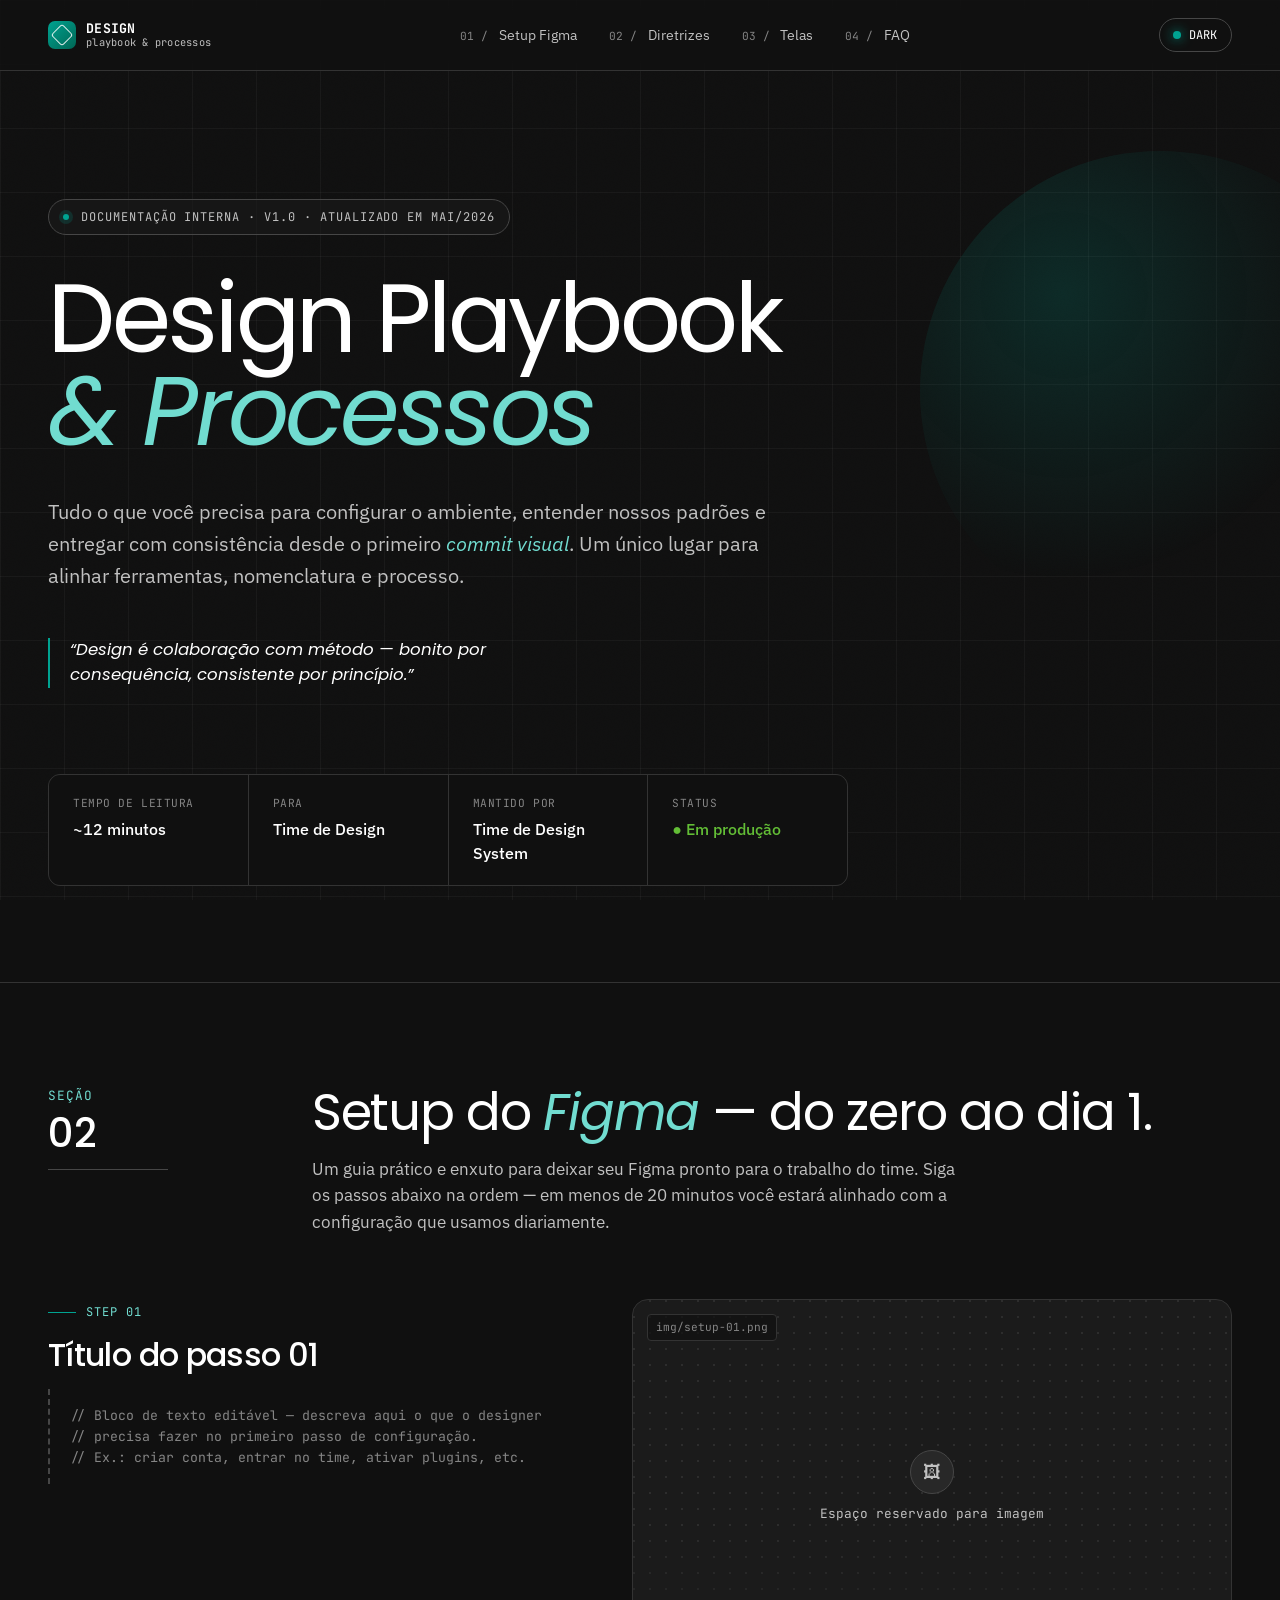
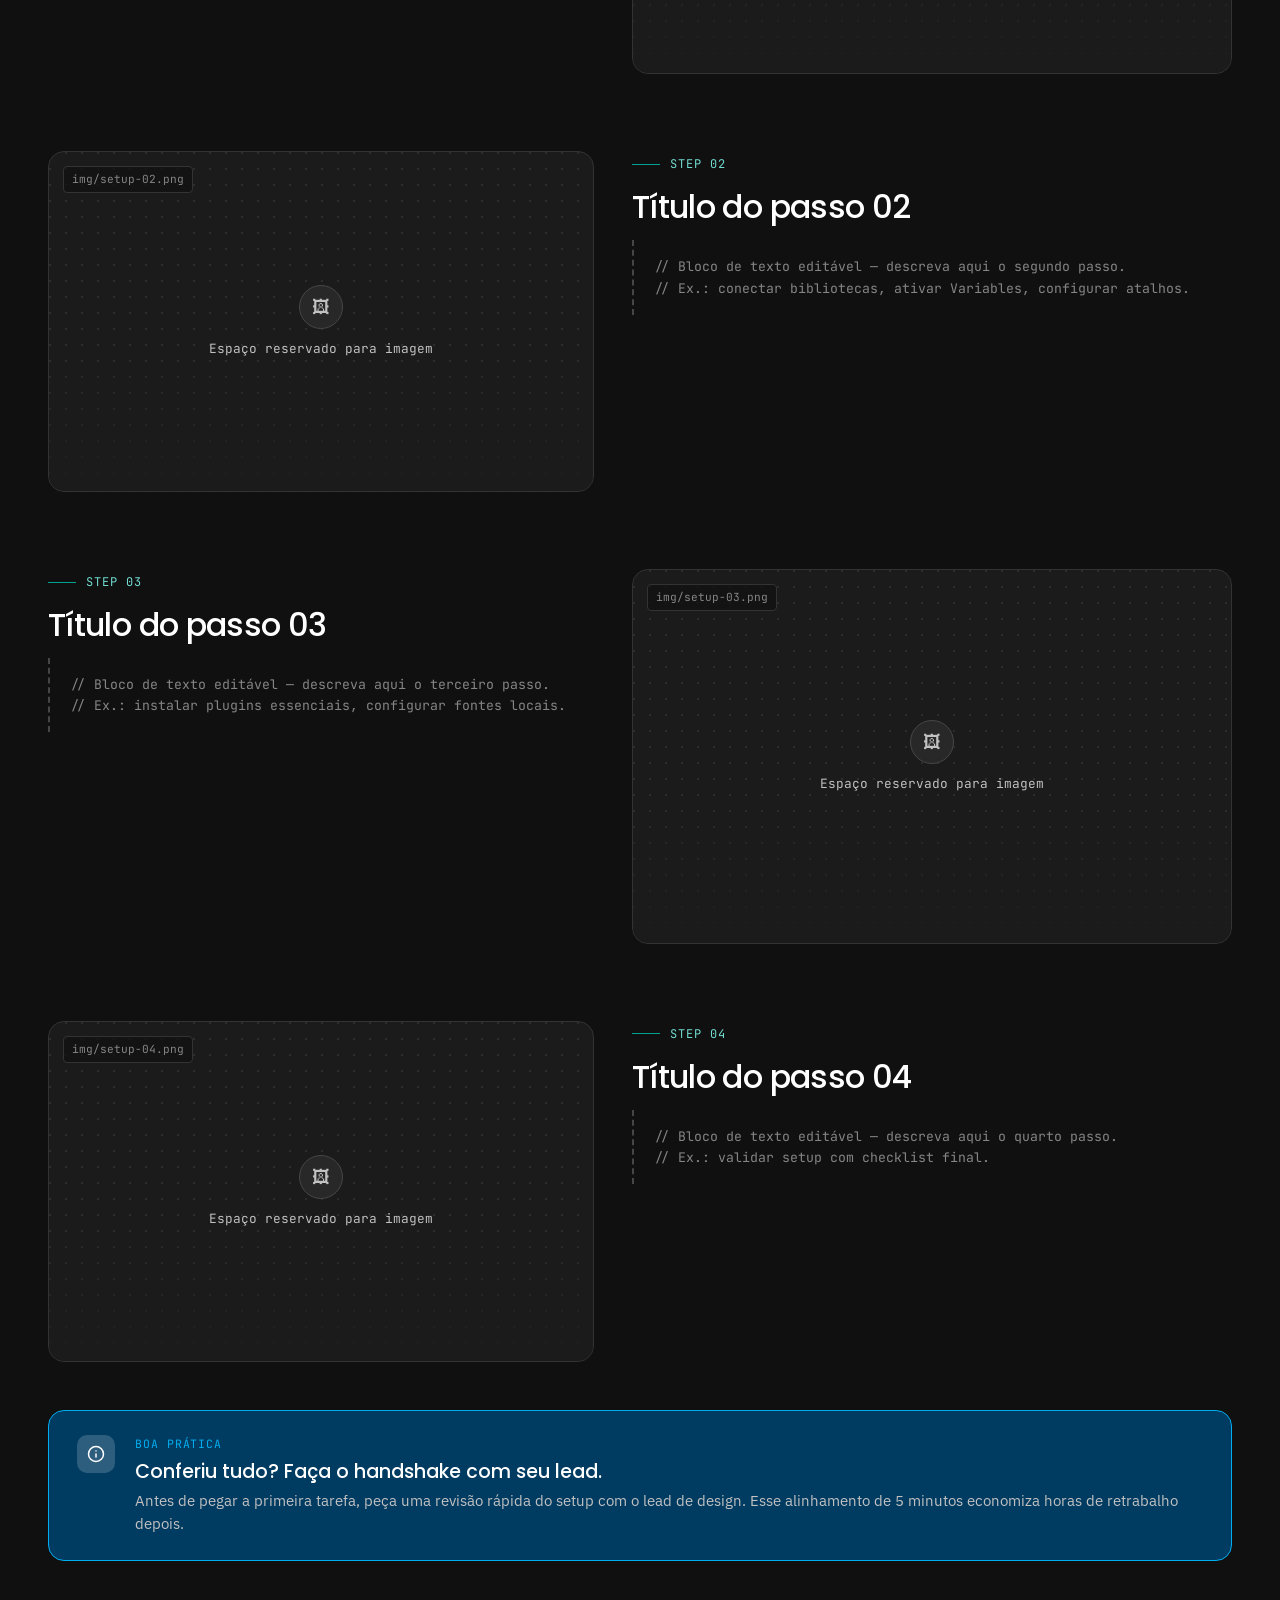
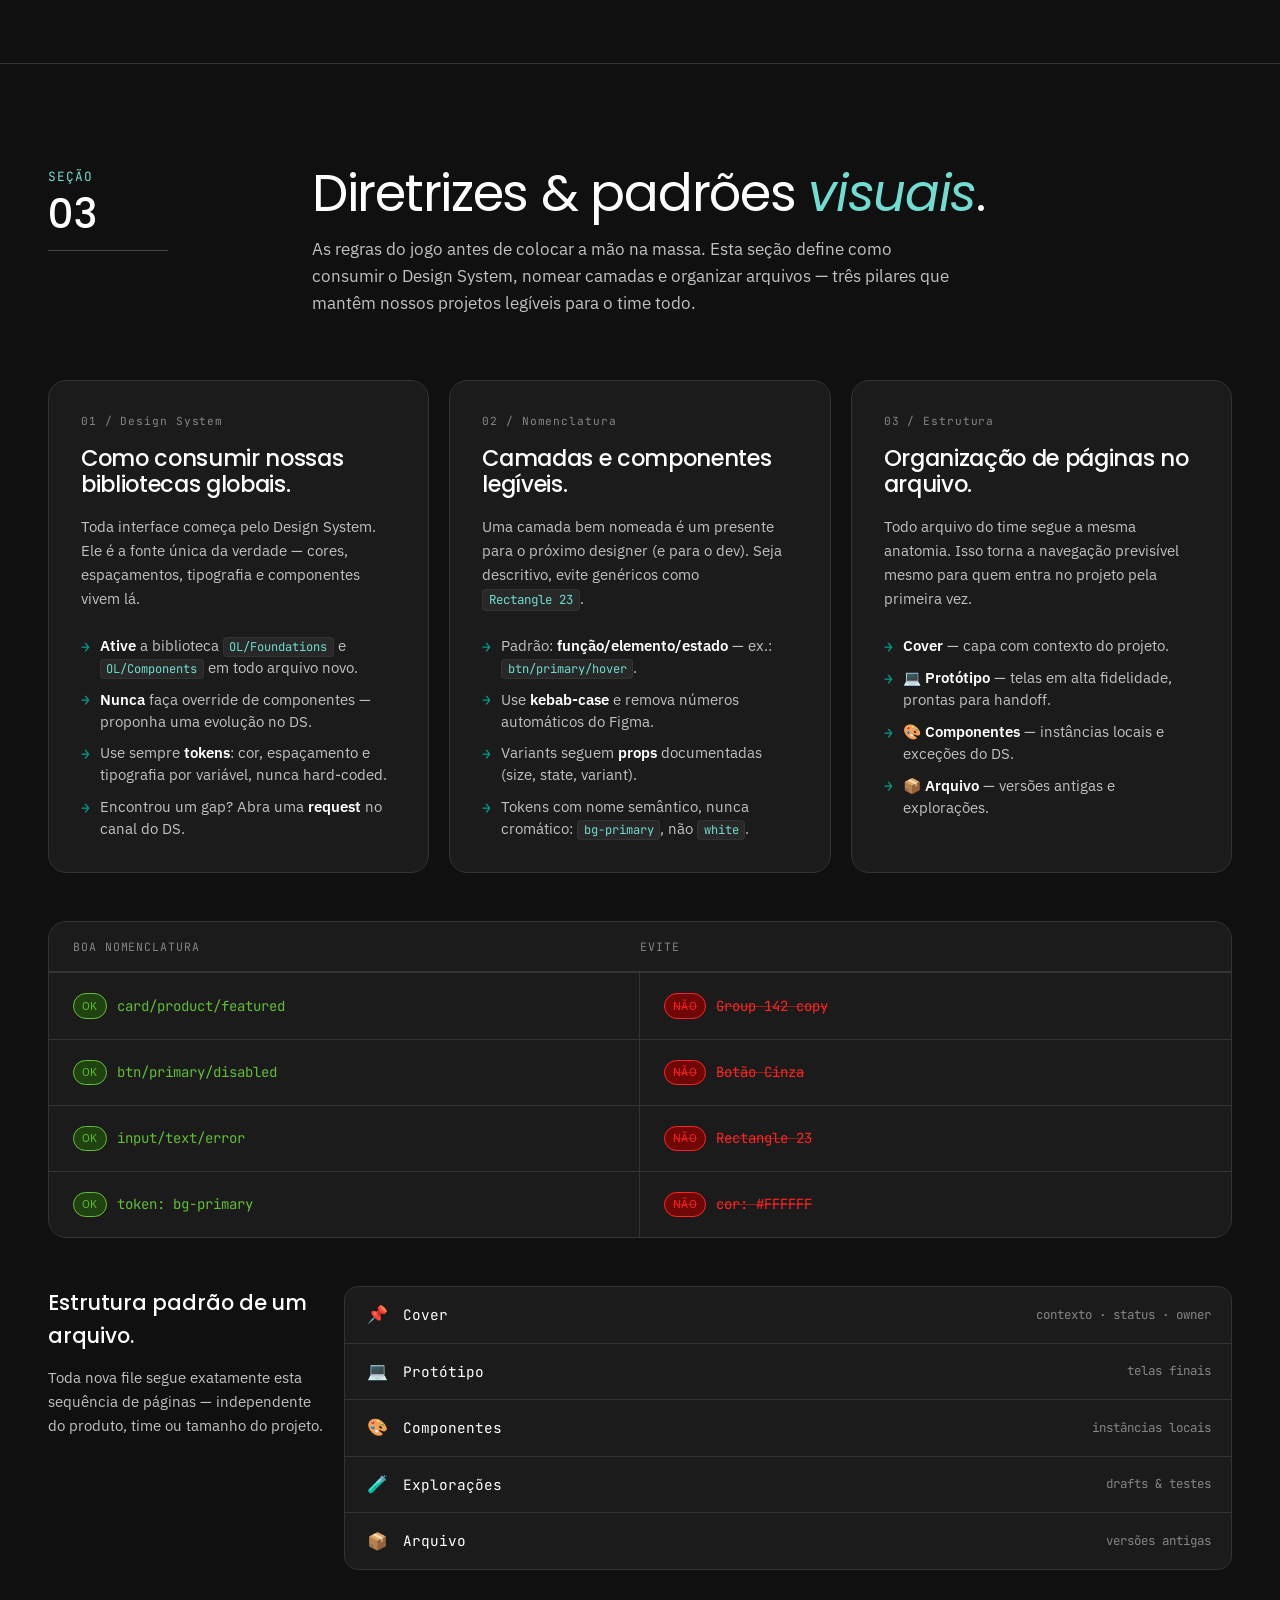
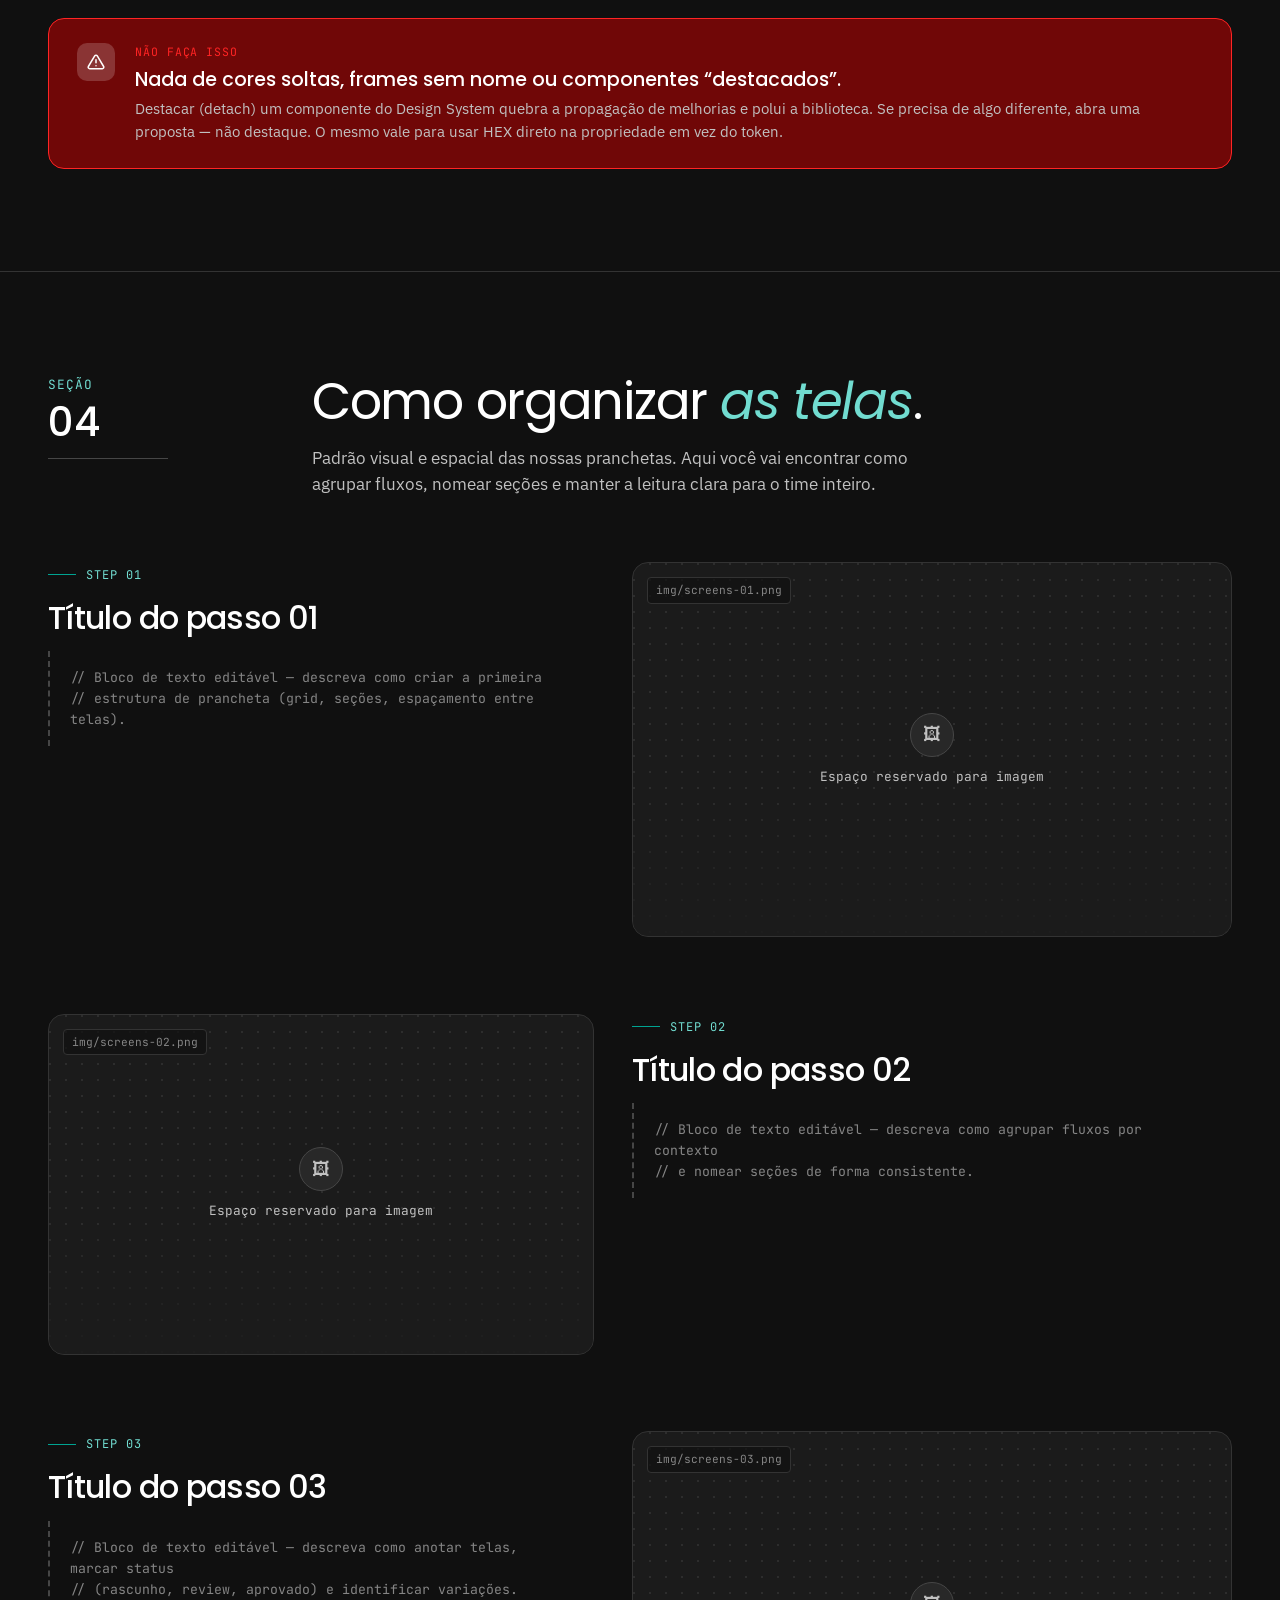
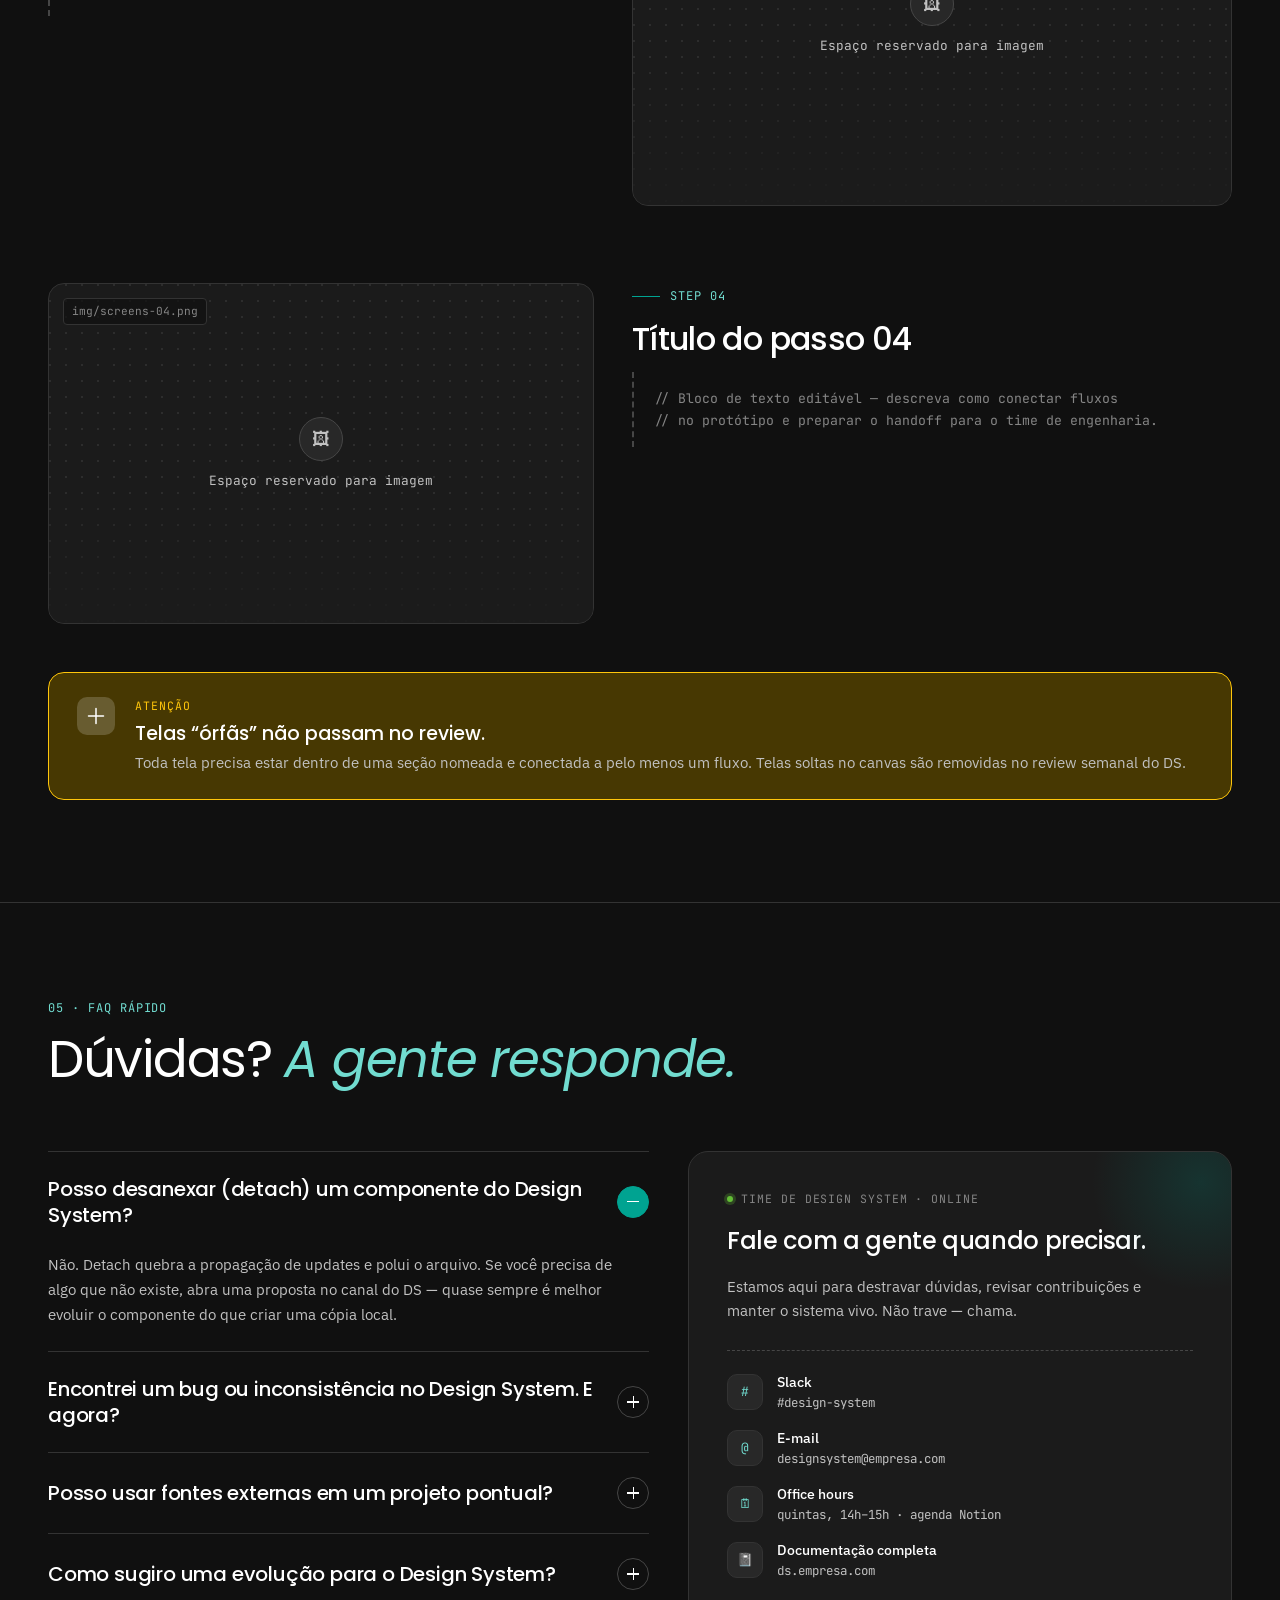
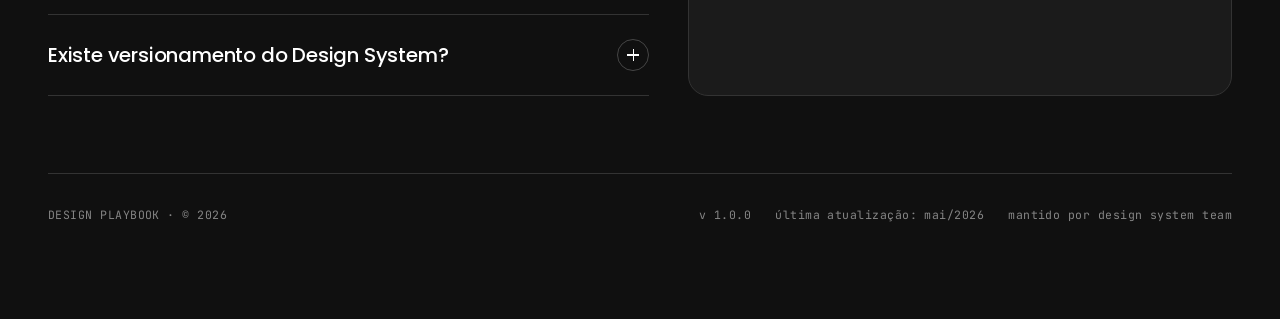
<file: design-playbook.html>
<!DOCTYPE html>
<html lang="pt-BR" data-theme="dark">
<head>
<meta charset="UTF-8" />
<meta name="viewport" content="width=device-width, initial-scale=1.0" />
<title>Design Playbook & Processos</title>
<link rel="preconnect" href="https://fonts.googleapis.com">
<link rel="preconnect" href="https://fonts.gstatic.com" crossorigin>
<link href="https://fonts.googleapis.com/css2?family=Poppins:ital,wght@0,300;0,400;0,500;0,600;0,700;1,400;1,500&family=IBM+Plex+Sans:ital,wght@0,300;0,400;0,500;0,600;0,700;1,400&family=JetBrains+Mono:wght@400..700&display=swap" rel="stylesheet">
<style>
  /* ============================================
     DESIGN TOKENS
     ============================================ */
  :root,
  [data-theme="dark"] {
    /* Neutral */
    --text-primary: #FFFFFF;
    --text-secondary: #C1C1C1;
    --text-disable: #858585;
    --text-active: #101010;
    --bg-primary: #101010;
    --bg-secondary: #1B1B1B;
    --bg-tertiary: #282828;
    --bg-disable: #464646;
    --bg-active: #FFFFFF;
    --hover-bg-primary: #1B1B1B;
    --hover-bg-secondary: #282828;
    --hover-bg-tertiary: #464646;
    --border-primary: #464646;
    --border-secondary: #333333;

    /* Main — Brand */
    --main-text: #71DCD0;
    --main-bg-primary: #006654;
    --main-bg-secondary: #003327;
    --main-hover: #005C46;
    --main-border: #006654;
    --main-brand: #00A391;

    /* Complementary */
    --complementary-text: #E3E9F6;
    --complementary-bg-primary: #304664;
    --complementary-bg-secondary: #17283A;
    --complementary-brand: #5D7A9C;

    /* Status */
    --success-text: #63BE36;
    --success-bg-primary: #448325;
    --success-bg-secondary: #204210;
    --warning-text: #FFC60B;
    --warning-bg-primary: #FFC60B;
    --warning-bg-secondary: #473802;
    --error-text: #FF2424;
    --error-bg-primary: #E81C24;
    --error-bg-secondary: #700707;
    --informative-text: #00AEEF;
    --informative-bg-primary: #00AEEF;
    --informative-bg-secondary: #003B61;

    /* Avatar / Accents */
    --avatar-1: #253C75;
    --avatar-2: #448325;
    --avatar-3: #63BE36;
    --avatar-4: #F89C1B;
    --avatar-5: #E81C24;

    /* Analogous */
    --analogous-bg: #3F1F63;

    /* Theme-specific decorative */
    --grid-line: rgba(255, 255, 255, 0.04);
    --grid-line-strong: rgba(255, 255, 255, 0.08);
    --glow: rgba(0, 163, 145, 0.18);
    --noise-opacity: 0.025;
  }

  [data-theme="light"] {
    /* Neutral */
    --text-primary: #101010;
    --text-secondary: #646464;
    --text-disable: #A3A3A3;
    --text-active: #FFFFFF;
    --bg-primary: #FFFFFF;
    --bg-secondary: #F5F5F5;
    --bg-tertiary: #EBEBEB;
    --bg-disable: #DCDCDC;
    --bg-active: #101010;
    --hover-bg-primary: #F5F5F5;
    --hover-bg-secondary: #EBEBEB;
    --hover-bg-tertiary: #DCDCDC;
    --border-primary: #C1C1C1;
    --border-secondary: #DCDCDC;

    /* Main — Brand */
    --main-text: #006654;
    --main-bg-primary: #006654;
    --main-bg-secondary: #ADE9E2;
    --main-hover: #005C46;
    --main-border: #006654;
    --main-brand: #00A391;

    /* Complementary */
    --complementary-text: #1D3249;
    --complementary-bg-primary: #304664;
    --complementary-bg-secondary: #F1F2FA;
    --complementary-brand: #5D7A9C;

    /* Status */
    --success-text: #448325;
    --success-bg-primary: #448325;
    --success-bg-secondary: #D7F1C7;
    --warning-text: #B88800;
    --warning-bg-primary: #FFC60B;
    --warning-bg-secondary: #FEEDB4;
    --error-text: #BE0F0F;
    --error-bg-primary: #E81C24;
    --error-bg-secondary: #FFD1D1;
    --informative-text: #077CC0;
    --informative-bg-primary: #00AEEF;
    --informative-bg-secondary: #B2EAFF;

    /* Avatar / Accents */
    --avatar-1: #253C75;
    --avatar-2: #448325;
    --avatar-3: #63BE36;
    --avatar-4: #F89C1B;
    --avatar-5: #E81C24;

    /* Analogous */
    --analogous-bg: #3F1F63;

    /* Theme-specific decorative */
    --grid-line: rgba(16, 16, 16, 0.05);
    --grid-line-strong: rgba(16, 16, 16, 0.10);
    --glow: rgba(0, 102, 84, 0.10);
    --noise-opacity: 0.04;
  }

  /* ============================================
     RESET & BASE
     ============================================ */
  *, *::before, *::after {
    box-sizing: border-box;
    margin: 0;
    padding: 0;
  }

  html {
    scroll-behavior: smooth;
    -webkit-font-smoothing: antialiased;
    -moz-osx-font-smoothing: grayscale;
  }

  body {
    font-family: 'IBM Plex Sans', system-ui, sans-serif;
    font-weight: 400;
    background: var(--bg-primary);
    color: var(--text-primary);
    line-height: 1.5;
    overflow-x: hidden;
    transition: background-color 0.4s ease, color 0.4s ease;
  }

  /* Subtle background grid */
  body::before {
    content: '';
    position: fixed;
    inset: 0;
    background-image:
      linear-gradient(to right, var(--grid-line) 1px, transparent 1px),
      linear-gradient(to bottom, var(--grid-line) 1px, transparent 1px);
    background-size: 64px 64px;
    pointer-events: none;
    z-index: 0;
  }

  /* Grain texture */
  body::after {
    content: '';
    position: fixed;
    inset: 0;
    background-image: url("data:image/svg+xml;utf8,<svg xmlns='http://www.w3.org/2000/svg' width='200' height='200'><filter id='n'><feTurbulence type='fractalNoise' baseFrequency='0.85' numOctaves='3'/></filter><rect width='100%25' height='100%25' filter='url(%23n)' opacity='1'/></svg>");
    opacity: var(--noise-opacity);
    pointer-events: none;
    z-index: 1;
    mix-blend-mode: overlay;
  }

  ::selection {
    background: var(--main-brand);
    color: #FFFFFF;
  }

  a { color: inherit; text-decoration: none; }
  button { font-family: inherit; cursor: pointer; border: none; background: none; color: inherit; }
  img { max-width: 100%; display: block; }

  /* ============================================
     LAYOUT
     ============================================ */
  .container {
    max-width: 1280px;
    margin-inline: auto;
    padding-inline: clamp(1.25rem, 4vw, 3rem);
    position: relative;
    z-index: 2;
  }

  .container--narrow {
    max-width: 980px;
  }

  /* ============================================
     TOP NAV
     ============================================ */
  .nav {
    position: sticky;
    top: 0;
    z-index: 100;
    backdrop-filter: blur(16px);
    -webkit-backdrop-filter: blur(16px);
    background: color-mix(in srgb, var(--bg-primary) 75%, transparent);
    border-bottom: 1px solid var(--border-secondary);
    transition: background-color 0.4s ease, border-color 0.4s ease;
  }

  .nav__inner {
    display: flex;
    align-items: center;
    justify-content: space-between;
    padding-block: 1.125rem;
  }

  .nav__brand {
    display: flex;
    align-items: center;
    gap: 0.625rem;
    font-family: 'JetBrains Mono', monospace;
    font-size: 0.825rem;
    letter-spacing: 0.02em;
    font-weight: 600;
  }

  .nav__brand-mark {
    width: 28px;
    height: 28px;
    border-radius: 7px;
    background:
      linear-gradient(135deg, var(--main-brand), var(--main-bg-primary));
    position: relative;
    display: grid;
    place-items: center;
  }

  .nav__brand-mark::after {
    content: '';
    position: absolute;
    inset: 6px;
    border: 1.5px solid rgba(255,255,255,0.85);
    border-radius: 3px;
    transform: rotate(45deg);
  }

  .nav__brand-meta {
    display: flex;
    flex-direction: column;
    line-height: 1.1;
  }
  .nav__brand-meta small {
    font-size: 0.65rem;
    color: var(--text-secondary);
    font-weight: 400;
  }

  .nav__links {
    display: none;
    gap: 2rem;
    font-size: 0.875rem;
  }

  .nav__links a {
    color: var(--text-secondary);
    transition: color 0.2s ease;
    position: relative;
  }
  .nav__links a:hover { color: var(--text-primary); }
  .nav__links a::before {
    content: counter(navi, decimal-leading-zero) ' / ';
    font-family: 'JetBrains Mono', monospace;
    font-size: 0.7rem;
    color: var(--text-disable);
    margin-right: 0.35em;
  }
  .nav__links { counter-reset: navi 0; }
  .nav__links a { counter-increment: navi; }

  @media (min-width: 900px) {
    .nav__links { display: flex; }
  }

  .nav__actions {
    display: flex;
    align-items: center;
    gap: 0.75rem;
  }

  .theme-toggle {
    display: inline-flex;
    align-items: center;
    gap: 0.5rem;
    padding: 0.5rem 0.85rem;
    border: 1px solid var(--border-primary);
    border-radius: 999px;
    font-family: 'JetBrains Mono', monospace;
    font-size: 0.75rem;
    transition: all 0.2s ease;
    background: transparent;
  }
  .theme-toggle:hover {
    background: var(--hover-bg-secondary);
    border-color: var(--main-brand);
  }
  .theme-toggle__dot {
    width: 8px; height: 8px; border-radius: 50%;
    background: var(--main-brand);
    box-shadow: 0 0 12px var(--main-brand);
  }

  /* ============================================
     HERO
     ============================================ */
  .hero {
    position: relative;
    padding-top: clamp(4rem, 10vw, 8rem);
    padding-bottom: clamp(4rem, 8vw, 6rem);
    overflow: hidden;
  }

  .hero__inner {
    display: grid;
    gap: clamp(1.5rem, 3vw, 2.5rem);
  }

  .hero__eyebrow {
    display: inline-flex;
    align-items: center;
    gap: 0.75rem;
    font-family: 'JetBrains Mono', monospace;
    font-size: 0.75rem;
    letter-spacing: 0.08em;
    text-transform: uppercase;
    color: var(--text-secondary);
    padding: 0.5rem 0.875rem;
    border: 1px solid var(--border-primary);
    border-radius: 999px;
    width: max-content;
    background: color-mix(in srgb, var(--bg-secondary) 60%, transparent);
  }

  .hero__eyebrow::before {
    content: '';
    width: 6px; height: 6px;
    background: var(--main-brand);
    border-radius: 50%;
    box-shadow: 0 0 0 4px color-mix(in srgb, var(--main-brand) 18%, transparent);
    animation: pulse 2.4s ease-in-out infinite;
  }

  @keyframes pulse {
    0%, 100% { opacity: 1; transform: scale(1); }
    50% { opacity: 0.55; transform: scale(0.85); }
  }

  .hero__title {
    font-family: 'Poppins', sans-serif;
    font-weight: 400;
    font-size: clamp(2.75rem, 7.5vw, 6.5rem);
    line-height: 0.96;
    letter-spacing: -0.035em;
    max-width: 18ch;
  }

  .hero__title em {
    font-style: italic;
    font-weight: 400;
    color: var(--main-text);
  }

  .hero__subtitle {
    font-size: clamp(1.05rem, 1.6vw, 1.35rem);
    line-height: 1.55;
    color: var(--text-secondary);
    max-width: 60ch;
    font-weight: 400;
  }

  .hero__quote {
    margin-top: 0.5rem;
    padding-left: 1.25rem;
    border-left: 2px solid var(--main-brand);
    font-family: 'Poppins', sans-serif;
    font-style: italic;
    font-size: clamp(0.95rem, 1.3vw, 1.1rem);
    font-weight: 400;
    color: var(--text-primary);
    max-width: 50ch;
  }

  .hero__meta {
    display: grid;
    grid-template-columns: repeat(auto-fit, minmax(180px, 1fr));
    gap: 1px;
    background: var(--border-secondary);
    border: 1px solid var(--border-secondary);
    border-radius: 12px;
    overflow: hidden;
    margin-top: clamp(1.5rem, 4vw, 3rem);
    max-width: 800px;
  }

  .hero__meta-item {
    background: var(--bg-primary);
    padding: 1.25rem 1.5rem;
    display: flex;
    flex-direction: column;
    gap: 0.35rem;
  }

  .hero__meta-label {
    font-family: 'JetBrains Mono', monospace;
    font-size: 0.7rem;
    letter-spacing: 0.05em;
    text-transform: uppercase;
    color: var(--text-disable);
  }

  .hero__meta-value {
    font-family: 'IBM Plex Sans', sans-serif;
    font-size: 1rem;
    font-weight: 500;
    color: var(--text-primary);
  }

  /* decorative hero shape */
  .hero__deco {
    position: absolute;
    right: -120px;
    top: 80px;
    width: 480px;
    height: 480px;
    border-radius: 50%;
    background: radial-gradient(circle at 30% 30%, var(--glow), transparent 60%);
    pointer-events: none;
    z-index: 0;
  }

  /* ============================================
     SECTION SHELL
     ============================================ */
  .section {
    padding-block: clamp(4rem, 8vw, 7rem);
    position: relative;
    border-top: 1px solid var(--border-secondary);
  }

  .section__head {
    display: grid;
    grid-template-columns: 1fr;
    gap: 1.25rem;
    margin-bottom: clamp(2rem, 5vw, 4rem);
  }

  @media (min-width: 760px) {
    .section__head {
      grid-template-columns: minmax(160px, 200px) 1fr;
      gap: clamp(2rem, 5vw, 4rem);
    }
  }

  .section__number {
    font-family: 'JetBrains Mono', monospace;
    font-size: 0.8rem;
    letter-spacing: 0.08em;
    color: var(--main-text);
    display: flex;
    flex-direction: column;
    gap: 0.5rem;
  }
  .section__number-marker {
    font-size: 2.5rem;
    color: var(--text-primary);
    font-weight: 500;
    line-height: 1;
    font-family: 'Poppins', sans-serif;
  }
  .section__number-line {
    height: 1px;
    background: var(--border-primary);
    width: 60%;
    margin-top: 0.5rem;
  }

  .section__title {
    font-family: 'Poppins', sans-serif;
    font-weight: 400;
    font-size: clamp(1.85rem, 4vw, 3.25rem);
    line-height: 1.05;
    letter-spacing: -0.025em;
  }

  .section__title em {
    font-style: italic;
    color: var(--main-text);
  }

  .section__intro {
    font-size: clamp(1rem, 1.3vw, 1.125rem);
    line-height: 1.6;
    color: var(--text-secondary);
    max-width: 65ch;
    margin-top: 1rem;
  }

  /* ============================================
     STEPS LIST (Section 2 & 4)
     ============================================ */
  .steps {
    display: flex;
    flex-direction: column;
    gap: clamp(3rem, 6vw, 5rem);
    counter-reset: stepc;
  }

  .step {
    display: grid;
    grid-template-columns: 1fr;
    gap: clamp(1.5rem, 3vw, 2.5rem);
    align-items: start;
    counter-increment: stepc;
  }

  @media (min-width: 880px) {
    .step {
      grid-template-columns: minmax(0, 1fr) minmax(0, 1.1fr);
    }
    .step--reverse .step__text { order: 2; }
    .step--reverse .step__media { order: 1; }
  }

  .step__text {
    display: flex;
    flex-direction: column;
    gap: 1rem;
    padding-top: 0.25rem;
  }

  .step__index {
    font-family: 'JetBrains Mono', monospace;
    font-size: 0.75rem;
    letter-spacing: 0.08em;
    color: var(--main-text);
    display: flex;
    align-items: center;
    gap: 0.625rem;
  }
  .step__index::before {
    content: '';
    width: 28px;
    height: 1px;
    background: var(--main-brand);
  }
  .step__index::after {
    content: 'STEP ' counter(stepc, decimal-leading-zero);
  }

  .step__title {
    font-family: 'Poppins', sans-serif;
    font-weight: 500;
    font-size: clamp(1.5rem, 2.5vw, 2rem);
    line-height: 1.1;
    letter-spacing: -0.02em;
  }

  .step__body {
    color: var(--text-secondary);
    font-size: 1rem;
    line-height: 1.65;
  }

  .step__placeholder-text {
    padding: 1rem 1.25rem;
    border-left: 2px dashed var(--border-primary);
    color: var(--text-disable);
    font-family: 'JetBrains Mono', monospace;
    font-size: 0.825rem;
    line-height: 1.6;
  }

  .step__media {
    position: relative;
    aspect-ratio: 16 / 10;
    background: var(--bg-secondary);
    border: 1px solid var(--border-secondary);
    border-radius: 16px;
    overflow: hidden;
    display: grid;
    place-items: center;
    color: var(--text-disable);
    font-family: 'JetBrains Mono', monospace;
    font-size: 0.8rem;
    transition: border-color 0.3s ease;
    background-image:
      radial-gradient(circle at 1px 1px, var(--grid-line-strong) 1px, transparent 0);
    background-size: 16px 16px;
  }

  .step__media::before {
    content: '';
    position: absolute;
    inset: 0;
    background: linear-gradient(180deg, transparent 60%, color-mix(in srgb, var(--bg-secondary) 90%, transparent));
    pointer-events: none;
  }

  .step__media-label {
    position: relative;
    z-index: 1;
    display: flex;
    flex-direction: column;
    align-items: center;
    gap: 0.625rem;
    color: var(--text-secondary);
  }

  .step__media-label-icon {
    width: 44px;
    height: 44px;
    border-radius: 50%;
    background: var(--bg-tertiary);
    border: 1px solid var(--border-primary);
    display: grid;
    place-items: center;
    font-size: 1.1rem;
  }

  .step__media-corner {
    position: absolute;
    top: 0.875rem;
    left: 0.875rem;
    font-family: 'JetBrains Mono', monospace;
    font-size: 0.7rem;
    color: var(--text-disable);
    z-index: 1;
    background: color-mix(in srgb, var(--bg-primary) 70%, transparent);
    padding: 0.25rem 0.5rem;
    border-radius: 4px;
    border: 1px solid var(--border-secondary);
  }

  /* ============================================
     SECTION 03 — Guidelines (cards)
     ============================================ */
  .guidelines {
    display: grid;
    gap: 1.25rem;
    grid-template-columns: 1fr;
  }
  @media (min-width: 760px) {
    .guidelines { grid-template-columns: repeat(3, 1fr); }
  }

  .gl-card {
    border: 1px solid var(--border-secondary);
    background: var(--bg-secondary);
    border-radius: 18px;
    padding: clamp(1.5rem, 2.5vw, 2rem);
    display: flex;
    flex-direction: column;
    gap: 1rem;
    position: relative;
    transition: border-color 0.3s ease, transform 0.3s ease;
  }
  .gl-card:hover {
    border-color: var(--main-brand);
    transform: translateY(-2px);
  }

  .gl-card__number {
    font-family: 'JetBrains Mono', monospace;
    font-size: 0.7rem;
    letter-spacing: 0.08em;
    color: var(--text-disable);
  }

  .gl-card__title {
    font-family: 'Poppins', sans-serif;
    font-size: 1.4rem;
    font-weight: 500;
    line-height: 1.15;
    letter-spacing: -0.015em;
  }

  .gl-card__body {
    color: var(--text-secondary);
    font-size: 0.95rem;
    line-height: 1.6;
  }

  .gl-card__list {
    list-style: none;
    display: flex;
    flex-direction: column;
    gap: 0.6rem;
    font-size: 0.92rem;
    color: var(--text-secondary);
    margin-top: 0.5rem;
  }
  .gl-card__list li {
    display: flex;
    gap: 0.625rem;
    align-items: flex-start;
    line-height: 1.5;
  }
  .gl-card__list li::before {
    content: '→';
    color: var(--main-brand);
    font-family: 'JetBrains Mono', monospace;
    flex-shrink: 0;
    margin-top: 0.05em;
  }

  .gl-card__list li strong {
    color: var(--text-primary);
    font-weight: 600;
  }

  /* code chips */
  .code-chip {
    font-family: 'JetBrains Mono', monospace;
    font-size: 0.82em;
    background: var(--bg-tertiary);
    padding: 0.1em 0.45em;
    border-radius: 4px;
    border: 1px solid var(--border-secondary);
    color: var(--main-text);
    white-space: nowrap;
  }

  /* Naming table */
  .naming {
    margin-top: clamp(2rem, 4vw, 3rem);
    border: 1px solid var(--border-secondary);
    border-radius: 18px;
    overflow: hidden;
    background: var(--bg-secondary);
  }

  .naming__head {
    display: grid;
    grid-template-columns: 1fr 1fr;
    padding: 1rem 1.5rem;
    border-bottom: 1px solid var(--border-secondary);
    font-family: 'JetBrains Mono', monospace;
    font-size: 0.72rem;
    letter-spacing: 0.08em;
    text-transform: uppercase;
    color: var(--text-disable);
  }
  .naming__row {
    display: grid;
    grid-template-columns: 1fr 1fr;
    border-top: 1px solid var(--border-secondary);
  }
  .naming__row:first-child { border-top: none; }

  .naming__cell {
    padding: 1.25rem 1.5rem;
    display: flex;
    align-items: center;
    gap: 0.625rem;
    font-family: 'JetBrains Mono', monospace;
    font-size: 0.875rem;
    border-right: 1px solid var(--border-secondary);
  }
  .naming__cell:last-child { border-right: none; }

  .naming__cell--good { color: var(--success-text); }
  .naming__cell--bad { color: var(--error-text); text-decoration: line-through; text-decoration-color: color-mix(in srgb, var(--error-text) 50%, transparent); }

  .naming__cell-tag {
    display: inline-flex;
    align-items: center;
    gap: 0.35rem;
    font-family: 'IBM Plex Sans', sans-serif;
    font-size: 0.7rem;
    letter-spacing: 0.04em;
    text-transform: uppercase;
    padding: 0.2rem 0.5rem;
    border-radius: 999px;
    border: 1px solid;
  }
  .naming__cell-tag--good {
    color: var(--success-text);
    border-color: var(--success-text);
    background: var(--success-bg-secondary);
  }
  .naming__cell-tag--bad {
    color: var(--error-text);
    border-color: var(--error-text);
    background: var(--error-bg-secondary);
  }

  /* File pages organization */
  .file-pages {
    margin-top: clamp(2rem, 4vw, 3rem);
    display: grid;
    grid-template-columns: 1fr;
    gap: 1rem;
  }
  @media (min-width: 700px) {
    .file-pages { grid-template-columns: 280px 1fr; }
  }

  .file-pages__intro {
    color: var(--text-secondary);
    font-size: 0.95rem;
    line-height: 1.6;
  }
  .file-pages__intro h4 {
    font-family: 'Poppins', sans-serif;
    font-weight: 500;
    font-size: 1.3rem;
    color: var(--text-primary);
    margin-bottom: 0.75rem;
  }

  .file-pages__list {
    list-style: none;
    display: flex;
    flex-direction: column;
    border: 1px solid var(--border-secondary);
    border-radius: 14px;
    overflow: hidden;
    background: var(--bg-secondary);
    font-family: 'JetBrains Mono', monospace;
    font-size: 0.9rem;
  }

  .file-pages__list li {
    display: flex;
    align-items: center;
    gap: 0.875rem;
    padding: 0.95rem 1.25rem;
    border-bottom: 1px solid var(--border-secondary);
    transition: background-color 0.2s ease;
  }
  .file-pages__list li:last-child { border-bottom: none; }
  .file-pages__list li:hover { background: var(--bg-tertiary); }

  .file-pages__emoji {
    font-size: 1.05rem;
    width: 24px;
    text-align: center;
  }

  .file-pages__name {
    color: var(--text-primary);
    flex: 1;
  }

  .file-pages__purpose {
    color: var(--text-disable);
    font-size: 0.78rem;
    text-align: right;
  }

  /* ============================================
     CALLOUTS
     ============================================ */
  .callout {
    margin-top: clamp(2rem, 4vw, 3rem);
    border-radius: 16px;
    padding: 1.5rem 1.75rem;
    display: grid;
    grid-template-columns: auto 1fr;
    gap: 1.25rem;
    align-items: start;
    border: 1px solid;
  }

  .callout--error {
    background: var(--error-bg-secondary);
    border-color: var(--error-text);
    color: var(--text-primary);
  }
  [data-theme="light"] .callout--error {
    color: var(--error-text);
  }

  .callout--warning {
    background: var(--warning-bg-secondary);
    border-color: var(--warning-text);
    color: var(--text-primary);
  }
  [data-theme="light"] .callout--warning {
    color: var(--warning-text);
  }

  .callout--info {
    background: var(--informative-bg-secondary);
    border-color: var(--informative-text);
    color: var(--text-primary);
  }
  [data-theme="light"] .callout--info {
    color: var(--informative-text);
  }

  .callout__icon {
    width: 38px;
    height: 38px;
    border-radius: 10px;
    display: grid;
    place-items: center;
    background: color-mix(in srgb, currentColor 18%, transparent);
    flex-shrink: 0;
    color: inherit;
  }

  .callout__icon svg {
    width: 18px; height: 18px;
    stroke: currentColor;
  }

  .callout__content {
    color: var(--text-primary);
  }

  [data-theme="light"] .callout--error .callout__content,
  [data-theme="light"] .callout--warning .callout__content,
  [data-theme="light"] .callout--info .callout__content {
    color: var(--text-primary);
  }

  .callout__label {
    font-family: 'JetBrains Mono', monospace;
    font-size: 0.72rem;
    letter-spacing: 0.08em;
    text-transform: uppercase;
    margin-bottom: 0.5rem;
    color: inherit;
  }

  .callout--error .callout__label { color: var(--error-text); }
  .callout--warning .callout__label { color: var(--warning-text); }
  .callout--info .callout__label { color: var(--informative-text); }

  .callout__title {
    font-family: 'Poppins', sans-serif;
    font-size: 1.2rem;
    font-weight: 500;
    line-height: 1.2;
    margin-bottom: 0.35rem;
  }

  .callout__text {
    font-size: 0.95rem;
    line-height: 1.55;
    color: var(--text-secondary);
  }

  [data-theme="light"] .callout--error .callout__text,
  [data-theme="light"] .callout--warning .callout__text,
  [data-theme="light"] .callout--info .callout__text {
    color: color-mix(in srgb, var(--text-primary) 75%, transparent);
  }

  /* ============================================
     FOOTER / FAQ
     ============================================ */
  .footer {
    border-top: 1px solid var(--border-secondary);
    padding-block: clamp(4rem, 8vw, 6rem);
    position: relative;
  }

  .footer__head {
    display: grid;
    gap: 1rem;
    margin-bottom: clamp(2.5rem, 5vw, 4rem);
  }

  .footer__eyebrow {
    font-family: 'JetBrains Mono', monospace;
    font-size: 0.75rem;
    color: var(--main-text);
    letter-spacing: 0.08em;
    text-transform: uppercase;
  }

  .footer__title {
    font-family: 'Poppins', sans-serif;
    font-weight: 400;
    font-size: clamp(2rem, 4vw, 3.25rem);
    line-height: 1.05;
    letter-spacing: -0.025em;
    max-width: 22ch;
  }

  .footer__title em { font-style: italic; color: var(--main-text); }

  .footer__grid {
    display: grid;
    gap: clamp(1.5rem, 3vw, 2.5rem);
    grid-template-columns: 1fr;
  }
  @media (min-width: 880px) {
    .footer__grid { grid-template-columns: 1.05fr 0.95fr; }
  }

  .faq {
    display: flex;
    flex-direction: column;
    gap: 0;
    border-top: 1px solid var(--border-secondary);
  }

  .faq__item {
    border-bottom: 1px solid var(--border-secondary);
  }

  .faq__btn {
    width: 100%;
    text-align: left;
    padding: 1.5rem 0;
    display: flex;
    align-items: center;
    justify-content: space-between;
    gap: 1.5rem;
    font-family: 'Poppins', sans-serif;
    font-size: clamp(1.05rem, 1.6vw, 1.25rem);
    font-weight: 500;
    line-height: 1.3;
    letter-spacing: -0.01em;
    color: var(--text-primary);
    transition: color 0.2s ease;
  }
  .faq__btn:hover { color: var(--main-text); }

  .faq__icon {
    width: 32px;
    height: 32px;
    border-radius: 50%;
    border: 1px solid var(--border-primary);
    display: grid;
    place-items: center;
    flex-shrink: 0;
    transition: all 0.3s ease;
    position: relative;
  }
  .faq__icon::before, .faq__icon::after {
    content: '';
    position: absolute;
    background: var(--text-primary);
    transition: transform 0.3s ease;
  }
  .faq__icon::before {
    width: 12px;
    height: 1.5px;
  }
  .faq__icon::after {
    width: 1.5px;
    height: 12px;
  }

  .faq__item[open] .faq__icon {
    background: var(--main-brand);
    border-color: var(--main-brand);
  }
  .faq__item[open] .faq__icon::before,
  .faq__item[open] .faq__icon::after { background: #FFFFFF; }
  .faq__item[open] .faq__icon::after { transform: scaleY(0); }

  .faq__answer {
    padding: 0 0 1.5rem 0;
    color: var(--text-secondary);
    font-size: 0.95rem;
    line-height: 1.65;
    max-width: 65ch;
  }

  /* Contact card */
  .contact-card {
    background: var(--bg-secondary);
    border: 1px solid var(--border-secondary);
    border-radius: 20px;
    padding: clamp(1.75rem, 3vw, 2.5rem);
    display: flex;
    flex-direction: column;
    gap: 1.25rem;
    position: relative;
    overflow: hidden;
  }

  .contact-card::before {
    content: '';
    position: absolute;
    top: -80px;
    right: -80px;
    width: 220px;
    height: 220px;
    border-radius: 50%;
    background: radial-gradient(circle, var(--glow), transparent 70%);
    pointer-events: none;
  }

  .contact-card__label {
    font-family: 'JetBrains Mono', monospace;
    font-size: 0.72rem;
    letter-spacing: 0.08em;
    text-transform: uppercase;
    color: var(--text-disable);
    display: flex;
    align-items: center;
    gap: 0.5rem;
  }
  .contact-card__label::before {
    content: '';
    width: 6px; height: 6px;
    background: var(--success-text);
    border-radius: 50%;
    box-shadow: 0 0 0 3px color-mix(in srgb, var(--success-text) 25%, transparent);
  }

  .contact-card__title {
    font-family: 'Poppins', sans-serif;
    font-weight: 500;
    font-size: 1.5rem;
    line-height: 1.15;
    letter-spacing: -0.015em;
  }

  .contact-card__desc {
    color: var(--text-secondary);
    font-size: 0.95rem;
    line-height: 1.55;
  }

  .contact-card__list {
    list-style: none;
    display: flex;
    flex-direction: column;
    gap: 0.875rem;
    margin-top: 0.5rem;
    padding-top: 1.25rem;
    border-top: 1px dashed var(--border-primary);
    position: relative;
  }

  .contact-card__list li {
    display: flex;
    align-items: center;
    gap: 0.875rem;
    font-size: 0.92rem;
  }

  .contact-card__list-icon {
    width: 36px; height: 36px;
    border-radius: 10px;
    background: var(--bg-tertiary);
    border: 1px solid var(--border-secondary);
    display: grid;
    place-items: center;
    font-family: 'JetBrains Mono', monospace;
    font-size: 0.8rem;
    color: var(--main-text);
    flex-shrink: 0;
  }

  .contact-card__list-text {
    display: flex;
    flex-direction: column;
    gap: 0.1rem;
  }
  .contact-card__list-text strong {
    font-family: 'IBM Plex Sans', sans-serif;
    font-weight: 500;
    color: var(--text-primary);
    font-size: 0.9rem;
  }
  .contact-card__list-text span {
    font-family: 'JetBrains Mono', monospace;
    font-size: 0.78rem;
    color: var(--text-secondary);
  }

  /* Bottom strip */
  .bottom-strip {
    margin-top: clamp(3rem, 6vw, 5rem);
    padding-top: 2rem;
    border-top: 1px solid var(--border-secondary);
    display: flex;
    flex-direction: column;
    gap: 1rem;
    justify-content: space-between;
    align-items: flex-start;
    font-family: 'JetBrains Mono', monospace;
    font-size: 0.72rem;
    color: var(--text-disable);
    letter-spacing: 0.04em;
  }

  @media (min-width: 700px) {
    .bottom-strip {
      flex-direction: row;
      align-items: center;
    }
  }

  .bottom-strip__version {
    display: flex;
    gap: 1.5rem;
    flex-wrap: wrap;
  }

  /* ============================================
     SCROLL REVEAL
     ============================================ */
  .reveal {
    opacity: 0;
    transform: translateY(24px);
    transition: opacity 0.8s ease, transform 0.8s ease;
  }
  .reveal.is-visible {
    opacity: 1;
    transform: none;
  }

  /* ============================================
     ANCHOR OFFSET
     ============================================ */
  .section, .footer { scroll-margin-top: 80px; }

</style>
</head>
<body>

  <!-- ============== NAV ============== -->
  <nav class="nav">
    <div class="container">
      <div class="nav__inner">
        <a href="#top" class="nav__brand">
          <span class="nav__brand-mark" aria-hidden="true"></span>
          <span class="nav__brand-meta">
            <strong>DESIGN</strong>
            <small>playbook & processos</small>
          </span>
        </a>
        <div class="nav__links">
          <a href="#setup">Setup Figma</a>
          <a href="#diretrizes">Diretrizes</a>
          <a href="#organizacao">Telas</a>
          <a href="#faq">FAQ</a>
        </div>
        <div class="nav__actions">
          <button class="theme-toggle" id="themeToggle" aria-label="Alternar tema">
            <span class="theme-toggle__dot"></span>
            <span id="themeLabel">DARK</span>
          </button>
        </div>
      </div>
    </div>
  </nav>

  <!-- ============== HERO ============== -->
  <header class="hero" id="top">
    <div class="hero__deco" aria-hidden="true"></div>
    <div class="container">
      <div class="hero__inner">
        <span class="hero__eyebrow reveal">Documentação interna · v1.0 · Atualizado em mai/2026</span>

        <h1 class="hero__title reveal">
          Design Playbook<br>
          <em>&amp; Processos</em>
        </h1>

        <p class="hero__subtitle reveal">
          Tudo o que você precisa para configurar o ambiente, entender nossos padrões e
          entregar com consistência desde o primeiro <em style="font-style:italic;color:var(--main-text)">commit visual</em>.
          Um único lugar para alinhar ferramentas, nomenclatura e processo.
        </p>

        <blockquote class="hero__quote reveal">
          “Design é colaboração com método — bonito por consequência,
          consistente por princípio.”
        </blockquote>

        <div class="hero__meta reveal">
          <div class="hero__meta-item">
            <span class="hero__meta-label">Tempo de leitura</span>
            <span class="hero__meta-value">~12 minutos</span>
          </div>
          <div class="hero__meta-item">
            <span class="hero__meta-label">Para</span>
            <span class="hero__meta-value">Time de Design</span>
          </div>
          <div class="hero__meta-item">
            <span class="hero__meta-label">Mantido por</span>
            <span class="hero__meta-value">Time de Design System</span>
          </div>
          <div class="hero__meta-item">
            <span class="hero__meta-label">Status</span>
            <span class="hero__meta-value" style="color:var(--success-text)">● Em produção</span>
          </div>
        </div>
      </div>
    </div>
  </header>

  <!-- ============== SECTION 02 — SETUP FIGMA ============== -->
  <section class="section" id="setup">
    <div class="container">
      <div class="section__head reveal">
        <div class="section__number">
          <span>SEÇÃO</span>
          <span class="section__number-marker">02</span>
          <span class="section__number-line"></span>
        </div>
        <div>
          <h2 class="section__title">Setup do <em>Figma</em> — do zero ao dia 1.</h2>
          <p class="section__intro">
            Um guia prático e enxuto para deixar seu Figma pronto para o trabalho do time.
            Siga os passos abaixo na ordem — em menos de 20 minutos você estará alinhado com a configuração
            que usamos diariamente.
          </p>
        </div>
      </div>

      <div class="steps">
        <!-- STEP 01 -->
        <article class="step reveal">
          <div class="step__text">
            <span class="step__index"></span>
            <h3 class="step__title">Título do passo 01</h3>
            <div class="step__placeholder-text">
              // Bloco de texto editável — descreva aqui o que o designer<br>
              // precisa fazer no primeiro passo de configuração.<br>
              // Ex.: criar conta, entrar no time, ativar plugins, etc.
            </div>
          </div>
          <div class="step__media">
            <span class="step__media-corner">img/setup-01.png</span>
            <div class="step__media-label">
              <div class="step__media-label-icon">🖼</div>
              Espaço reservado para imagem
            </div>
          </div>
        </article>

        <!-- STEP 02 -->
        <article class="step step--reverse reveal">
          <div class="step__text">
            <span class="step__index"></span>
            <h3 class="step__title">Título do passo 02</h3>
            <div class="step__placeholder-text">
              // Bloco de texto editável — descreva aqui o segundo passo.<br>
              // Ex.: conectar bibliotecas, ativar Variables, configurar atalhos.
            </div>
          </div>
          <div class="step__media">
            <span class="step__media-corner">img/setup-02.png</span>
            <div class="step__media-label">
              <div class="step__media-label-icon">🖼</div>
              Espaço reservado para imagem
            </div>
          </div>
        </article>

        <!-- STEP 03 -->
        <article class="step reveal">
          <div class="step__text">
            <span class="step__index"></span>
            <h3 class="step__title">Título do passo 03</h3>
            <div class="step__placeholder-text">
              // Bloco de texto editável — descreva aqui o terceiro passo.<br>
              // Ex.: instalar plugins essenciais, configurar fontes locais.
            </div>
          </div>
          <div class="step__media">
            <span class="step__media-corner">img/setup-03.png</span>
            <div class="step__media-label">
              <div class="step__media-label-icon">🖼</div>
              Espaço reservado para imagem
            </div>
          </div>
        </article>

        <!-- STEP 04 -->
        <article class="step step--reverse reveal">
          <div class="step__text">
            <span class="step__index"></span>
            <h3 class="step__title">Título do passo 04</h3>
            <div class="step__placeholder-text">
              // Bloco de texto editável — descreva aqui o quarto passo.<br>
              // Ex.: validar setup com checklist final.
            </div>
          </div>
          <div class="step__media">
            <span class="step__media-corner">img/setup-04.png</span>
            <div class="step__media-label">
              <div class="step__media-label-icon">🖼</div>
              Espaço reservado para imagem
            </div>
          </div>
        </article>
      </div>

      <div class="callout callout--info reveal">
        <div class="callout__icon" aria-hidden="true">
          <svg viewBox="0 0 24 24" fill="none" stroke-width="2" stroke-linecap="round" stroke-linejoin="round"><circle cx="12" cy="12" r="10"/><path d="M12 16v-4M12 8h.01"/></svg>
        </div>
        <div class="callout__content">
          <div class="callout__label">Boa prática</div>
          <h4 class="callout__title">Conferiu tudo? Faça o handshake com seu lead.</h4>
          <p class="callout__text">
            Antes de pegar a primeira tarefa, peça uma revisão rápida do setup com o lead de design.
            Esse alinhamento de 5 minutos economiza horas de retrabalho depois.
          </p>
        </div>
      </div>
    </div>
  </section>

  <!-- ============== SECTION 03 — DIRETRIZES ============== -->
  <section class="section" id="diretrizes">
    <div class="container">
      <div class="section__head reveal">
        <div class="section__number">
          <span>SEÇÃO</span>
          <span class="section__number-marker">03</span>
          <span class="section__number-line"></span>
        </div>
        <div>
          <h2 class="section__title">Diretrizes &amp; padrões <em>visuais</em>.</h2>
          <p class="section__intro">
            As regras do jogo antes de colocar a mão na massa. Esta seção define como consumir
            o Design System, nomear camadas e organizar arquivos — três pilares que mantêm
            nossos projetos legíveis para o time todo.
          </p>
        </div>
      </div>

      <!-- 3 cards -->
      <div class="guidelines">
        <article class="gl-card reveal">
          <span class="gl-card__number">01 / Design System</span>
          <h3 class="gl-card__title">Como consumir nossas bibliotecas globais.</h3>
          <p class="gl-card__body">
            Toda interface começa pelo Design System. Ele é a fonte única da verdade —
            cores, espaçamentos, tipografia e componentes vivem lá.
          </p>
          <ul class="gl-card__list">
            <li><span><strong>Ative</strong> a biblioteca <span class="code-chip">OL/Foundations</span> e <span class="code-chip">OL/Components</span> em todo arquivo novo.</span></li>
            <li><span><strong>Nunca</strong> faça override de componentes — proponha uma evolução no DS.</span></li>
            <li><span>Use sempre <strong>tokens</strong>: cor, espaçamento e tipografia por variável, nunca hard-coded.</span></li>
            <li><span>Encontrou um gap? Abra uma <strong>request</strong> no canal do DS.</span></li>
          </ul>
        </article>

        <article class="gl-card reveal">
          <span class="gl-card__number">02 / Nomenclatura</span>
          <h3 class="gl-card__title">Camadas e componentes legíveis.</h3>
          <p class="gl-card__body">
            Uma camada bem nomeada é um presente para o próximo designer (e para o dev).
            Seja descritivo, evite genéricos como <span class="code-chip">Rectangle 23</span>.
          </p>
          <ul class="gl-card__list">
            <li><span>Padrão: <strong>função/elemento/estado</strong> — ex.: <span class="code-chip">btn/primary/hover</span>.</span></li>
            <li><span>Use <strong>kebab-case</strong> e remova números automáticos do Figma.</span></li>
            <li><span>Variants seguem <strong>props</strong> documentadas (size, state, variant).</span></li>
            <li><span>Tokens com nome semântico, nunca cromático: <span class="code-chip">bg-primary</span>, não <span class="code-chip">white</span>.</span></li>
          </ul>
        </article>

        <article class="gl-card reveal">
          <span class="gl-card__number">03 / Estrutura</span>
          <h3 class="gl-card__title">Organização de páginas no arquivo.</h3>
          <p class="gl-card__body">
            Todo arquivo do time segue a mesma anatomia. Isso torna a navegação previsível
            mesmo para quem entra no projeto pela primeira vez.
          </p>
          <ul class="gl-card__list">
            <li><span><strong>Cover</strong> — capa com contexto do projeto.</span></li>
            <li><span><strong>💻 Protótipo</strong> — telas em alta fidelidade, prontas para handoff.</span></li>
            <li><span><strong>🎨 Componentes</strong> — instâncias locais e exceções do DS.</span></li>
            <li><span><strong>📦 Arquivo</strong> — versões antigas e explorações.</span></li>
          </ul>
        </article>
      </div>

      <!-- Naming examples table -->
      <div class="naming reveal">
        <div class="naming__head">
          <span>Boa nomenclatura</span>
          <span>Evite</span>
        </div>
        <div class="naming__row">
          <div class="naming__cell naming__cell--good">
            <span class="naming__cell-tag naming__cell-tag--good">OK</span>
            card/product/featured
          </div>
          <div class="naming__cell naming__cell--bad">
            <span class="naming__cell-tag naming__cell-tag--bad">NÃO</span>
            Group 142 copy
          </div>
        </div>
        <div class="naming__row">
          <div class="naming__cell naming__cell--good">
            <span class="naming__cell-tag naming__cell-tag--good">OK</span>
            btn/primary/disabled
          </div>
          <div class="naming__cell naming__cell--bad">
            <span class="naming__cell-tag naming__cell-tag--bad">NÃO</span>
            Botão Cinza
          </div>
        </div>
        <div class="naming__row">
          <div class="naming__cell naming__cell--good">
            <span class="naming__cell-tag naming__cell-tag--good">OK</span>
            input/text/error
          </div>
          <div class="naming__cell naming__cell--bad">
            <span class="naming__cell-tag naming__cell-tag--bad">NÃO</span>
            Rectangle 23
          </div>
        </div>
        <div class="naming__row">
          <div class="naming__cell naming__cell--good">
            <span class="naming__cell-tag naming__cell-tag--good">OK</span>
            token: bg-primary
          </div>
          <div class="naming__cell naming__cell--bad">
            <span class="naming__cell-tag naming__cell-tag--bad">NÃO</span>
            cor: #FFFFFF
          </div>
        </div>
      </div>

      <!-- File pages structure -->
      <div class="file-pages reveal">
        <div class="file-pages__intro">
          <h4>Estrutura padrão de um arquivo.</h4>
          <p>Toda nova file segue exatamente esta sequência de páginas — independente do produto, time ou tamanho do projeto.</p>
        </div>
        <ul class="file-pages__list">
          <li>
            <span class="file-pages__emoji">📌</span>
            <span class="file-pages__name">Cover</span>
            <span class="file-pages__purpose">contexto · status · owner</span>
          </li>
          <li>
            <span class="file-pages__emoji">💻</span>
            <span class="file-pages__name">Protótipo</span>
            <span class="file-pages__purpose">telas finais</span>
          </li>
          <li>
            <span class="file-pages__emoji">🎨</span>
            <span class="file-pages__name">Componentes</span>
            <span class="file-pages__purpose">instâncias locais</span>
          </li>
          <li>
            <span class="file-pages__emoji">🧪</span>
            <span class="file-pages__name">Explorações</span>
            <span class="file-pages__purpose">drafts &amp; testes</span>
          </li>
          <li>
            <span class="file-pages__emoji">📦</span>
            <span class="file-pages__name">Arquivo</span>
            <span class="file-pages__purpose">versões antigas</span>
          </li>
        </ul>
      </div>

      <!-- Callout: don't do this -->
      <div class="callout callout--error reveal">
        <div class="callout__icon" aria-hidden="true">
          <svg viewBox="0 0 24 24" fill="none" stroke-width="2" stroke-linecap="round" stroke-linejoin="round"><path d="M12 9v4M12 17h.01"/><path d="M10.29 3.86 1.82 18a2 2 0 0 0 1.71 3h16.94a2 2 0 0 0 1.71-3L13.71 3.86a2 2 0 0 0-3.42 0z"/></svg>
        </div>
        <div class="callout__content">
          <div class="callout__label">Não faça isso</div>
          <h4 class="callout__title">Nada de cores soltas, frames sem nome ou componentes “destacados”.</h4>
          <p class="callout__text">
            Destacar (detach) um componente do Design System quebra a propagação de melhorias e
            polui a biblioteca. Se precisa de algo diferente, abra uma proposta — não destaque.
            O mesmo vale para usar HEX direto na propriedade em vez do token.
          </p>
        </div>
      </div>

    </div>
  </section>

  <!-- ============== SECTION 04 — ORGANIZAÇÃO TELAS ============== -->
  <section class="section" id="organizacao">
    <div class="container">
      <div class="section__head reveal">
        <div class="section__number">
          <span>SEÇÃO</span>
          <span class="section__number-marker">04</span>
          <span class="section__number-line"></span>
        </div>
        <div>
          <h2 class="section__title">Como organizar <em>as telas</em>.</h2>
          <p class="section__intro">
            Padrão visual e espacial das nossas pranchetas. Aqui você vai encontrar como
            agrupar fluxos, nomear seções e manter a leitura clara para o time inteiro.
          </p>
        </div>
      </div>

      <div class="steps">
        <article class="step reveal">
          <div class="step__text">
            <span class="step__index"></span>
            <h3 class="step__title">Título do passo 01</h3>
            <div class="step__placeholder-text">
              // Bloco de texto editável — descreva como criar a primeira<br>
              // estrutura de prancheta (grid, seções, espaçamento entre telas).
            </div>
          </div>
          <div class="step__media">
            <span class="step__media-corner">img/screens-01.png</span>
            <div class="step__media-label">
              <div class="step__media-label-icon">🖼</div>
              Espaço reservado para imagem
            </div>
          </div>
        </article>

        <article class="step step--reverse reveal">
          <div class="step__text">
            <span class="step__index"></span>
            <h3 class="step__title">Título do passo 02</h3>
            <div class="step__placeholder-text">
              // Bloco de texto editável — descreva como agrupar fluxos por contexto<br>
              // e nomear seções de forma consistente.
            </div>
          </div>
          <div class="step__media">
            <span class="step__media-corner">img/screens-02.png</span>
            <div class="step__media-label">
              <div class="step__media-label-icon">🖼</div>
              Espaço reservado para imagem
            </div>
          </div>
        </article>

        <article class="step reveal">
          <div class="step__text">
            <span class="step__index"></span>
            <h3 class="step__title">Título do passo 03</h3>
            <div class="step__placeholder-text">
              // Bloco de texto editável — descreva como anotar telas, marcar status<br>
              // (rascunho, review, aprovado) e identificar variações.
            </div>
          </div>
          <div class="step__media">
            <span class="step__media-corner">img/screens-03.png</span>
            <div class="step__media-label">
              <div class="step__media-label-icon">🖼</div>
              Espaço reservado para imagem
            </div>
          </div>
        </article>

        <article class="step step--reverse reveal">
          <div class="step__text">
            <span class="step__index"></span>
            <h3 class="step__title">Título do passo 04</h3>
            <div class="step__placeholder-text">
              // Bloco de texto editável — descreva como conectar fluxos<br>
              // no protótipo e preparar o handoff para o time de engenharia.
            </div>
          </div>
          <div class="step__media">
            <span class="step__media-corner">img/screens-04.png</span>
            <div class="step__media-label">
              <div class="step__media-label-icon">🖼</div>
              Espaço reservado para imagem
            </div>
          </div>
        </article>
      </div>

      <div class="callout callout--warning reveal">
        <div class="callout__icon" aria-hidden="true">
          <svg viewBox="0 0 24 24" fill="none" stroke-width="2" stroke-linecap="round" stroke-linejoin="round"><path d="M12 2v20M2 12h20"/></svg>
        </div>
        <div class="callout__content">
          <div class="callout__label">Atenção</div>
          <h4 class="callout__title">Telas “órfãs” não passam no review.</h4>
          <p class="callout__text">
            Toda tela precisa estar dentro de uma seção nomeada e conectada a pelo menos
            um fluxo. Telas soltas no canvas são removidas no review semanal do DS.
          </p>
        </div>
      </div>

    </div>
  </section>

  <!-- ============== FOOTER / FAQ ============== -->
  <footer class="footer" id="faq">
    <div class="container">
      <div class="footer__head reveal">
        <span class="footer__eyebrow">05 · FAQ rápido</span>
        <h2 class="footer__title">Dúvidas? <em>A gente responde.</em></h2>
      </div>

      <div class="footer__grid">

        <!-- FAQ -->
        <div class="faq reveal">
          <details class="faq__item" open>
            <summary class="faq__btn">
              Posso desanexar (detach) um componente do Design System?
              <span class="faq__icon" aria-hidden="true"></span>
            </summary>
            <div class="faq__answer">
              Não. Detach quebra a propagação de updates e polui o arquivo. Se você precisa de algo
              que não existe, abra uma proposta no canal do DS — quase sempre é melhor evoluir o
              componente do que criar uma cópia local.
            </div>
          </details>

          <details class="faq__item">
            <summary class="faq__btn">
              Encontrei um bug ou inconsistência no Design System. E agora?
              <span class="faq__icon" aria-hidden="true"></span>
            </summary>
            <div class="faq__answer">
              Reporte direto no canal <span class="code-chip">#design-system</span> com print, link do arquivo
              e descrição do comportamento esperado. Triagem é semanal, mas issues críticas
              entram em pauta no mesmo dia.
            </div>
          </details>

          <details class="faq__item">
            <summary class="faq__btn">
              Posso usar fontes externas em um projeto pontual?
              <span class="faq__icon" aria-hidden="true"></span>
            </summary>
            <div class="faq__answer">
              Apenas em peças de marketing aprovadas. Em produto, sempre as fontes do DS —
              elas estão otimizadas para legibilidade e performance.
            </div>
          </details>

          <details class="faq__item">
            <summary class="faq__btn">
              Como sugiro uma evolução para o Design System?
              <span class="faq__icon" aria-hidden="true"></span>
            </summary>
            <div class="faq__answer">
              Use o template <span class="code-chip">DS Request</span> no Figma e marque o time no canal.
              Toda proposta passa por revisão técnica e visual antes de virar release.
            </div>
          </details>

          <details class="faq__item">
            <summary class="faq__btn">
              Existe versionamento do Design System?
              <span class="faq__icon" aria-hidden="true"></span>
            </summary>
            <div class="faq__answer">
              Sim. Seguimos <strong>semver</strong> (major.minor.patch) e publicamos changelog
              quinzenal. Mudanças <em>breaking</em> são comunicadas com 14 dias de antecedência.
            </div>
          </details>
        </div>

        <!-- Contact card -->
        <aside class="contact-card reveal">
          <span class="contact-card__label">Time de Design System · online</span>
          <h3 class="contact-card__title">Fale com a gente quando precisar.</h3>
          <p class="contact-card__desc">
            Estamos aqui para destravar dúvidas, revisar contribuições e manter o sistema vivo.
            Não trave — chama.
          </p>
          <ul class="contact-card__list">
            <li>
              <span class="contact-card__list-icon">#</span>
              <span class="contact-card__list-text">
                <strong>Slack</strong>
                <span>#design-system</span>
              </span>
            </li>
            <li>
              <span class="contact-card__list-icon">@</span>
              <span class="contact-card__list-text">
                <strong>E-mail</strong>
                <span>designsystem@empresa.com</span>
              </span>
            </li>
            <li>
              <span class="contact-card__list-icon">🗓</span>
              <span class="contact-card__list-text">
                <strong>Office hours</strong>
                <span>quintas, 14h–15h · agenda Notion</span>
              </span>
            </li>
            <li>
              <span class="contact-card__list-icon">📓</span>
              <span class="contact-card__list-text">
                <strong>Documentação completa</strong>
                <span>ds.empresa.com</span>
              </span>
            </li>
          </ul>
        </aside>
      </div>

      <div class="bottom-strip">
        <div>DESIGN PLAYBOOK · © 2026</div>
        <div class="bottom-strip__version">
          <span>v 1.0.0</span>
          <span>última atualização: mai/2026</span>
          <span>mantido por design system team</span>
        </div>
      </div>
    </div>
  </footer>

  <script>
    // ===== Theme toggle =====
    const toggle = document.getElementById('themeToggle');
    const label  = document.getElementById('themeLabel');
    const root   = document.documentElement;

    function setTheme(t){
      root.setAttribute('data-theme', t);
      label.textContent = t.toUpperCase();
    }
    toggle.addEventListener('click', () => {
      const next = root.getAttribute('data-theme') === 'dark' ? 'light' : 'dark';
      setTheme(next);
    });

    // ===== Scroll reveal =====
    const io = new IntersectionObserver((entries) => {
      entries.forEach(e => {
        if (e.isIntersecting) {
          e.target.classList.add('is-visible');
          io.unobserve(e.target);
        }
      });
    }, { threshold: 0.12, rootMargin: '0px 0px -60px 0px' });

    document.querySelectorAll('.reveal').forEach(el => io.observe(el));
  </script>

</body>
</html>
</file>
